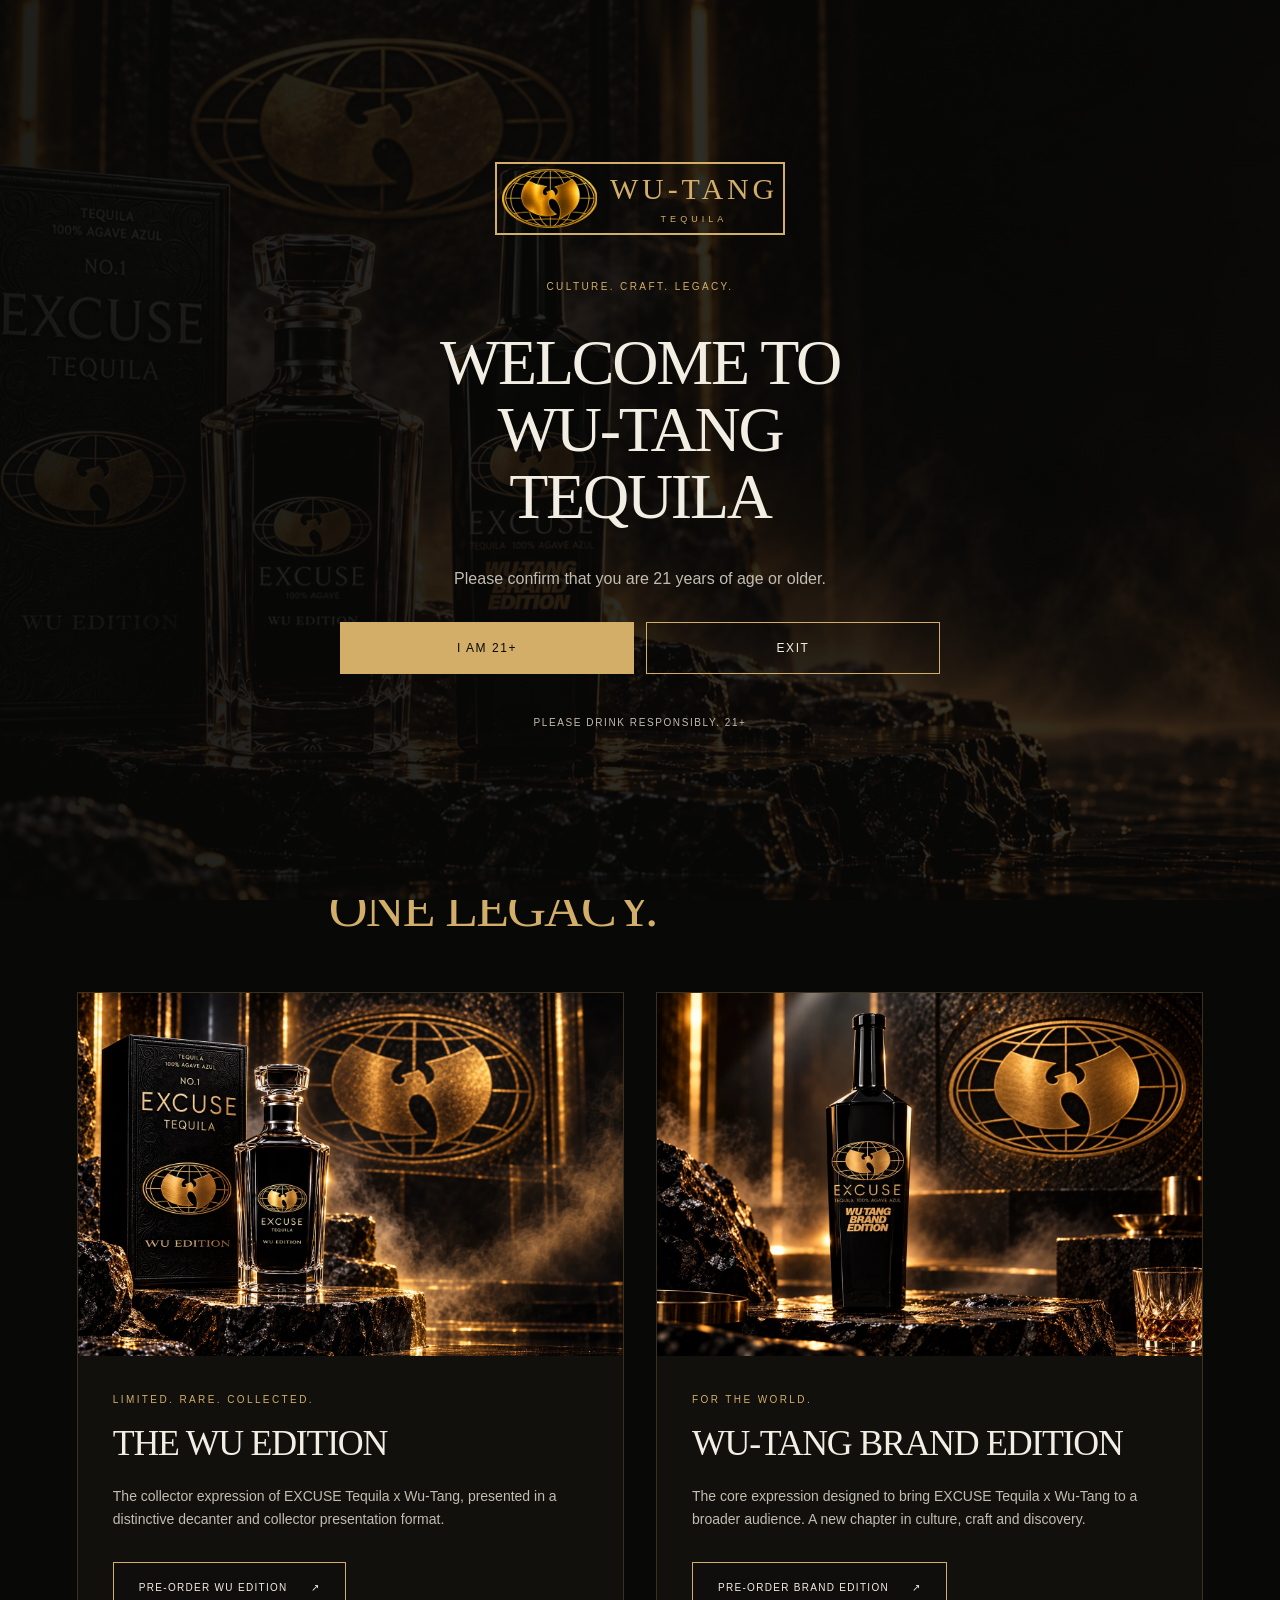
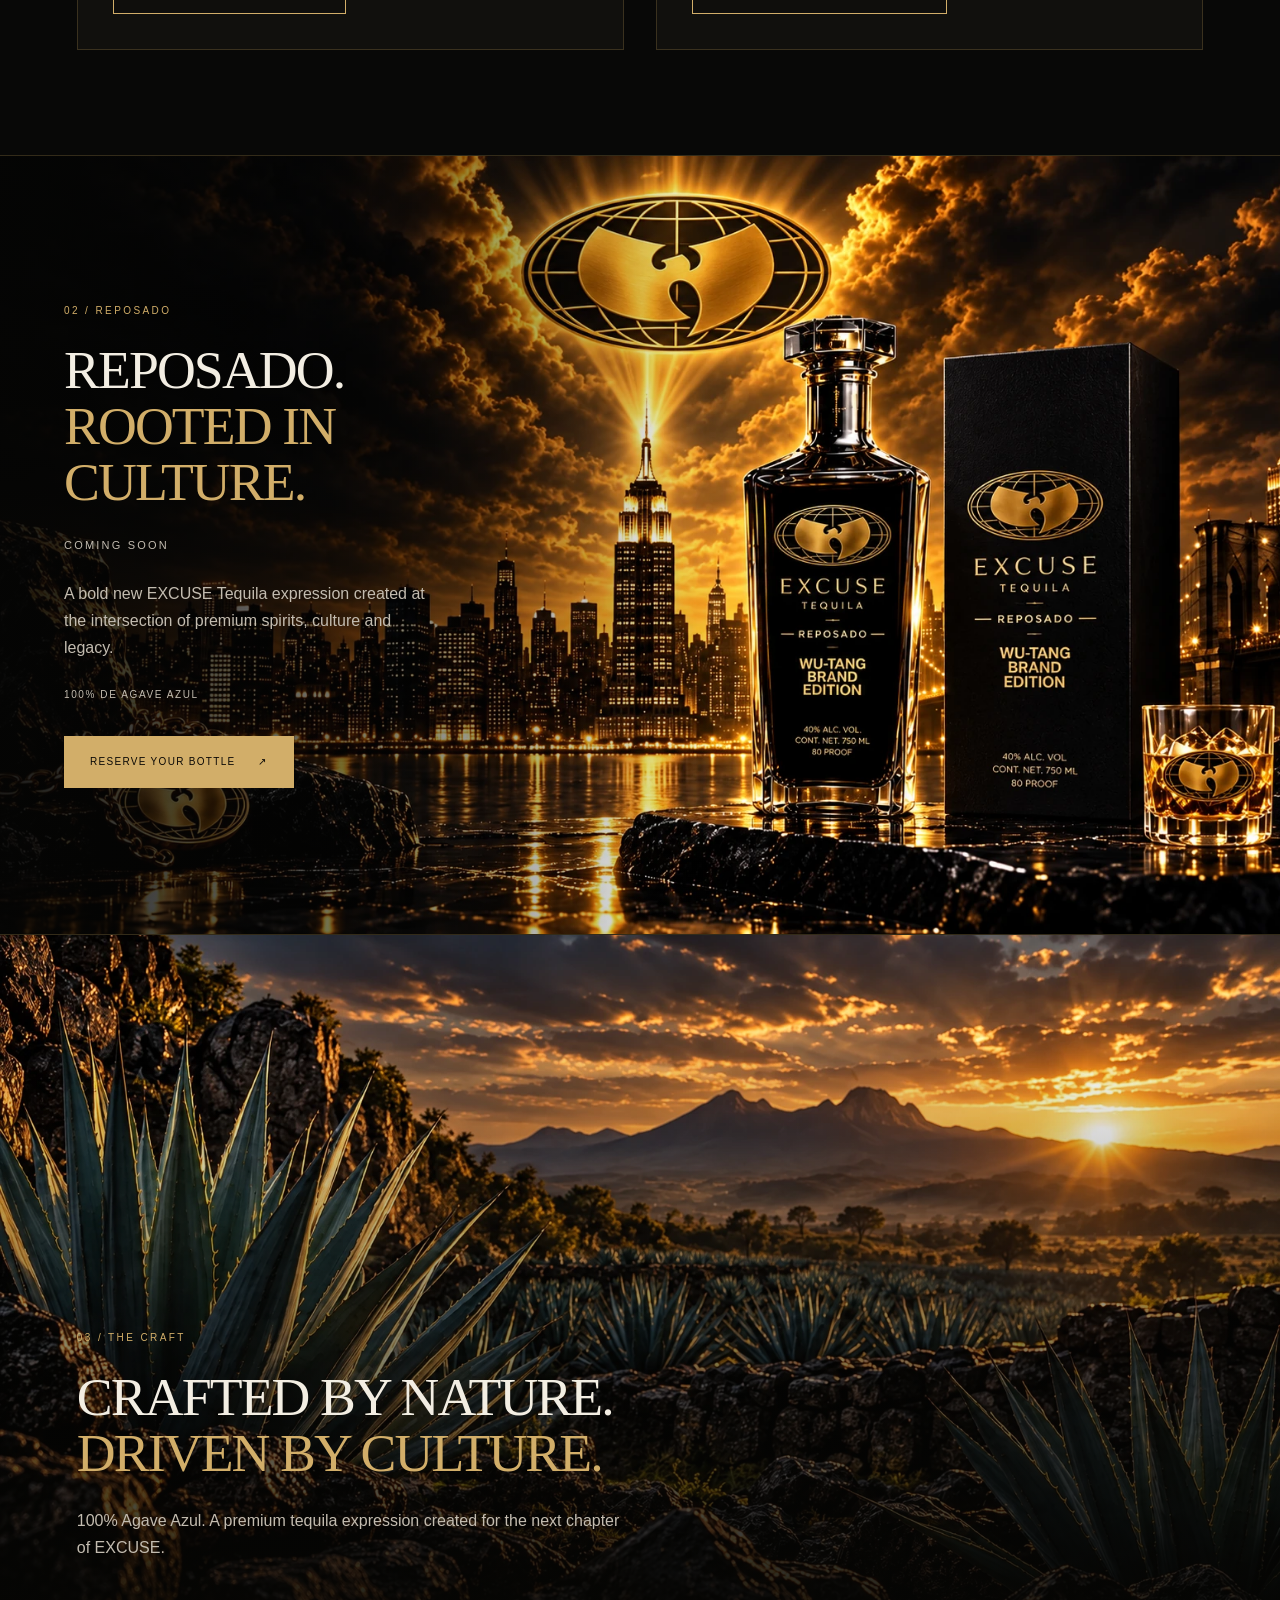
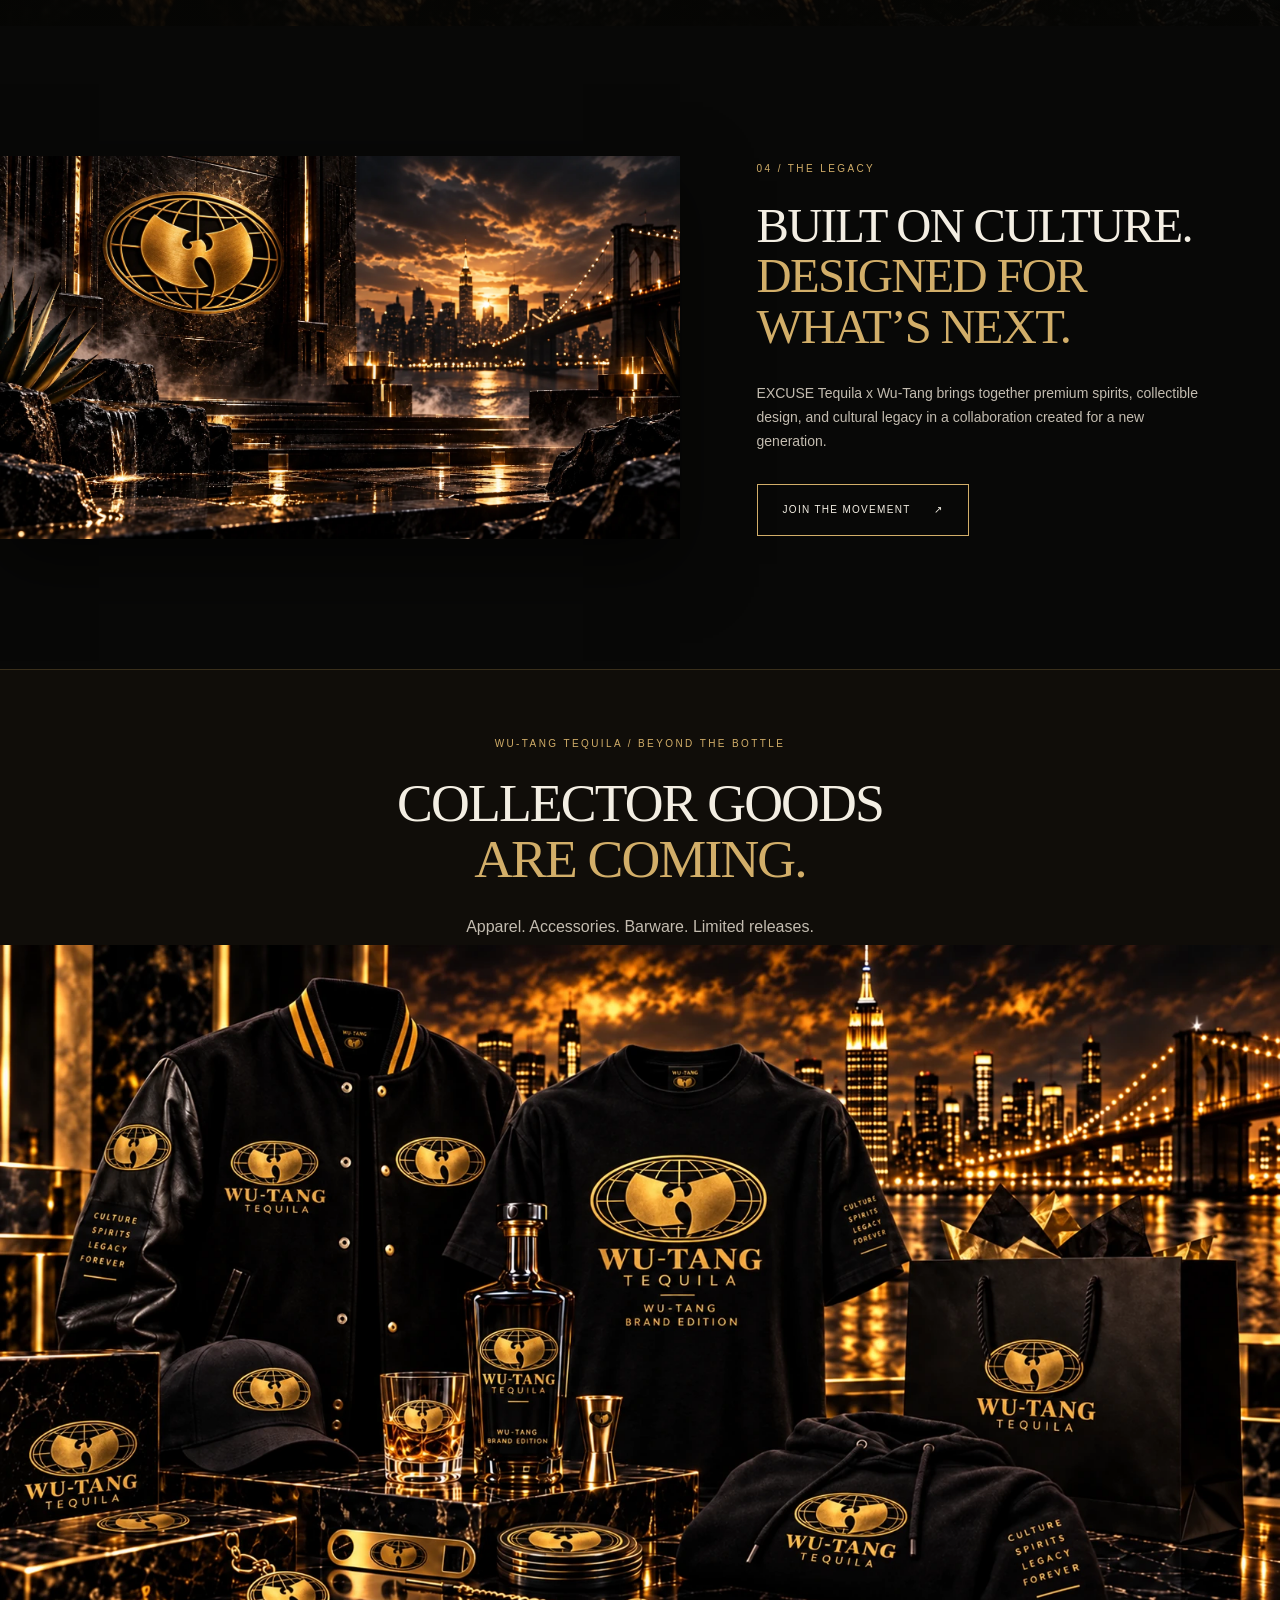
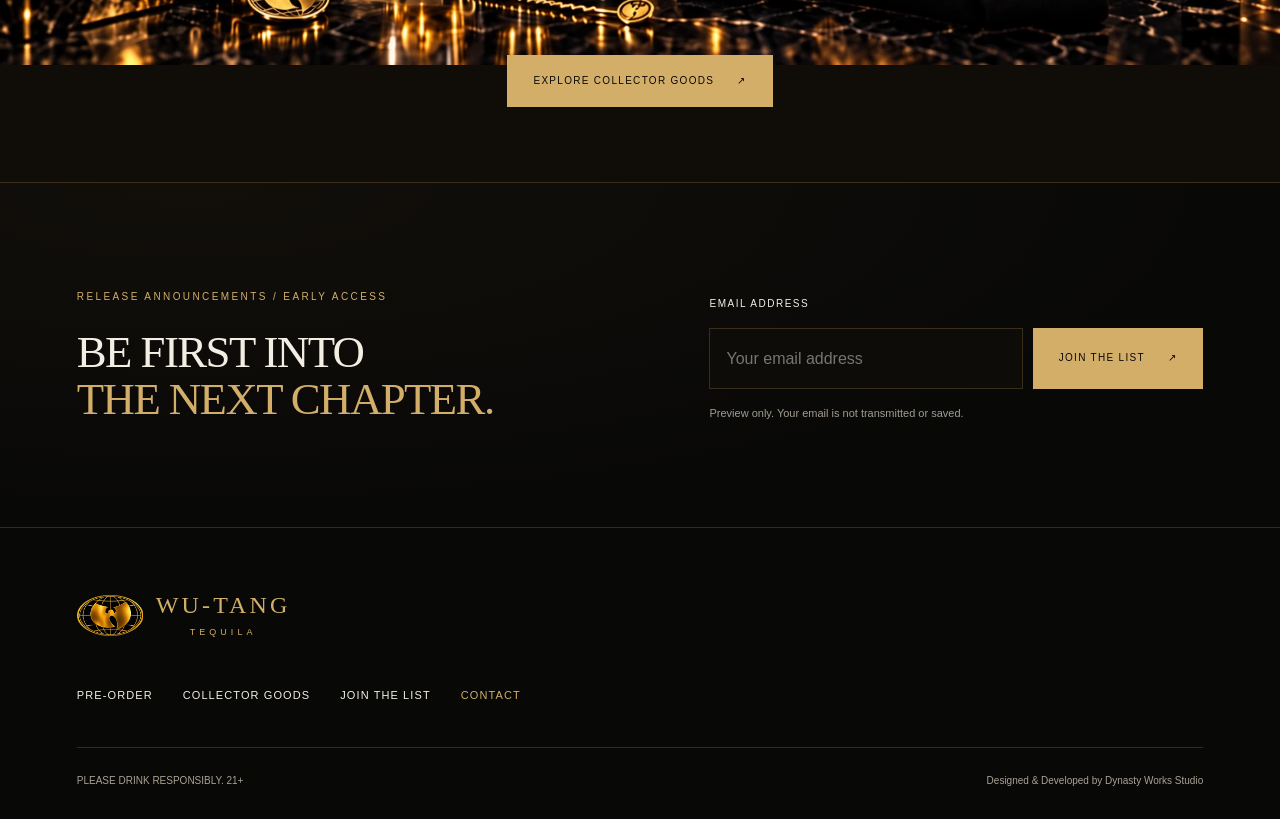
<file: index.html>
<!doctype html><html lang="en"><head><meta charset="utf-8"><meta name="viewport" content="width=device-width,initial-scale=1"><meta name="description" content="Two expressions. One legacy. A cinematic world of culture, craft and collector design."><meta name="robots" content="noindex,nofollow"><meta property="og:title" content="WU-TANG TEQUILA | Culture. Craft. Legacy."><meta property="og:description" content="Two expressions. One legacy. A cinematic world of culture, craft and collector design."><meta property="og:image" content="assets/cinematic/hero-desktop.webp"><title>WU-TANG TEQUILA | Culture. Craft. Legacy.</title><link rel="icon" href="assets/cinematic/logo-desktop.webp"><link rel="preload" as="image" href="assets/cinematic/hero-desktop.webp"><link rel="stylesheet" href="styles.css"><script defer src="app.js"></script></head><body><a class="skip" href="#main">Skip to content</a><header class="header"><a class="brand" href="./" aria-label="Wu-Tang Tequila home"><img src="assets/cinematic/logo-desktop.webp" width="160" height="101" alt="Approved Wu-Tang emblem"><span>WU-TANG<small>TEQUILA</small></span></a><button class="menu-toggle" aria-controls="navigation" aria-expanded="false" aria-label="Open navigation"><span></span><span></span></button><nav id="navigation" aria-label="Main navigation"><a href="#collection">THE COLLECTION</a><a href="#craft">THE CRAFT</a><a href="#legacy">THE LEGACY</a><a href="collector-goods/">COLLECTOR GOODS</a><a href="#preorder">PRE-ORDER</a></nav></header><main id="main"><section id="home" class="hero immersive"><picture class="scene"><source media="(max-width:900px)" srcset="assets/cinematic/hero-mobile-mobile.webp 900w, assets/cinematic/hero-mobile-desktop.webp 1024w" sizes="100vw"><img src="assets/cinematic/hero-desktop.webp" srcset="assets/cinematic/hero-tablet.webp 1200w, assets/cinematic/hero-desktop.webp 1672w" sizes="100vw" width="1672" height="941" alt="Collector decanter, presentation box and Brand Edition bottle on reflective obsidian" fetchpriority=high decoding="async"></picture><div class="hero-copy"><p class="eyebrow">EXCUSE TEQUILA × WU-TANG</p><h1>MORE THAN<br>TEQUILA.<em>IT’S A MOVEMENT.</em></h1><p class="strap">TWO EDITIONS. ONE LEGACY.</p><p class="body-copy">A collector expression and a bold brand edition, united by culture, craft, and legacy.</p><div class="actions"><a class="button" href="#preorder">PRE-ORDER <span>↗</span></a><a class="button outline" href="#collection">EXPLORE THE EDITIONS</a></div></div><div class="scene-caption"><span>100% AGAVE AZUL · CULTURE IN EVERY POUR</span><a href="#collection">DISCOVER THE COLLECTION ↓</a></div></section>
<section id="collection" class="collection section"><div class="section-heading"><p class="eyebrow">01 / THE COLLECTION</p><h2>TWO EXPRESSIONS.<br><em>ONE LEGACY.</em></h2><p>Distinct expressions.<br>A shared cultural legacy.</p></div><div class="editions"><article class="edition"><picture class="scene"><source media="(max-width:900px)" srcset="assets/cinematic/wu-edition-mobile.webp 900w, assets/cinematic/wu-edition-desktop.webp 1536w" sizes="100vw"><img src="assets/cinematic/wu-edition-desktop.webp" srcset="assets/cinematic/wu-edition-tablet.webp 1200w, assets/cinematic/wu-edition-desktop.webp 1536w" sizes="100vw" width="1536" height="1024" alt="THE WU EDITION" loading=lazy decoding="async"></picture><div class="edition-copy"><p class="eyebrow">LIMITED. RARE. COLLECTED.</p><h3>THE WU EDITION</h3><p>The collector expression of EXCUSE Tequila x Wu-Tang, presented in a distinctive decanter and collector presentation format.</p><button class="button outline" data-interest="WU Edition">PRE-ORDER WU EDITION<span aria-hidden="true">↗</span></button></div></article><article class="edition"><picture class="scene"><source media="(max-width:900px)" srcset="assets/cinematic/brand-edition-mobile.webp 900w, assets/cinematic/brand-edition-desktop.webp 1536w" sizes="100vw"><img src="assets/cinematic/brand-edition-desktop.webp" srcset="assets/cinematic/brand-edition-tablet.webp 1200w, assets/cinematic/brand-edition-desktop.webp 1536w" sizes="100vw" width="1536" height="1024" alt="WU-TANG BRAND EDITION" loading=lazy decoding="async"></picture><div class="edition-copy"><p class="eyebrow">FOR THE WORLD.</p><h3>WU-TANG BRAND EDITION</h3><p>The core expression designed to bring EXCUSE Tequila x Wu-Tang to a broader audience. A new chapter in culture, craft and discovery.</p><button class="button outline" data-interest="WU-TANG Brand Edition">PRE-ORDER BRAND EDITION<span aria-hidden="true">↗</span></button></div></article></div></section><section id="preorder" class="reposado immersive"><picture class="scene"><source media="(max-width:900px)" srcset="assets/cinematic/reposado-mobile-mobile.webp 900w, assets/cinematic/reposado-mobile-desktop.webp 1024w" sizes="100vw"><img src="assets/cinematic/reposado-desktop.webp" srcset="assets/cinematic/reposado-tablet.webp 1200w, assets/cinematic/reposado-desktop.webp 1672w" sizes="100vw" width="1672" height="941" alt="Reposado bottle and collector box overlooking the Empire State Building" loading=lazy decoding="async"></picture><div class="reposado-copy"><p class="eyebrow">02 / REPOSADO</p><h2>REPOSADO.<br><em>ROOTED IN<br>CULTURE.</em></h2><p class="strap">COMING SOON</p><p>A bold new EXCUSE Tequila expression created at the intersection of premium spirits, culture and legacy.</p><p class="micro">100% DE AGAVE AZUL</p><button class="button " data-interest="Reposado">RESERVE YOUR BOTTLE<span aria-hidden="true">↗</span></button></div></section><section id="craft" class="craft immersive"><picture class="scene"><source media="(max-width:900px)" srcset="assets/cinematic/agave-mobile.webp 900w, assets/cinematic/agave-desktop.webp 1672w" sizes="100vw"><img src="assets/cinematic/agave-desktop.webp" srcset="assets/cinematic/agave-tablet.webp 1200w, assets/cinematic/agave-desktop.webp 1672w" sizes="100vw" width="1672" height="941" alt="Blue agave fields and volcanic stone at golden sunset" loading=lazy decoding="async"></picture><div class="craft-copy"><p class="eyebrow">03 / THE CRAFT</p><h2>CRAFTED BY NATURE.<br><em>DRIVEN BY CULTURE.</em></h2><p>100% Agave Azul. A premium tequila expression created for the next chapter of EXCUSE.</p></div></section><section id="legacy" class="legacy section"><picture class="scene"><source media="(max-width:900px)" srcset="assets/cinematic/legacy-mobile.webp 900w, assets/cinematic/legacy-desktop.webp 1672w" sizes="100vw"><img src="assets/cinematic/legacy-desktop.webp" srcset="assets/cinematic/legacy-tablet.webp 1200w, assets/cinematic/legacy-desktop.webp 1672w" sizes="100vw" width="1672" height="941" alt="Gold-lit architecture, oval emblem and New York waterfront" loading=lazy decoding="async"></picture><div class="legacy-copy"><p class="eyebrow">04 / THE LEGACY</p><h2>BUILT ON CULTURE.<br><em>DESIGNED FOR<br>WHAT’S NEXT.</em></h2><p>EXCUSE Tequila x Wu-Tang brings together premium spirits, collectible design, and cultural legacy in a collaboration created for a new generation.</p><a class="button outline" href="#signup">JOIN THE MOVEMENT <span>↗</span></a></div></section><section class="teaser"><div class="teaser-heading"><p class="eyebrow">WU-TANG TEQUILA / BEYOND THE BOTTLE</p><h2>COLLECTOR GOODS<br><em>ARE COMING.</em></h2><p>Apparel. Accessories. Barware. Limited releases.</p></div><picture class="scene"><source media="(max-width:900px)" srcset="assets/cinematic/goods-campaign-mobile.webp 900w, assets/cinematic/goods-campaign-desktop.webp 1672w" sizes="100vw"><img src="assets/cinematic/goods-campaign-desktop.webp" srcset="assets/cinematic/goods-campaign-tablet.webp 1200w, assets/cinematic/goods-campaign-desktop.webp 1672w" sizes="100vw" width="1672" height="941" alt="Collector apparel, accessories and barware capsule campaign" loading=lazy decoding="async"></picture><a class="button teaser-cta" href="collector-goods/">EXPLORE COLLECTOR GOODS <span>↗</span></a></section><section id="signup" class="section signup"><div><p class="eyebrow">RELEASE ANNOUNCEMENTS / EARLY ACCESS</p><h2>BE FIRST INTO<br><em>THE NEXT CHAPTER.</em></h2></div><form id="signup-form"><label for="signup-email">EMAIL ADDRESS</label><div class="signup-row"><input id="signup-email" type="email" autocomplete="email" placeholder="Your email address" required><button class="button">JOIN THE LIST <span>↗</span></button></div><p class="preview-note">Preview only. Your email is not transmitted or saved.</p><p id="signup-status" role="status"></p></form></section></main><footer><a class="brand" href="./" aria-label="Wu-Tang Tequila home"><img src="assets/cinematic/logo-desktop.webp" width="160" height="101" alt="Approved Wu-Tang emblem"><span>WU-TANG<small>TEQUILA</small></span></a><nav aria-label="Footer"><a href="#preorder">PRE-ORDER</a><a href="collector-goods/">COLLECTOR GOODS</a><a href="#signup">JOIN THE LIST</a><button class="text-button" data-interest="General enquiry">CONTACT</button></nav><div class="footer-bottom"><span>PLEASE DRINK RESPONSIBLY. 21+</span><span>Designed &amp; Developed by Dynasty Works Studio</span></div></footer><dialog id="age-gate" aria-labelledby="age-title"><div class="age-content"><a class="brand" href="./" aria-label="Wu-Tang Tequila home"><img src="assets/cinematic/logo-desktop.webp" width="160" height="101" alt="Approved Wu-Tang emblem"><span>WU-TANG<small>TEQUILA</small></span></a><p class="eyebrow">CULTURE. CRAFT. LEGACY.</p><h2 id="age-title">WELCOME TO<br>WU-TANG<br>TEQUILA</h2><p>Please confirm that you are 21 years of age or older.</p><div class="actions"><button class="button" id="age-accept">I AM 21+</button><button class="button outline" id="age-exit">EXIT</button></div><p class="responsible">PLEASE DRINK RESPONSIBLY. 21+</p></div></dialog><dialog id="interest" aria-labelledby="interest-title"><button class="close" aria-label="Close interest form">×</button><div id="interest-fields"><p class="eyebrow">RELEASE UPDATES / EARLY ACCESS</p><h2 id="interest-title">GET FIRST ACCESS.</h2><p>Register for release information and availability updates from WU-TANG TEQUILA.</p><form id="interest-form"><div class="field-pair"><label>First Name<input name="firstName" autocomplete="given-name" required></label><label>Last Name<input name="lastName" autocomplete="family-name" required></label></div><label>Email<input name="email" type="email" autocomplete="email" required></label><label>Mobile Number <span>(optional)</span><input name="mobile" type="tel" autocomplete="tel"></label><fieldset><legend>Interested In</legend><div class="choices"><label><input type="checkbox" name="interests" value="Heavyweight Tee">Heavyweight Tee</label><label><input type="checkbox" name="interests" value="Collector Hoodie">Collector Hoodie</label><label><input type="checkbox" name="interests" value="Varsity Jacket">Varsity Jacket</label><label><input type="checkbox" name="interests" value="Premium Crewneck">Premium Crewneck</label><label><input type="checkbox" name="interests" value="Structured Cap">Structured Cap</label><label><input type="checkbox" name="interests" value="Collector Beanie">Collector Beanie</label><label><input type="checkbox" name="interests" value="Collector Duffel">Collector Duffel</label><label><input type="checkbox" name="interests" value="Barware Collection">Barware Collection</label><label><input type="checkbox" name="interests" value="Collector Box">Collector Box</label><label><input type="checkbox" name="interests" value="All Releases">All Releases</label></div></fieldset><p id="selected-interest" class="eyebrow"></p><p class="preview-note">Preview only. Your information is not transmitted or saved.</p><button class="button" type="submit">JOIN THE LIST</button></form></div><div id="interest-success" hidden role="status"><p class="eyebrow">PREVIEW CONFIRMATION</p><h2>YOU’RE ON THE LIST.</h2><p>This demonstrates the signup confirmation. Your information has not been transmitted or saved.</p><button class="button" data-close>CLOSE</button></div></dialog></body></html>
</file>
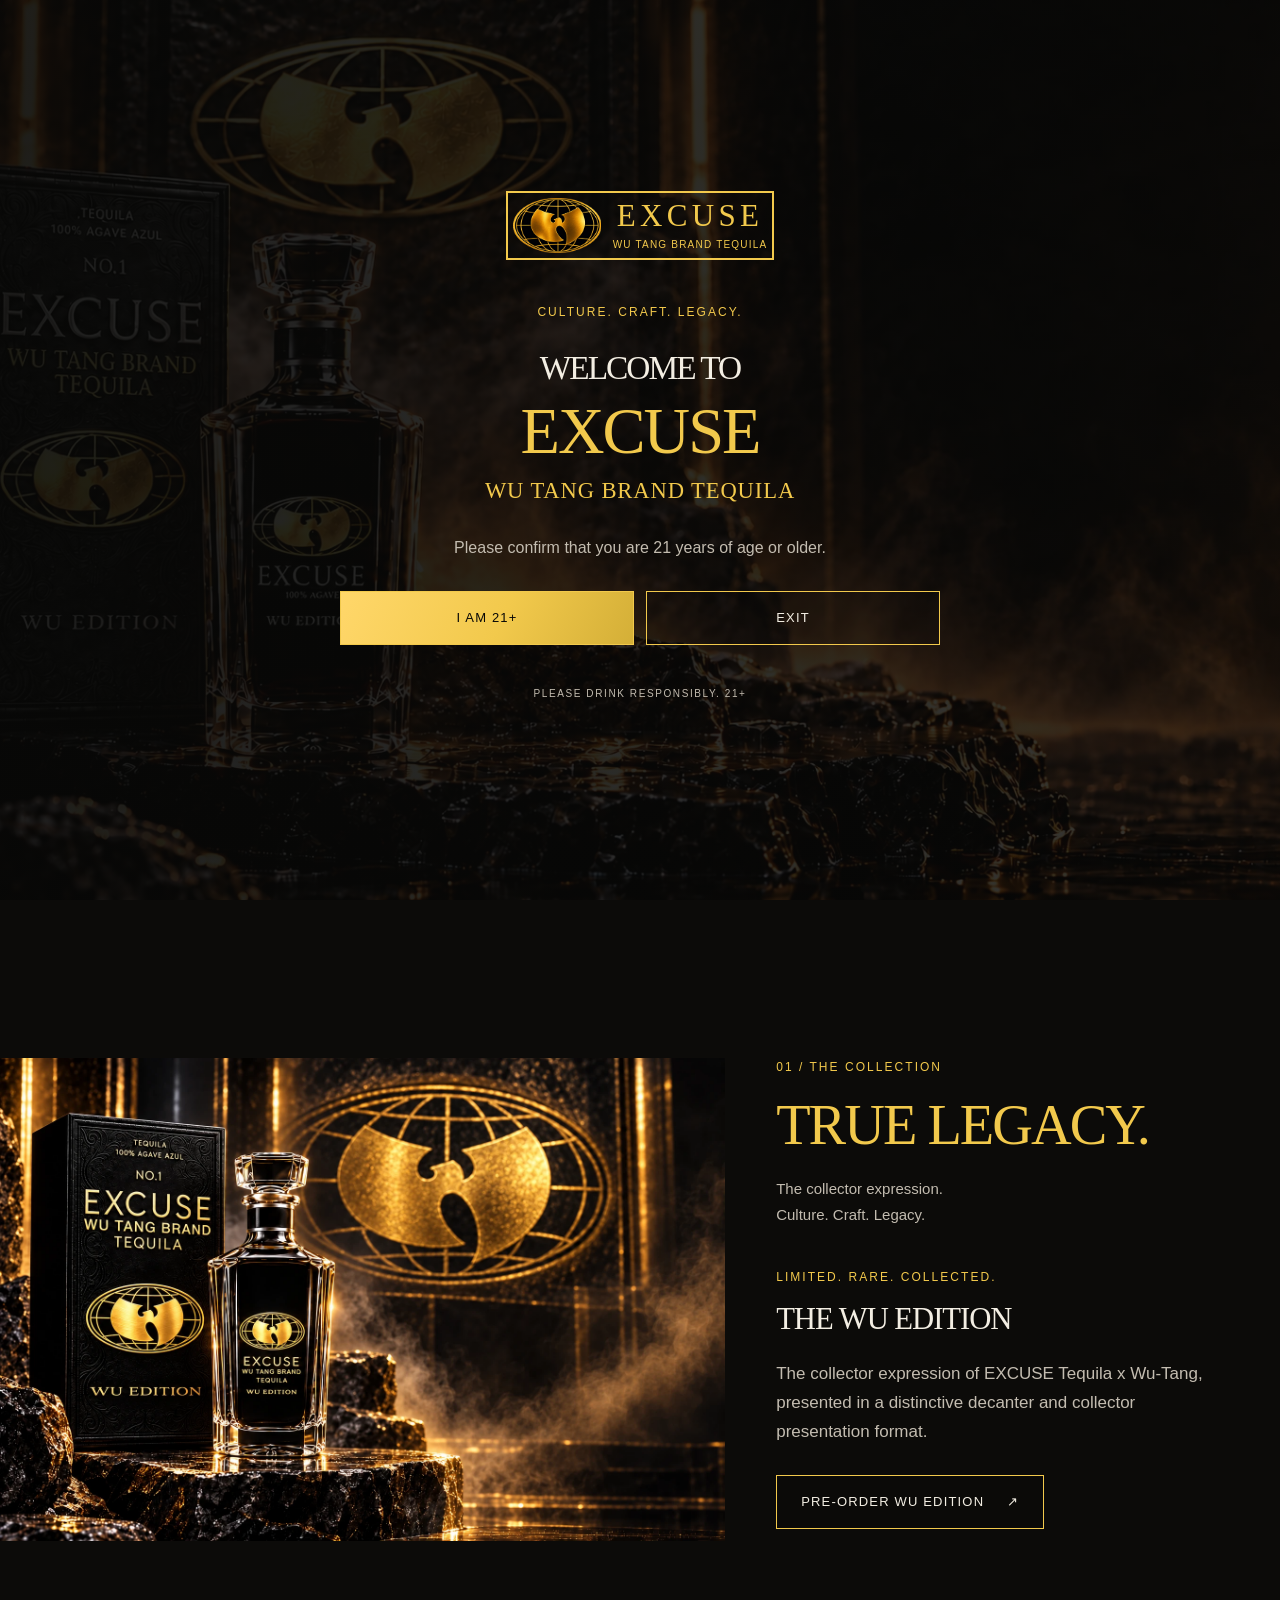
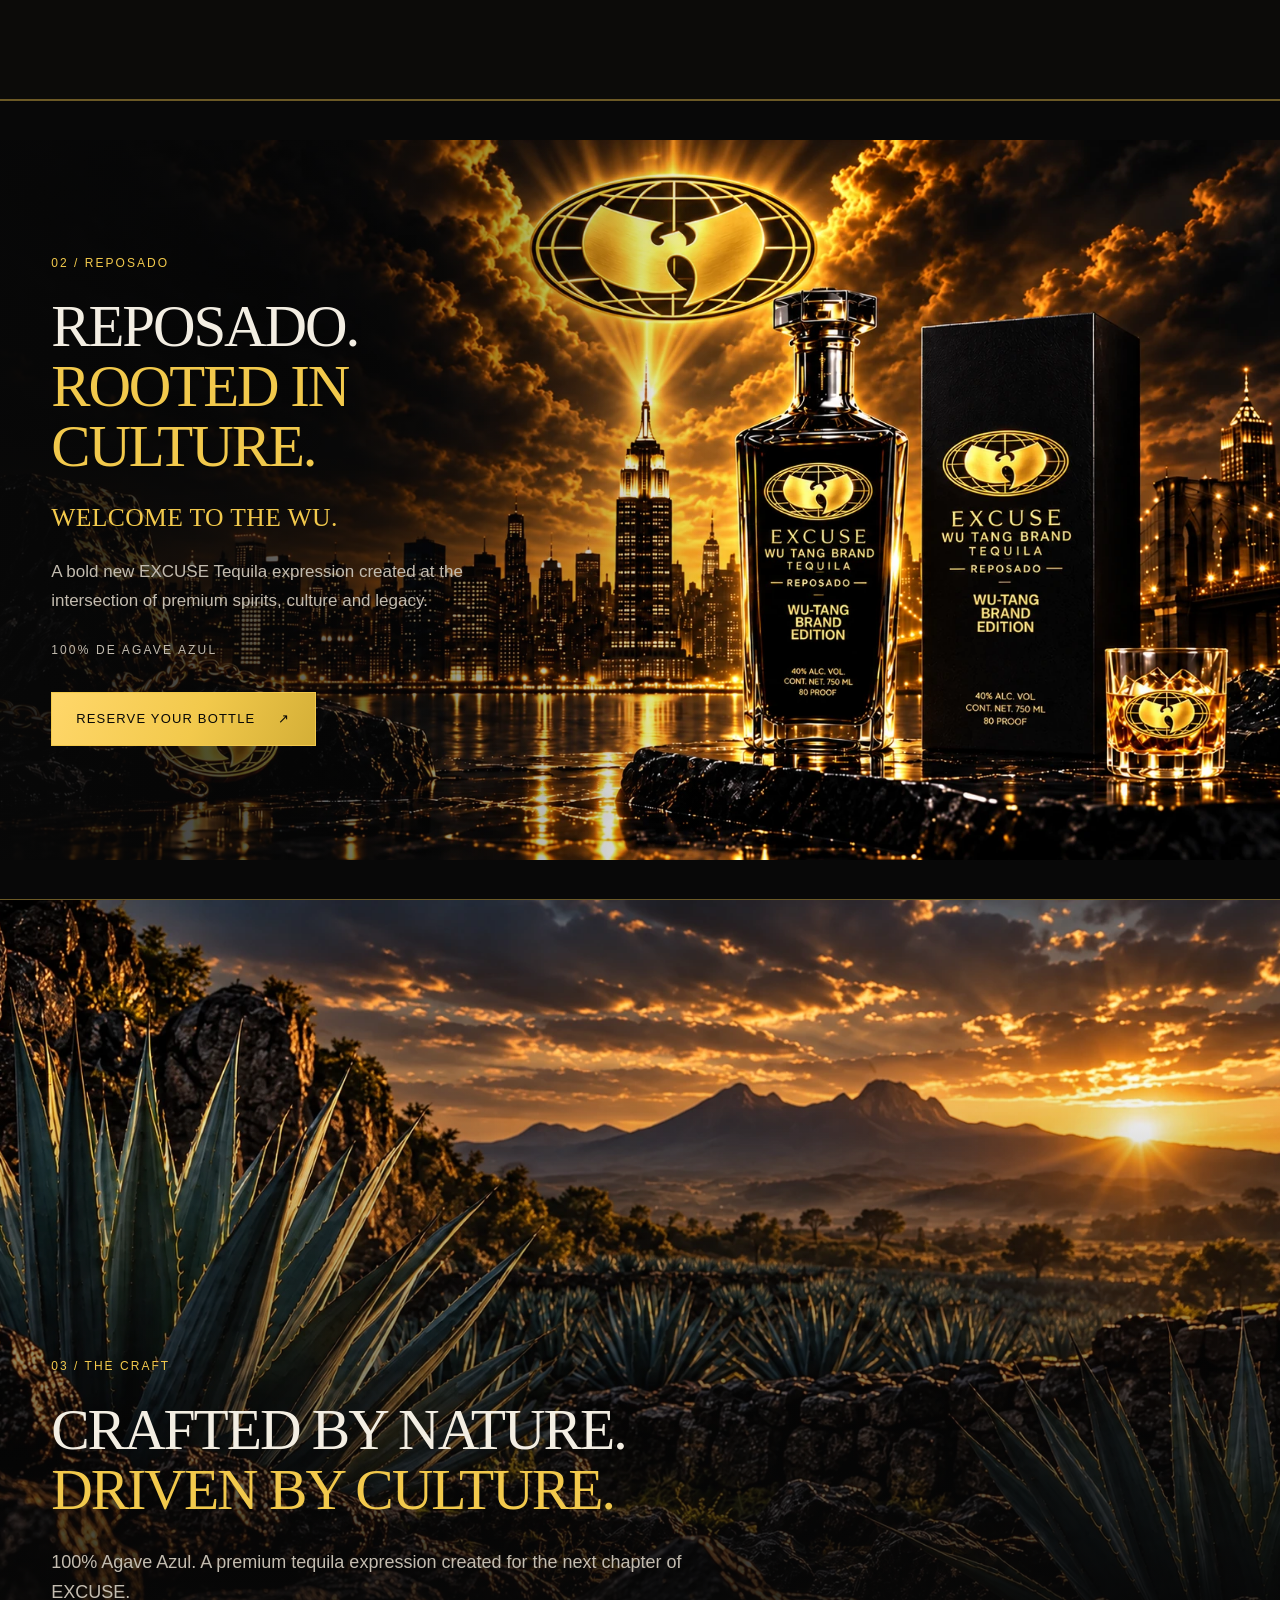
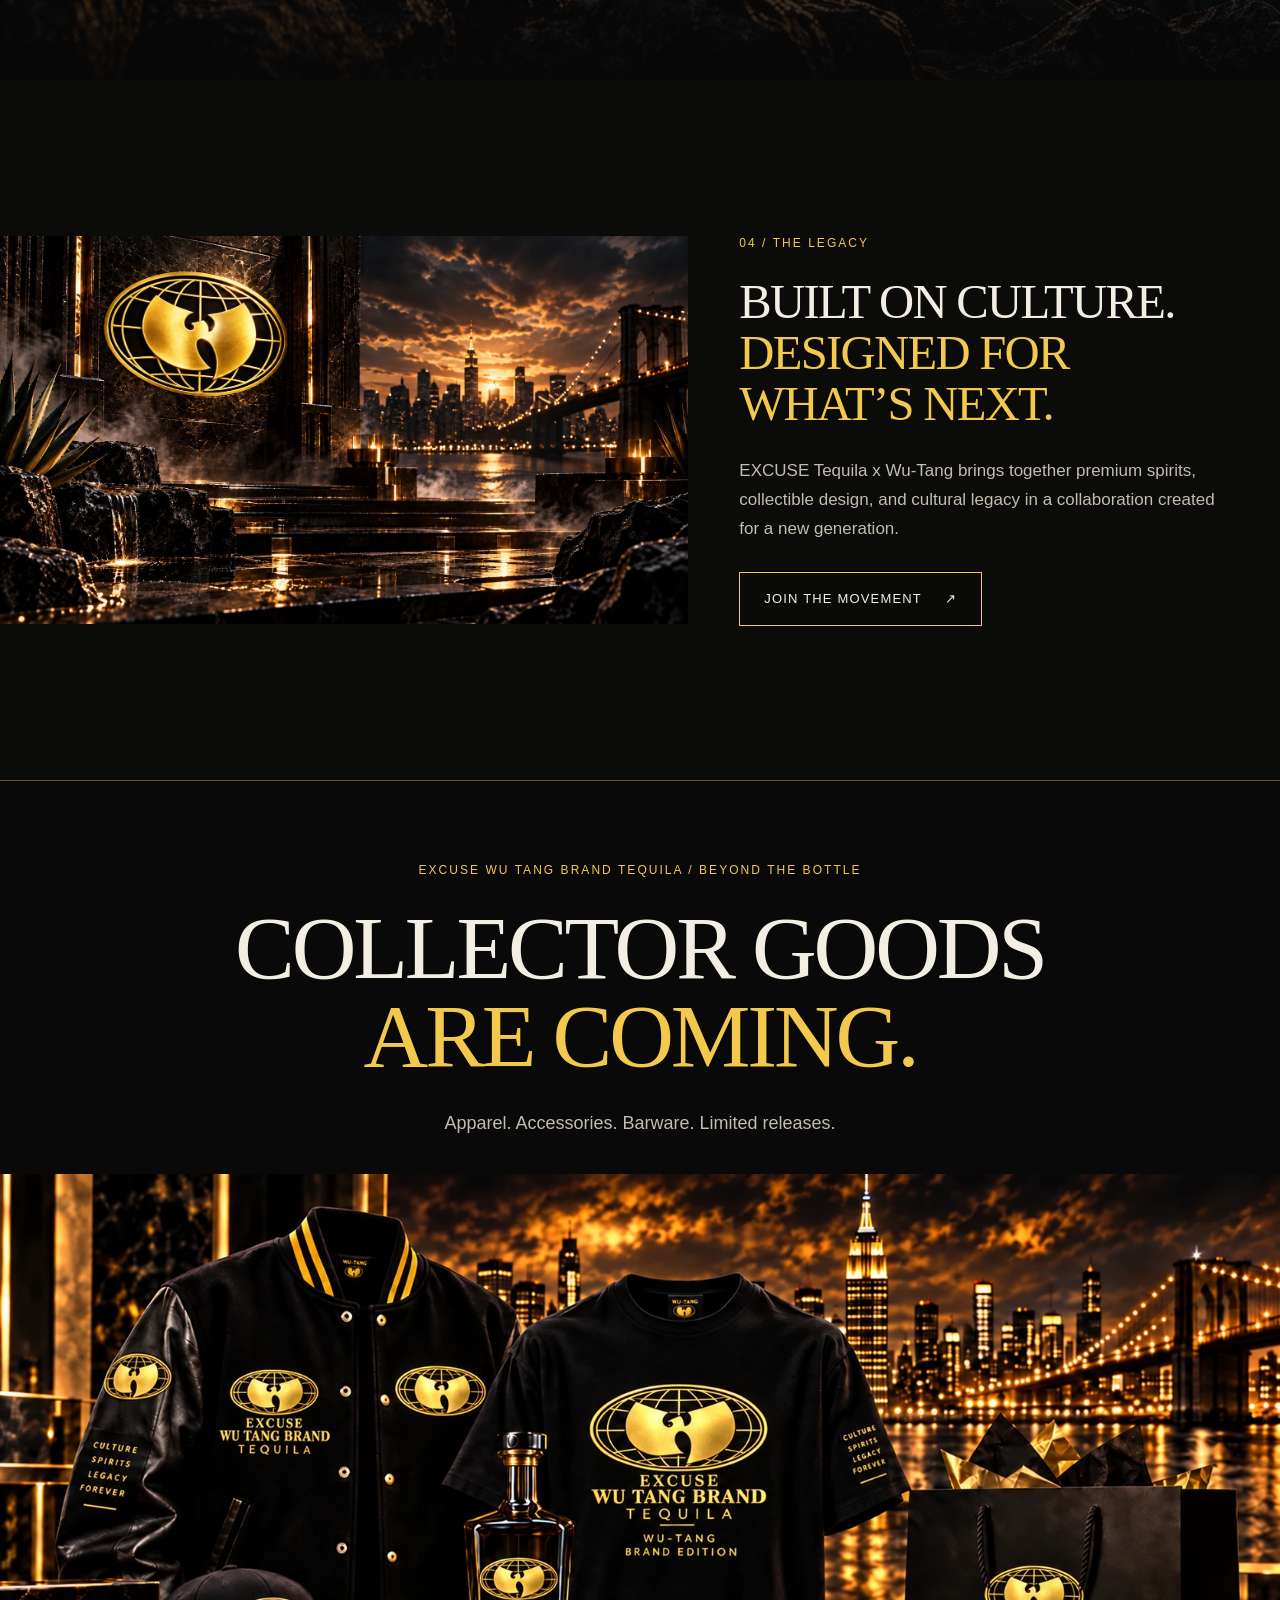
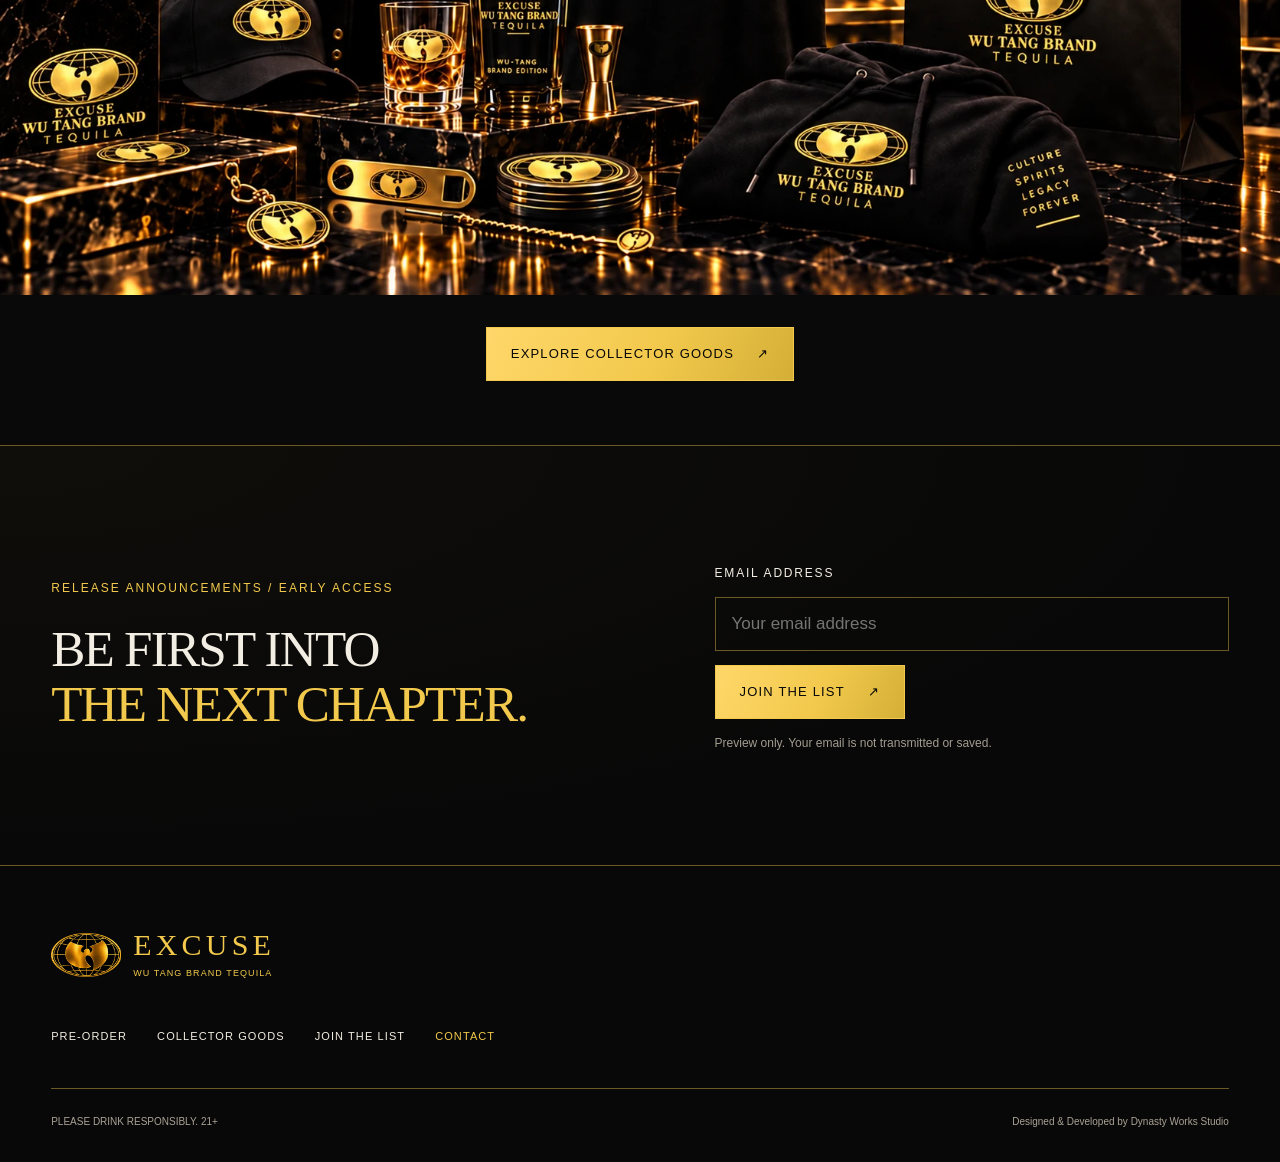
<file: client-revision/index.html>
<!doctype html><html lang="en"><head><meta charset="utf-8"><meta name="viewport" content="width=device-width,initial-scale=1"><meta name="description" content="Two expressions. One legacy. A cinematic world of culture, craft and collector design."><meta name="robots" content="noindex,nofollow"><meta property="og:title" content="EXCUSE WU TANG BRAND TEQUILA | Culture. Craft. Legacy."><meta property="og:description" content="Two expressions. One legacy. A cinematic world of culture, craft and collector design."><meta property="og:image" content="https://ernestyearby-svg.github.io/wutang-tequila-review/client-revision/assets/bright-gold/hero-desktop.webp"><meta property="og:site_name" content="EXCUSE WU TANG BRAND TEQUILA"><meta name="theme-color" content="#080807"><meta name="twitter:card" content="summary_large_image"><meta name="twitter:title" content="EXCUSE WU TANG BRAND TEQUILA | Culture. Craft. Legacy."><meta name="twitter:description" content="Two expressions. One legacy. A cinematic world of culture, craft and collector design."><title>EXCUSE WU TANG BRAND TEQUILA | Culture. Craft. Legacy.</title><link rel="icon" href="assets/bright-gold/logo-desktop.webp"><link rel="preload" as="image" href="assets/bright-gold/hero-desktop.webp"><link rel="stylesheet" href="styles.css"><script defer src="app.js"></script><link rel="stylesheet" href="homepage-layout.css"></head><body class="homepage"><a class="skip" href="#main">Skip to content</a><header class="header"><a class="brand" href="./" aria-label="EXCUSE WU TANG BRAND TEQUILA home"><img src="assets/bright-gold/logo-desktop.webp" width="160" height="101" alt="Approved Wu-Tang emblem"><span>EXCUSE<small>WU TANG BRAND TEQUILA</small></span></a><button class="menu-toggle" aria-controls="navigation" aria-expanded="false" aria-label="Open navigation"><span></span><span></span></button><nav id="navigation" aria-label="Main navigation"><a href="#collection">THE COLLECTION</a><a href="#craft">THE CRAFT</a><a href="#legacy">THE LEGACY</a><a href="collector-goods/">COLLECTOR GOODS</a><a href="#preorder">PRE-ORDER</a></nav></header><main id="main"><section id="home" class="hero immersive"><picture class="scene"><source media="(max-width:900px)" srcset="assets/bright-gold/hero-mobile-mobile.webp 900w, assets/bright-gold/hero-mobile-desktop.webp 1024w" sizes="100vw"><img src="assets/bright-gold/hero-desktop.webp" srcset="assets/bright-gold/hero-tablet.webp 1200w, assets/bright-gold/hero-desktop.webp 1672w" sizes="100vw" width="1672" height="941" alt="WU Edition collector decanter and presentation box on reflective obsidian" fetchpriority=high decoding="async"></picture><div class="hero-copy"><p class="eyebrow">EXCUSE WU TANG BRAND TEQUILA</p><h1>MORE THAN<br>TEQUILA.<em>IT’S A MOVEMENT.</em></h1><p class="strap">TRUE LEGACY.</p><p class="body-copy">A collector expression and a bold brand edition, united by culture, craft, and legacy.</p><div class="actions"><a class="button" href="#preorder">PRE-ORDER <span>↗</span></a><a class="button outline" href="#collection">EXPLORE THE EDITIONS</a></div></div><div class="scene-caption"><span>100% AGAVE AZUL · CULTURE IN EVERY POUR</span><a href="#collection">DISCOVER THE COLLECTION ↓</a></div></section>
<section id="collection" class="collection section"><div class="section-heading"><p class="eyebrow">01 / THE COLLECTION</p><h2><em>TRUE LEGACY.</em></h2><p>The collector expression.<br>Culture. Craft. Legacy.</p></div><div class="editions"><article class="edition"><picture class="scene"><source media="(max-width:900px)" srcset="assets/bright-gold/wu-edition-mobile.webp 900w, assets/bright-gold/wu-edition-desktop.webp 1536w" sizes="100vw"><img src="assets/bright-gold/wu-edition-desktop.webp" srcset="assets/bright-gold/wu-edition-tablet.webp 1200w, assets/bright-gold/wu-edition-desktop.webp 1536w" sizes="100vw" width="1536" height="1024" alt="THE WU EDITION" loading=lazy decoding="async"></picture><div class="edition-copy"><p class="eyebrow">LIMITED. RARE. COLLECTED.</p><h3>THE WU EDITION</h3><p>The collector expression of EXCUSE Tequila x Wu-Tang, presented in a distinctive decanter and collector presentation format.</p><button class="button outline" data-interest="WU Edition">PRE-ORDER WU EDITION<span aria-hidden="true">↗</span></button></div></article></div></section><section id="preorder" class="reposado immersive"><picture class="scene"><source media="(max-width:900px)" srcset="assets/bright-gold/reposado-mobile-mobile.webp 900w, assets/bright-gold/reposado-mobile-desktop.webp 1024w" sizes="100vw"><img src="assets/bright-gold/reposado-desktop.webp" srcset="assets/bright-gold/reposado-tablet.webp 1200w, assets/bright-gold/reposado-desktop.webp 1672w" sizes="100vw" width="1672" height="941" alt="Reposado bottle and collector box overlooking the Empire State Building" loading=lazy decoding="async"></picture><div class="reposado-copy"><p class="eyebrow">02 / REPOSADO</p><h2>REPOSADO.<br><em>ROOTED IN<br>CULTURE.</em></h2><p class="strap">WELCOME TO THE WU.</p><p>A bold new EXCUSE Tequila expression created at the intersection of premium spirits, culture and legacy.</p><p class="micro">100% DE AGAVE AZUL</p><button class="button " data-interest="Reposado">RESERVE YOUR BOTTLE<span aria-hidden="true">↗</span></button></div></section><section id="craft" class="craft immersive"><picture class="scene"><source media="(max-width:900px)" srcset="assets/bright-gold/agave-mobile.webp 900w, assets/bright-gold/agave-desktop.webp 1672w" sizes="100vw"><img src="assets/bright-gold/agave-desktop.webp" srcset="assets/bright-gold/agave-tablet.webp 1200w, assets/bright-gold/agave-desktop.webp 1672w" sizes="100vw" width="1672" height="941" alt="Blue agave fields and volcanic stone at golden sunset" loading=lazy decoding="async"></picture><div class="craft-copy"><p class="eyebrow">03 / THE CRAFT</p><h2>CRAFTED BY NATURE.<br><em>DRIVEN BY CULTURE.</em></h2><p>100% Agave Azul. A premium tequila expression created for the next chapter of EXCUSE.</p></div></section><section id="legacy" class="legacy section"><picture class="scene"><source media="(max-width:900px)" srcset="assets/bright-gold/legacy-mobile.webp 900w, assets/bright-gold/legacy-desktop.webp 1672w" sizes="100vw"><img src="assets/bright-gold/legacy-desktop.webp" srcset="assets/bright-gold/legacy-tablet.webp 1200w, assets/bright-gold/legacy-desktop.webp 1672w" sizes="100vw" width="1672" height="941" alt="Gold-lit architecture, oval emblem and New York waterfront" loading=lazy decoding="async"></picture><div class="legacy-copy"><p class="eyebrow">04 / THE LEGACY</p><h2>BUILT ON CULTURE.<br><em>DESIGNED FOR<br>WHAT’S NEXT.</em></h2><p>EXCUSE Tequila x Wu-Tang brings together premium spirits, collectible design, and cultural legacy in a collaboration created for a new generation.</p><a class="button outline" href="#signup">JOIN THE MOVEMENT <span>↗</span></a></div></section><section class="teaser"><div class="teaser-heading"><p class="eyebrow">EXCUSE WU TANG BRAND TEQUILA / BEYOND THE BOTTLE</p><h2>COLLECTOR GOODS<br><em>ARE COMING.</em></h2><p>Apparel. Accessories. Barware. Limited releases.</p></div><picture class="scene"><source media="(max-width:900px)" srcset="assets/bright-gold/goods-campaign-mobile.webp 900w, assets/bright-gold/goods-campaign-desktop.webp 1672w" sizes="100vw"><img src="assets/bright-gold/goods-campaign-desktop.webp" srcset="assets/bright-gold/goods-campaign-tablet.webp 1200w, assets/bright-gold/goods-campaign-desktop.webp 1672w" sizes="100vw" width="1672" height="941" alt="Collector apparel, accessories and barware capsule campaign" loading=lazy decoding="async"></picture><a class="button teaser-cta" href="collector-goods/">EXPLORE COLLECTOR GOODS <span>↗</span></a></section><section id="signup" class="section signup"><div><p class="eyebrow">RELEASE ANNOUNCEMENTS / EARLY ACCESS</p><h2>BE FIRST INTO<br><em>THE NEXT CHAPTER.</em></h2></div><form id="signup-form"><label for="signup-email">EMAIL ADDRESS</label><div class="signup-row"><input id="signup-email" type="email" autocomplete="email" placeholder="Your email address" required><button class="button">JOIN THE LIST <span>↗</span></button></div><p class="preview-note">Preview only. Your email is not transmitted or saved.</p><p id="signup-status" role="status"></p></form></section></main><footer><a class="brand" href="./" aria-label="EXCUSE WU TANG BRAND TEQUILA home"><img src="assets/bright-gold/logo-desktop.webp" width="160" height="101" alt="Approved Wu-Tang emblem"><span>EXCUSE<small>WU TANG BRAND TEQUILA</small></span></a><nav aria-label="Footer"><a href="#preorder">PRE-ORDER</a><a href="collector-goods/">COLLECTOR GOODS</a><a href="#signup">JOIN THE LIST</a><button class="text-button" data-interest="General enquiry">CONTACT</button></nav><div class="footer-bottom"><span>PLEASE DRINK RESPONSIBLY. 21+</span><span>Designed &amp; Developed by Dynasty Works Studio</span></div></footer><dialog id="age-gate" aria-labelledby="age-title"><div class="age-content"><a class="brand" href="./" aria-label="EXCUSE WU TANG BRAND TEQUILA home"><img src="assets/bright-gold/logo-desktop.webp" width="160" height="101" alt="Approved Wu-Tang emblem"><span>EXCUSE<small>WU TANG BRAND TEQUILA</small></span></a><p class="eyebrow">CULTURE. CRAFT. LEGACY.</p><h2 id="age-title"><span class="welcome-line">WELCOME TO</span><span class="age-brand">EXCUSE<small>WU TANG BRAND TEQUILA</small></span></h2><p>Please confirm that you are 21 years of age or older.</p><div class="actions"><button class="button" id="age-accept">I AM 21+</button><button class="button outline" id="age-exit">EXIT</button></div><p class="responsible">PLEASE DRINK RESPONSIBLY. 21+</p></div></dialog><dialog id="interest" aria-labelledby="interest-title"><button class="close" aria-label="Close interest form">×</button><div id="interest-fields"><p class="eyebrow">RELEASE UPDATES / EARLY ACCESS</p><h2 id="interest-title">GET FIRST ACCESS.</h2><p>Register for release information and availability updates from EXCUSE WU TANG BRAND TEQUILA.</p><form id="interest-form"><div class="field-pair"><label>First Name<input name="firstName" autocomplete="given-name" required></label><label>Last Name<input name="lastName" autocomplete="family-name" required></label></div><label>Email<input name="email" type="email" autocomplete="email" required></label><label>Mobile Number <span>(optional)</span><input name="mobile" type="tel" autocomplete="tel"></label><fieldset><legend>Interested In</legend><div class="choices"><label><input type="checkbox" name="interests" value="Heavyweight Tee">Heavyweight Tee</label><label><input type="checkbox" name="interests" value="Collector Hoodie">Collector Hoodie</label><label><input type="checkbox" name="interests" value="Varsity Jacket">Varsity Jacket</label><label><input type="checkbox" name="interests" value="Premium Crewneck">Premium Crewneck</label><label><input type="checkbox" name="interests" value="Structured Cap">Structured Cap</label><label><input type="checkbox" name="interests" value="Collector Beanie">Collector Beanie</label><label><input type="checkbox" name="interests" value="Collector Duffel">Collector Duffel</label><label><input type="checkbox" name="interests" value="Barware Collection">Barware Collection</label><label><input type="checkbox" name="interests" value="Collector Box">Collector Box</label><label><input type="checkbox" name="interests" value="All Releases">All Releases</label></div></fieldset><p id="selected-interest" class="eyebrow"></p><p class="preview-note">Preview only. Your information is not transmitted or saved.</p><button class="button" type="submit">JOIN THE LIST</button></form></div><div id="interest-success" hidden role="status"><p class="eyebrow">PREVIEW CONFIRMATION</p><h2>YOU’RE ON THE LIST.</h2><p>This demonstrates the signup confirmation. Your information has not been transmitted or saved.</p><button class="button" data-close>CLOSE</button></div></dialog></body></html>
</file>
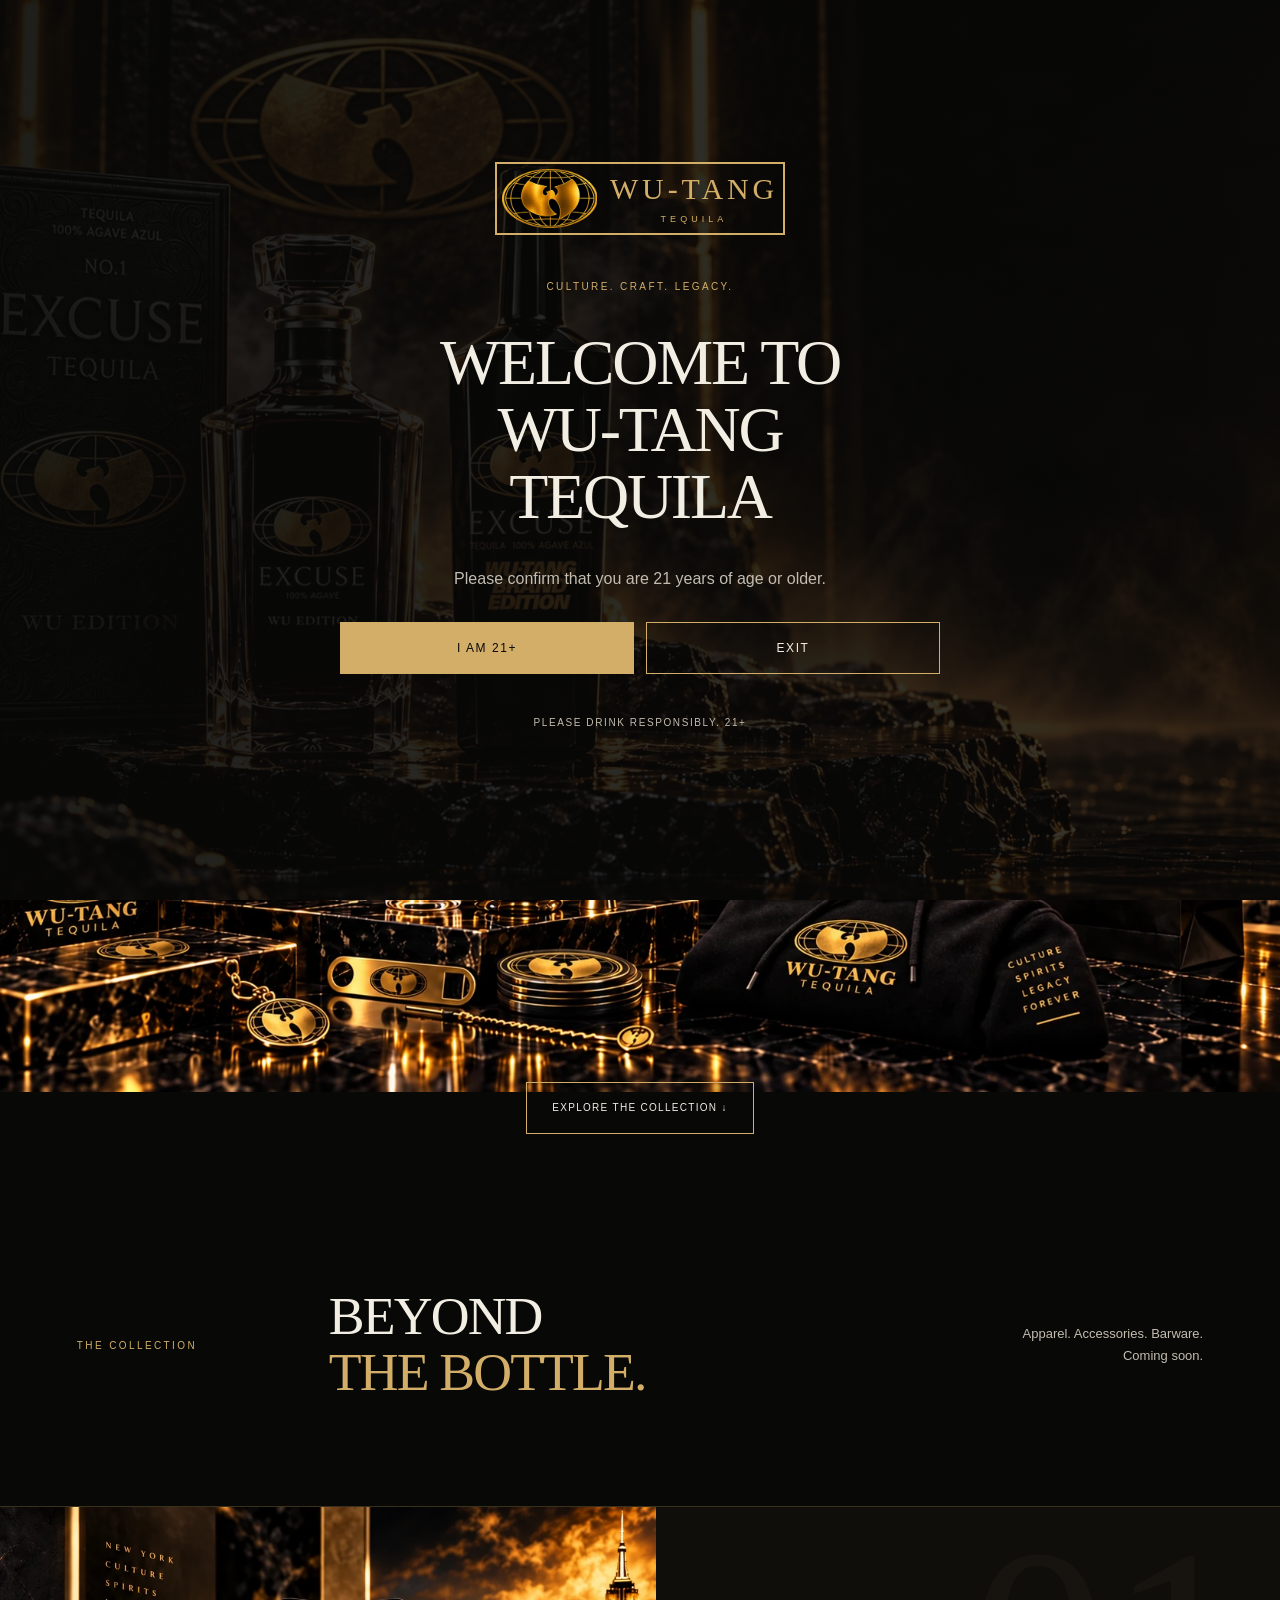
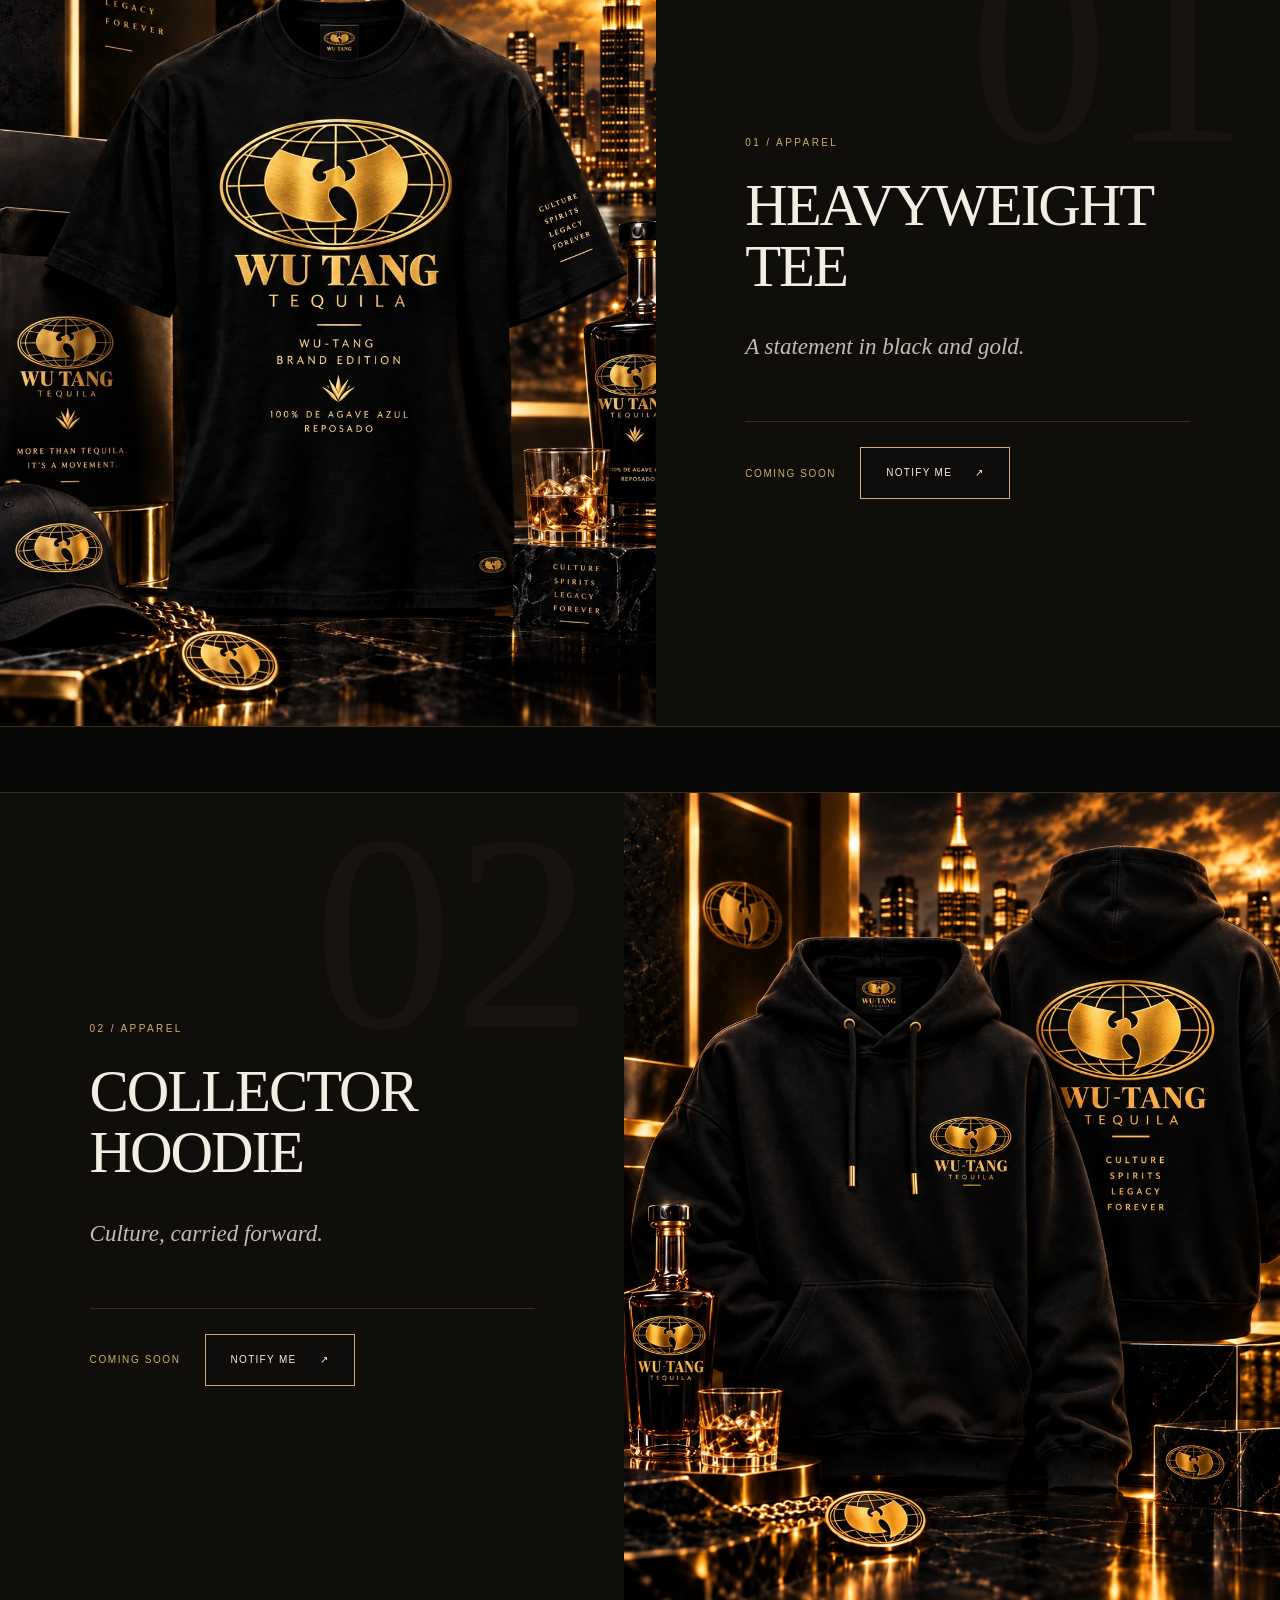
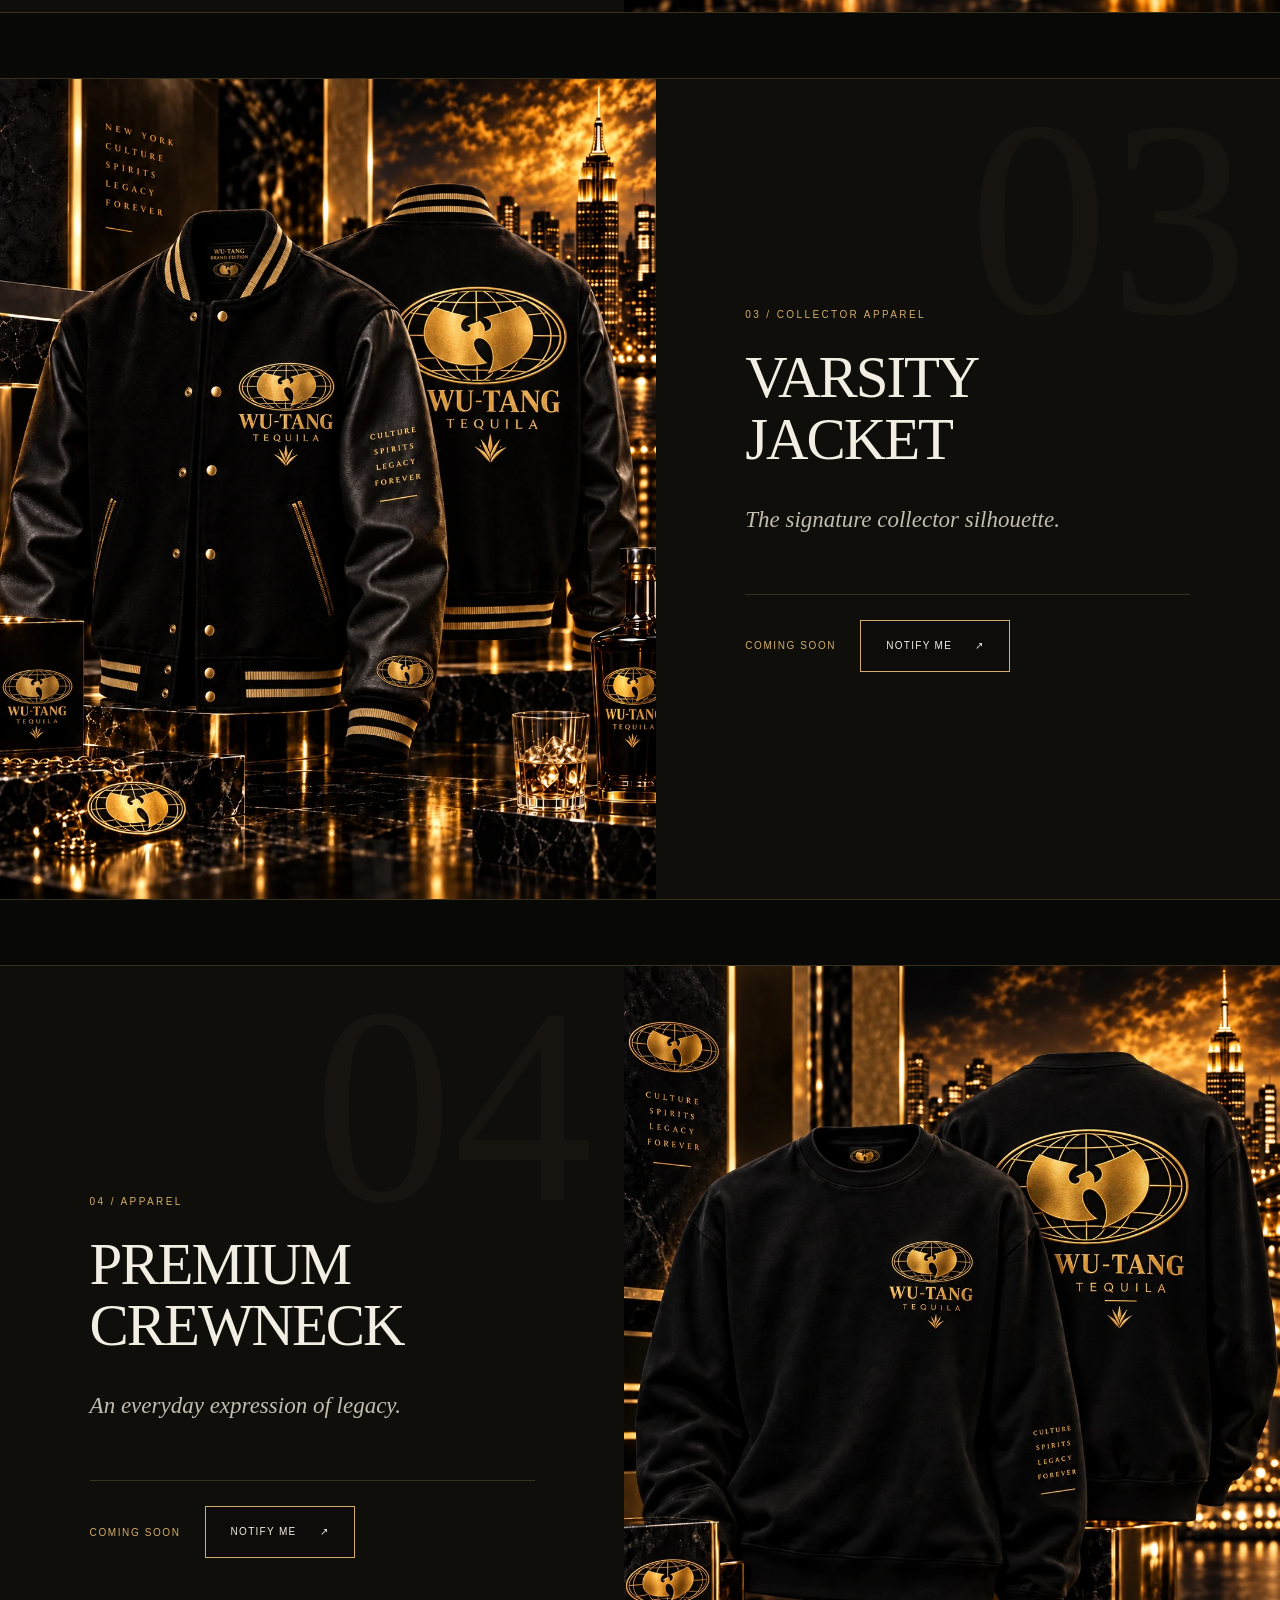
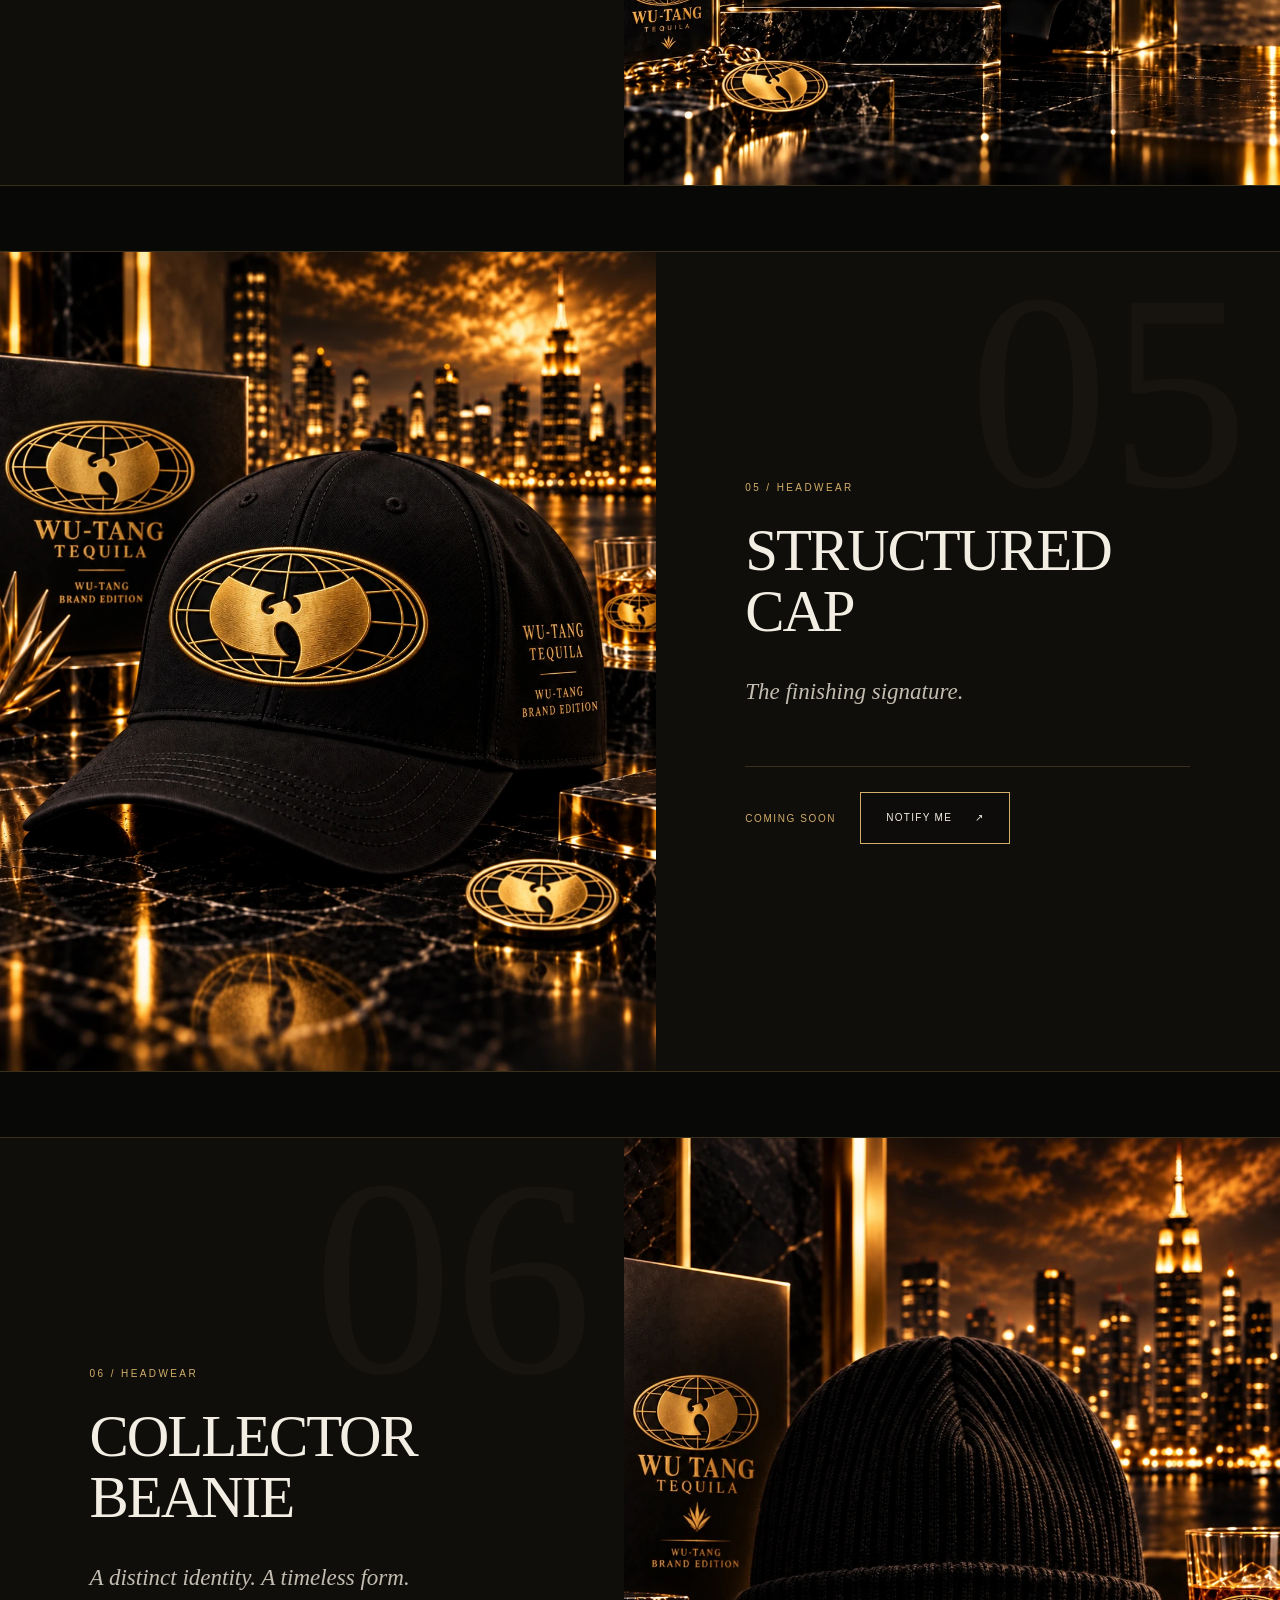
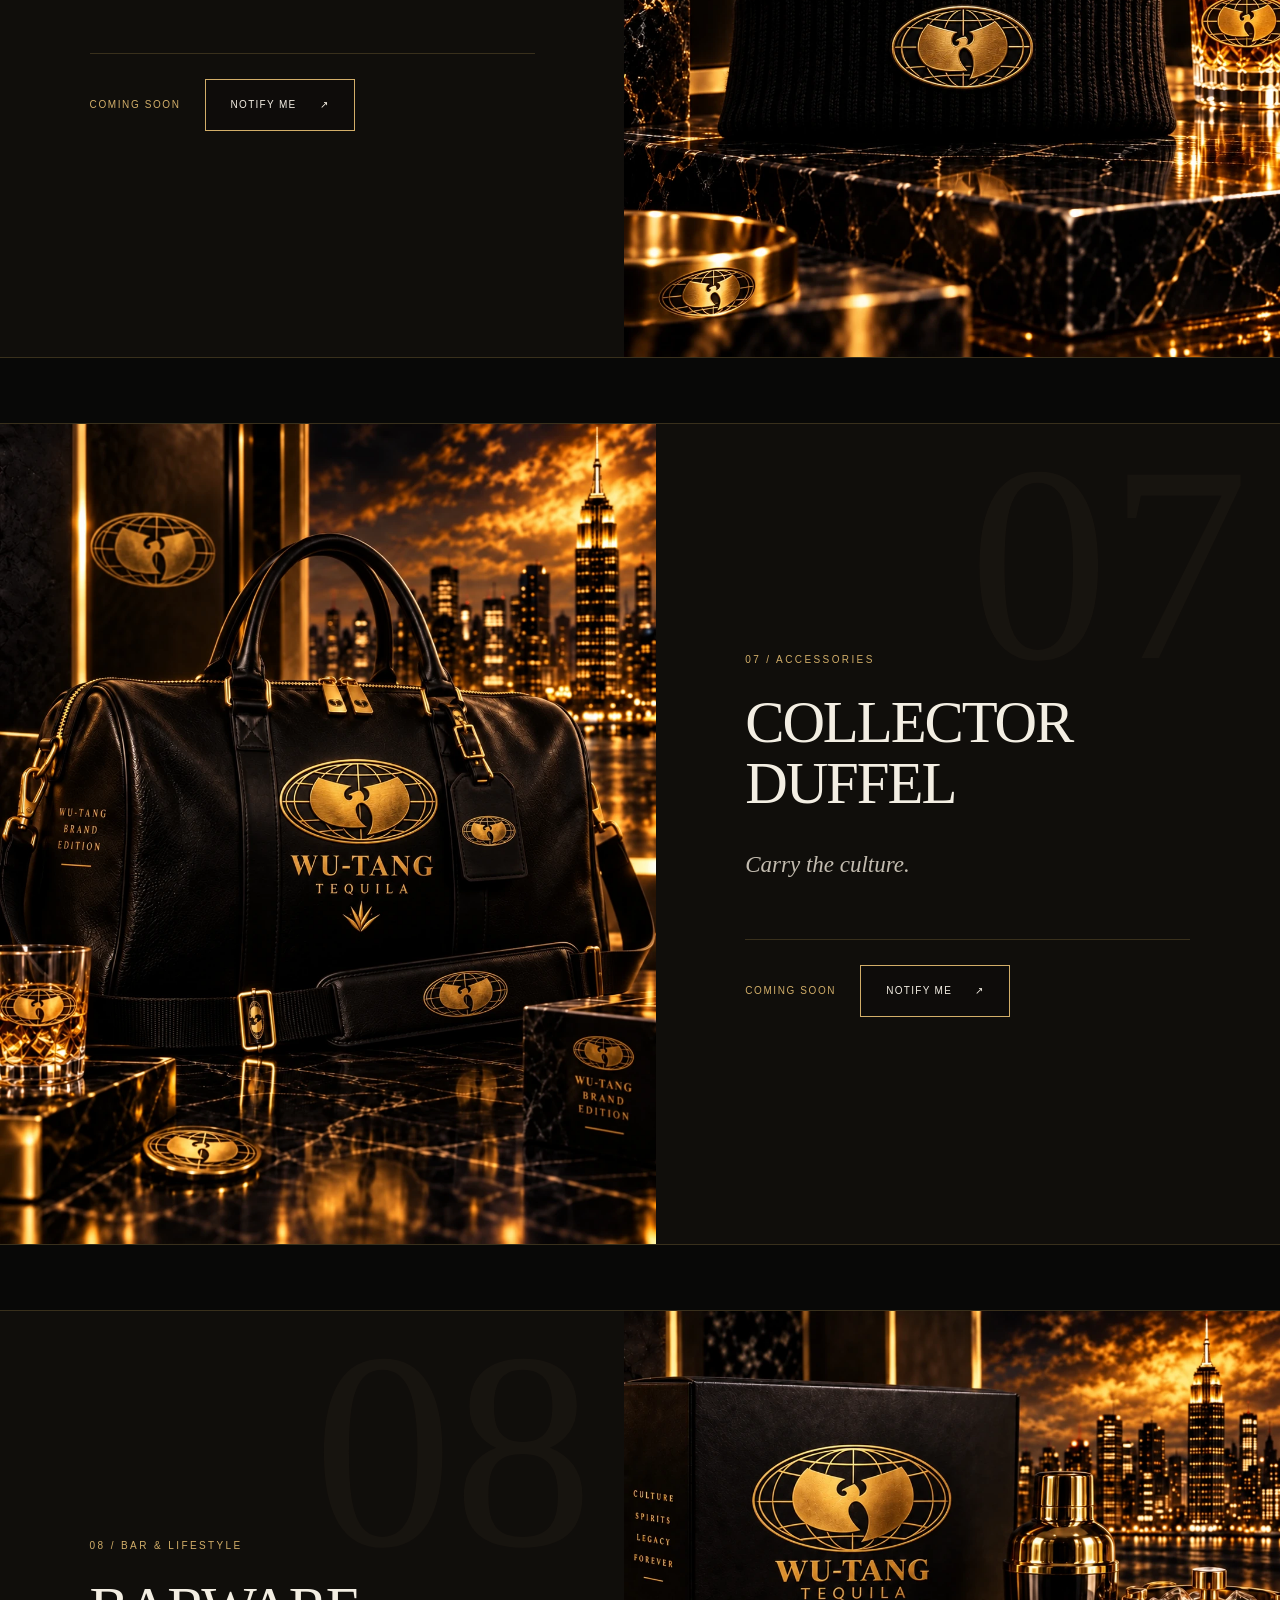
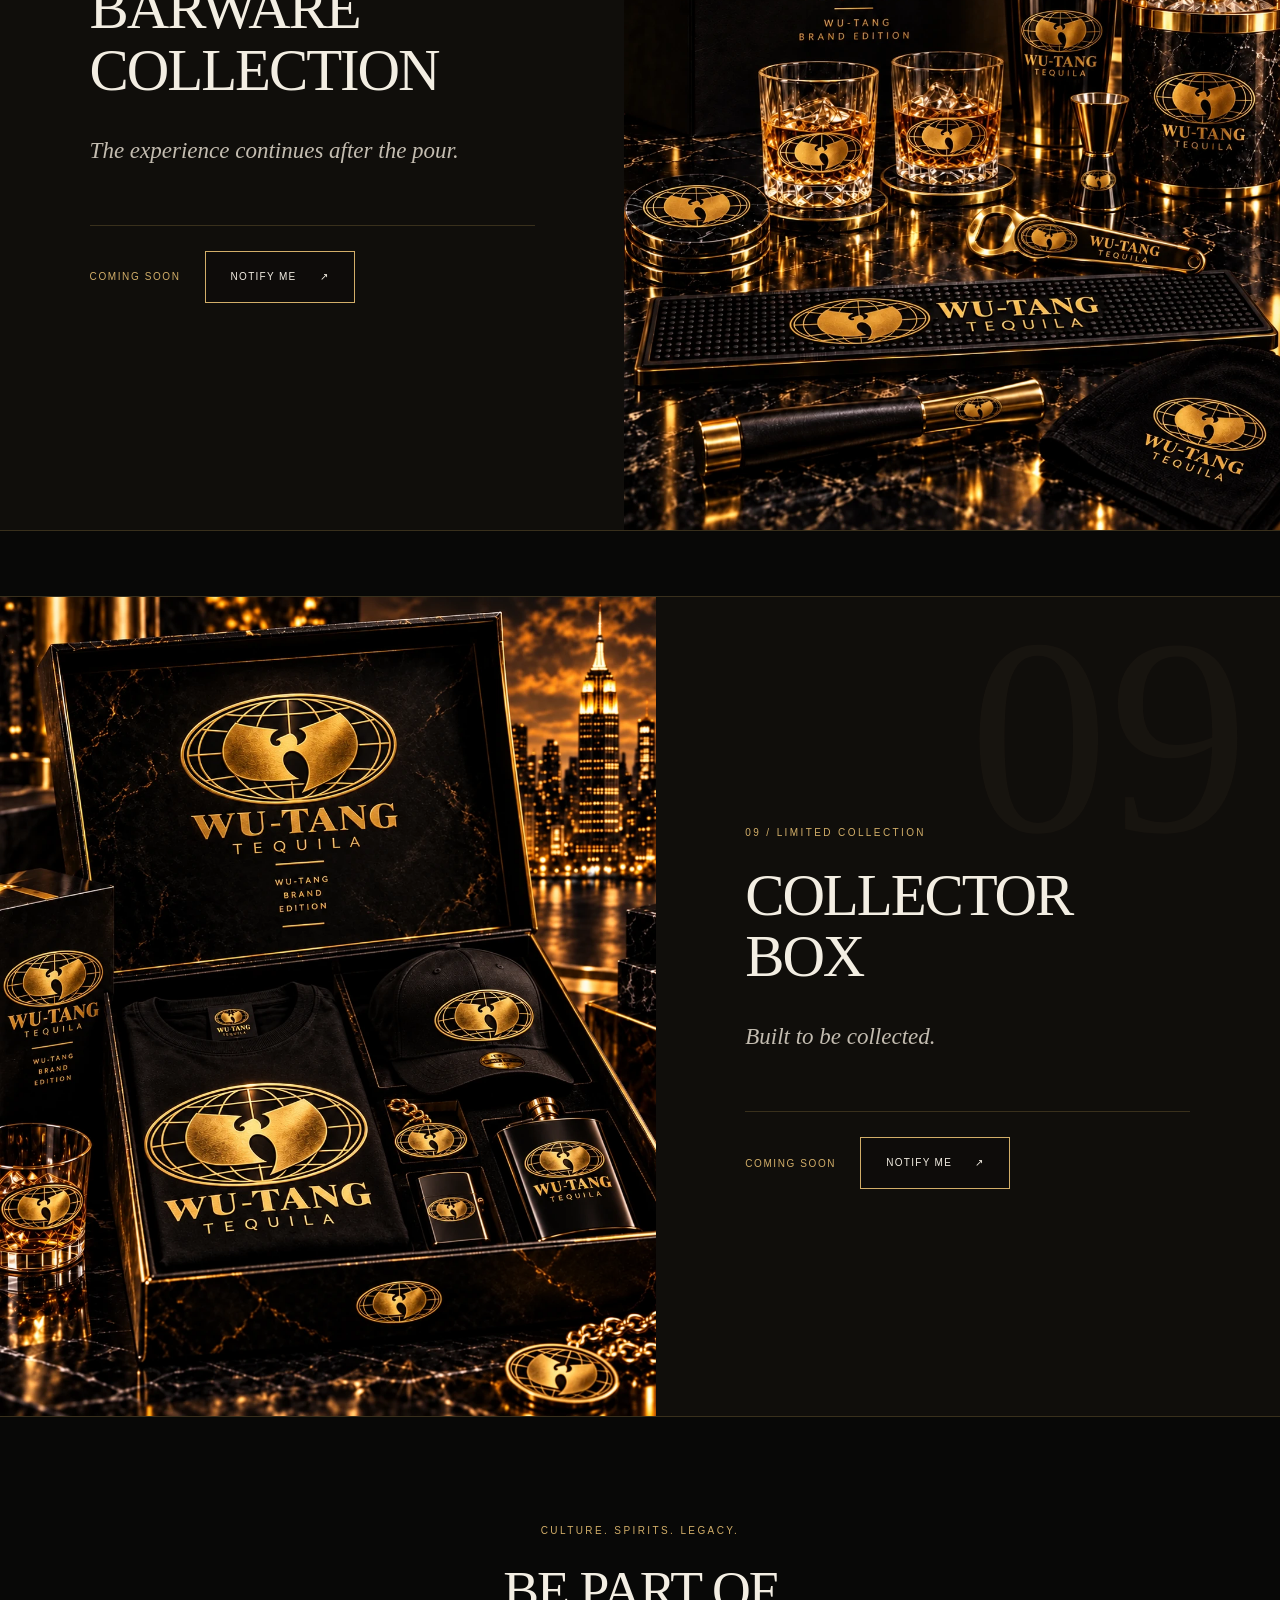
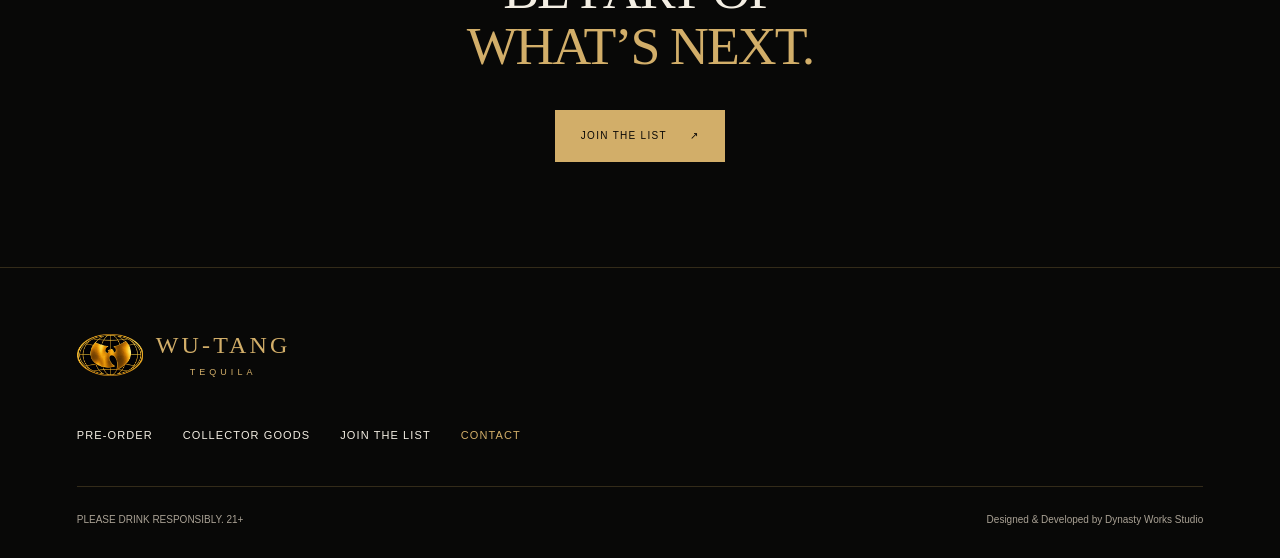
<file: collector-goods/index.html>
<!doctype html><html lang="en"><head><meta charset="utf-8"><meta name="viewport" content="width=device-width,initial-scale=1"><meta name="description" content="A luxury capsule of apparel, accessories and barware. Culture. Spirits. Legacy."><meta name="robots" content="noindex,nofollow"><meta property="og:title" content="WU-TANG TEQUILA | Collector Goods"><meta property="og:description" content="A luxury capsule of apparel, accessories and barware. Culture. Spirits. Legacy."><meta property="og:image" content="../assets/cinematic/goods-campaign-desktop.webp"><title>WU-TANG TEQUILA | Collector Goods</title><link rel="icon" href="../assets/cinematic/logo-desktop.webp"><link rel="preload" as="image" href="../assets/cinematic/goods-campaign-desktop.webp"><link rel="stylesheet" href="../styles.css"><script defer src="../app.js"></script></head><body><a class="skip" href="#main">Skip to content</a><header class="header"><a class="brand" href="../" aria-label="Wu-Tang Tequila home"><img src="../assets/cinematic/logo-desktop.webp" width="160" height="101" alt="Approved Wu-Tang emblem"><span>WU-TANG<small>TEQUILA</small></span></a><button class="menu-toggle" aria-controls="navigation" aria-expanded="false" aria-label="Open navigation"><span></span><span></span></button><nav id="navigation" aria-label="Main navigation"><a href="../#collection">THE COLLECTION</a><a href="../#craft">THE CRAFT</a><a href="../#legacy">THE LEGACY</a><a href="../collector-goods/">COLLECTOR GOODS</a><a href="../#preorder">PRE-ORDER</a></nav></header><main id="main"><section class="goods-hero"><div class="goods-title"><p class="eyebrow">WU-TANG TEQUILA / THE CAPSULE</p><h1>COLLECTOR<br><em>GOODS.</em></h1><p class="strap">CULTURE. SPIRITS. LEGACY.</p></div><picture class="scene"><source media="(max-width:900px)" srcset="../assets/cinematic/goods-campaign-mobile.webp 900w, ../assets/cinematic/goods-campaign-desktop.webp 1672w" sizes="100vw"><img src="../assets/cinematic/goods-campaign-desktop.webp" srcset="../assets/cinematic/goods-campaign-tablet.webp 1200w, ../assets/cinematic/goods-campaign-desktop.webp 1672w" sizes="100vw" width="1672" height="941" alt="The WU-TANG TEQUILA collector capsule campaign" fetchpriority=high decoding="async"></picture><a class="button outline goods-discover" href="#collection">EXPLORE THE COLLECTION ↓</a></section><section id="collection" class="goods-collection"><div class="section-heading section"><p class="eyebrow">THE COLLECTION</p><h2>BEYOND<br><em>THE BOTTLE.</em></h2><p>Apparel. Accessories. Barware.<br>Coming soon.</p></div><article class="product-story " id="tee"><div class="product-art"><picture class="scene"><source media="(max-width:900px)" srcset="../assets/cinematic/tee-mobile.webp 900w, ../assets/cinematic/tee-desktop.webp 1122w" sizes="100vw"><img src="../assets/cinematic/tee-desktop.webp" srcset="../assets/cinematic/tee-tablet.webp 1122w, ../assets/cinematic/tee-desktop.webp 1122w" sizes="100vw" width="1122" height="1402" alt="Heavyweight Tee with approved oval Wu branding in the New York campaign world" loading=lazy decoding="async"></picture></div><div class="product-copy"><span class="chapter-number" aria-hidden="true">01</span><p class="eyebrow">01 / APPAREL</p><h2>HEAVYWEIGHT TEE</h2><p class="product-line">A statement in black and gold.</p><div class="product-bottom"><span>COMING SOON</span><button class="button outline" data-interest="Heavyweight Tee">NOTIFY ME<span aria-hidden="true">↗</span></button></div></div></article><article class="product-story reverse" id="hoodie"><div class="product-art"><picture class="scene"><source media="(max-width:900px)" srcset="../assets/cinematic/hoodie-mobile.webp 900w, ../assets/cinematic/hoodie-desktop.webp 1122w" sizes="100vw"><img src="../assets/cinematic/hoodie-desktop.webp" srcset="../assets/cinematic/hoodie-tablet.webp 1122w, ../assets/cinematic/hoodie-desktop.webp 1122w" sizes="100vw" width="1122" height="1402" alt="Collector Hoodie with approved oval Wu branding in the New York campaign world" loading=lazy decoding="async"></picture></div><div class="product-copy"><span class="chapter-number" aria-hidden="true">02</span><p class="eyebrow">02 / APPAREL</p><h2>COLLECTOR HOODIE</h2><p class="product-line">Culture, carried forward.</p><div class="product-bottom"><span>COMING SOON</span><button class="button outline" data-interest="Collector Hoodie">NOTIFY ME<span aria-hidden="true">↗</span></button></div></div></article><article class="product-story " id="jacket"><div class="product-art"><picture class="scene"><source media="(max-width:900px)" srcset="../assets/cinematic/jacket-mobile.webp 900w, ../assets/cinematic/jacket-desktop.webp 1122w" sizes="100vw"><img src="../assets/cinematic/jacket-desktop.webp" srcset="../assets/cinematic/jacket-tablet.webp 1122w, ../assets/cinematic/jacket-desktop.webp 1122w" sizes="100vw" width="1122" height="1402" alt="Varsity Jacket with approved oval Wu branding in the New York campaign world" loading=lazy decoding="async"></picture></div><div class="product-copy"><span class="chapter-number" aria-hidden="true">03</span><p class="eyebrow">03 / COLLECTOR APPAREL</p><h2>VARSITY JACKET</h2><p class="product-line">The signature collector silhouette.</p><div class="product-bottom"><span>COMING SOON</span><button class="button outline" data-interest="Varsity Jacket">NOTIFY ME<span aria-hidden="true">↗</span></button></div></div></article><article class="product-story reverse" id="crewneck"><div class="product-art"><picture class="scene"><source media="(max-width:900px)" srcset="../assets/cinematic/crewneck-mobile.webp 900w, ../assets/cinematic/crewneck-desktop.webp 1122w" sizes="100vw"><img src="../assets/cinematic/crewneck-desktop.webp" srcset="../assets/cinematic/crewneck-tablet.webp 1122w, ../assets/cinematic/crewneck-desktop.webp 1122w" sizes="100vw" width="1122" height="1402" alt="Premium Crewneck with approved oval Wu branding in the New York campaign world" loading=lazy decoding="async"></picture></div><div class="product-copy"><span class="chapter-number" aria-hidden="true">04</span><p class="eyebrow">04 / APPAREL</p><h2>PREMIUM CREWNECK</h2><p class="product-line">An everyday expression of legacy.</p><div class="product-bottom"><span>COMING SOON</span><button class="button outline" data-interest="Premium Crewneck">NOTIFY ME<span aria-hidden="true">↗</span></button></div></div></article><article class="product-story " id="cap"><div class="product-art"><picture class="scene"><source media="(max-width:900px)" srcset="../assets/cinematic/cap-mobile.webp 900w, ../assets/cinematic/cap-desktop.webp 1122w" sizes="100vw"><img src="../assets/cinematic/cap-desktop.webp" srcset="../assets/cinematic/cap-tablet.webp 1122w, ../assets/cinematic/cap-desktop.webp 1122w" sizes="100vw" width="1122" height="1402" alt="Structured Cap with approved oval Wu branding in the New York campaign world" loading=lazy decoding="async"></picture></div><div class="product-copy"><span class="chapter-number" aria-hidden="true">05</span><p class="eyebrow">05 / HEADWEAR</p><h2>STRUCTURED CAP</h2><p class="product-line">The finishing signature.</p><div class="product-bottom"><span>COMING SOON</span><button class="button outline" data-interest="Structured Cap">NOTIFY ME<span aria-hidden="true">↗</span></button></div></div></article><article class="product-story reverse" id="beanie"><div class="product-art"><picture class="scene"><source media="(max-width:900px)" srcset="../assets/cinematic/beanie-mobile.webp 900w, ../assets/cinematic/beanie-desktop.webp 1122w" sizes="100vw"><img src="../assets/cinematic/beanie-desktop.webp" srcset="../assets/cinematic/beanie-tablet.webp 1122w, ../assets/cinematic/beanie-desktop.webp 1122w" sizes="100vw" width="1122" height="1402" alt="Collector Beanie with approved oval Wu branding in the New York campaign world" loading=lazy decoding="async"></picture></div><div class="product-copy"><span class="chapter-number" aria-hidden="true">06</span><p class="eyebrow">06 / HEADWEAR</p><h2>COLLECTOR BEANIE</h2><p class="product-line">A distinct identity. A timeless form.</p><div class="product-bottom"><span>COMING SOON</span><button class="button outline" data-interest="Collector Beanie">NOTIFY ME<span aria-hidden="true">↗</span></button></div></div></article><article class="product-story " id="duffel"><div class="product-art"><picture class="scene"><source media="(max-width:900px)" srcset="../assets/cinematic/duffel-mobile.webp 900w, ../assets/cinematic/duffel-desktop.webp 1122w" sizes="100vw"><img src="../assets/cinematic/duffel-desktop.webp" srcset="../assets/cinematic/duffel-tablet.webp 1122w, ../assets/cinematic/duffel-desktop.webp 1122w" sizes="100vw" width="1122" height="1402" alt="Collector Duffel with approved oval Wu branding in the New York campaign world" loading=lazy decoding="async"></picture></div><div class="product-copy"><span class="chapter-number" aria-hidden="true">07</span><p class="eyebrow">07 / ACCESSORIES</p><h2>COLLECTOR DUFFEL</h2><p class="product-line">Carry the culture.</p><div class="product-bottom"><span>COMING SOON</span><button class="button outline" data-interest="Collector Duffel">NOTIFY ME<span aria-hidden="true">↗</span></button></div></div></article><article class="product-story reverse" id="barware"><div class="product-art"><picture class="scene"><source media="(max-width:900px)" srcset="../assets/cinematic/barware-mobile.webp 900w, ../assets/cinematic/barware-desktop.webp 1122w" sizes="100vw"><img src="../assets/cinematic/barware-desktop.webp" srcset="../assets/cinematic/barware-tablet.webp 1122w, ../assets/cinematic/barware-desktop.webp 1122w" sizes="100vw" width="1122" height="1402" alt="Barware Collection with approved oval Wu branding in the New York campaign world" loading=lazy decoding="async"></picture></div><div class="product-copy"><span class="chapter-number" aria-hidden="true">08</span><p class="eyebrow">08 / BAR & LIFESTYLE</p><h2>BARWARE COLLECTION</h2><p class="product-line">The experience continues after the pour.</p><div class="product-bottom"><span>COMING SOON</span><button class="button outline" data-interest="Barware Collection">NOTIFY ME<span aria-hidden="true">↗</span></button></div></div></article><article class="product-story " id="collector-box"><div class="product-art"><picture class="scene"><source media="(max-width:900px)" srcset="../assets/cinematic/collector-box-mobile.webp 900w, ../assets/cinematic/collector-box-desktop.webp 1122w" sizes="100vw"><img src="../assets/cinematic/collector-box-desktop.webp" srcset="../assets/cinematic/collector-box-tablet.webp 1122w, ../assets/cinematic/collector-box-desktop.webp 1122w" sizes="100vw" width="1122" height="1402" alt="Collector Box with approved oval Wu branding in the New York campaign world" loading=lazy decoding="async"></picture></div><div class="product-copy"><span class="chapter-number" aria-hidden="true">09</span><p class="eyebrow">09 / LIMITED COLLECTION</p><h2>COLLECTOR BOX</h2><p class="product-line">Built to be collected.</p><div class="product-bottom"><span>COMING SOON</span><button class="button outline" data-interest="Collector Box">NOTIFY ME<span aria-hidden="true">↗</span></button></div></div></article></section><section class="goods-end section"><p class="eyebrow">CULTURE. SPIRITS. LEGACY.</p><h2>BE PART OF<br><em>WHAT’S NEXT.</em></h2><button class="button " data-interest="All Releases">JOIN THE LIST<span aria-hidden="true">↗</span></button></section></main><footer><a class="brand" href="../" aria-label="Wu-Tang Tequila home"><img src="../assets/cinematic/logo-desktop.webp" width="160" height="101" alt="Approved Wu-Tang emblem"><span>WU-TANG<small>TEQUILA</small></span></a><nav aria-label="Footer"><a href="../#preorder">PRE-ORDER</a><a href="../collector-goods/">COLLECTOR GOODS</a><a href="../#signup">JOIN THE LIST</a><button class="text-button" data-interest="General enquiry">CONTACT</button></nav><div class="footer-bottom"><span>PLEASE DRINK RESPONSIBLY. 21+</span><span>Designed &amp; Developed by Dynasty Works Studio</span></div></footer><dialog id="age-gate" aria-labelledby="age-title"><div class="age-content"><a class="brand" href="../" aria-label="Wu-Tang Tequila home"><img src="../assets/cinematic/logo-desktop.webp" width="160" height="101" alt="Approved Wu-Tang emblem"><span>WU-TANG<small>TEQUILA</small></span></a><p class="eyebrow">CULTURE. CRAFT. LEGACY.</p><h2 id="age-title">WELCOME TO<br>WU-TANG<br>TEQUILA</h2><p>Please confirm that you are 21 years of age or older.</p><div class="actions"><button class="button" id="age-accept">I AM 21+</button><button class="button outline" id="age-exit">EXIT</button></div><p class="responsible">PLEASE DRINK RESPONSIBLY. 21+</p></div></dialog><dialog id="interest" aria-labelledby="interest-title"><button class="close" aria-label="Close interest form">×</button><div id="interest-fields"><p class="eyebrow">RELEASE UPDATES / EARLY ACCESS</p><h2 id="interest-title">GET FIRST ACCESS.</h2><p>Register for release information and availability updates from WU-TANG TEQUILA.</p><form id="interest-form"><div class="field-pair"><label>First Name<input name="firstName" autocomplete="given-name" required></label><label>Last Name<input name="lastName" autocomplete="family-name" required></label></div><label>Email<input name="email" type="email" autocomplete="email" required></label><label>Mobile Number <span>(optional)</span><input name="mobile" type="tel" autocomplete="tel"></label><fieldset><legend>Interested In</legend><div class="choices"><label><input type="checkbox" name="interests" value="Heavyweight Tee">Heavyweight Tee</label><label><input type="checkbox" name="interests" value="Collector Hoodie">Collector Hoodie</label><label><input type="checkbox" name="interests" value="Varsity Jacket">Varsity Jacket</label><label><input type="checkbox" name="interests" value="Premium Crewneck">Premium Crewneck</label><label><input type="checkbox" name="interests" value="Structured Cap">Structured Cap</label><label><input type="checkbox" name="interests" value="Collector Beanie">Collector Beanie</label><label><input type="checkbox" name="interests" value="Collector Duffel">Collector Duffel</label><label><input type="checkbox" name="interests" value="Barware Collection">Barware Collection</label><label><input type="checkbox" name="interests" value="Collector Box">Collector Box</label><label><input type="checkbox" name="interests" value="All Releases">All Releases</label></div></fieldset><p id="selected-interest" class="eyebrow"></p><p class="preview-note">Preview only. Your information is not transmitted or saved.</p><button class="button" type="submit">JOIN THE LIST</button></form></div><div id="interest-success" hidden role="status"><p class="eyebrow">PREVIEW CONFIRMATION</p><h2>YOU’RE ON THE LIST.</h2><p>This demonstrates the signup confirmation. Your information has not been transmitted or saved.</p><button class="button" data-close>CLOSE</button></div></dialog></body></html>
</file>
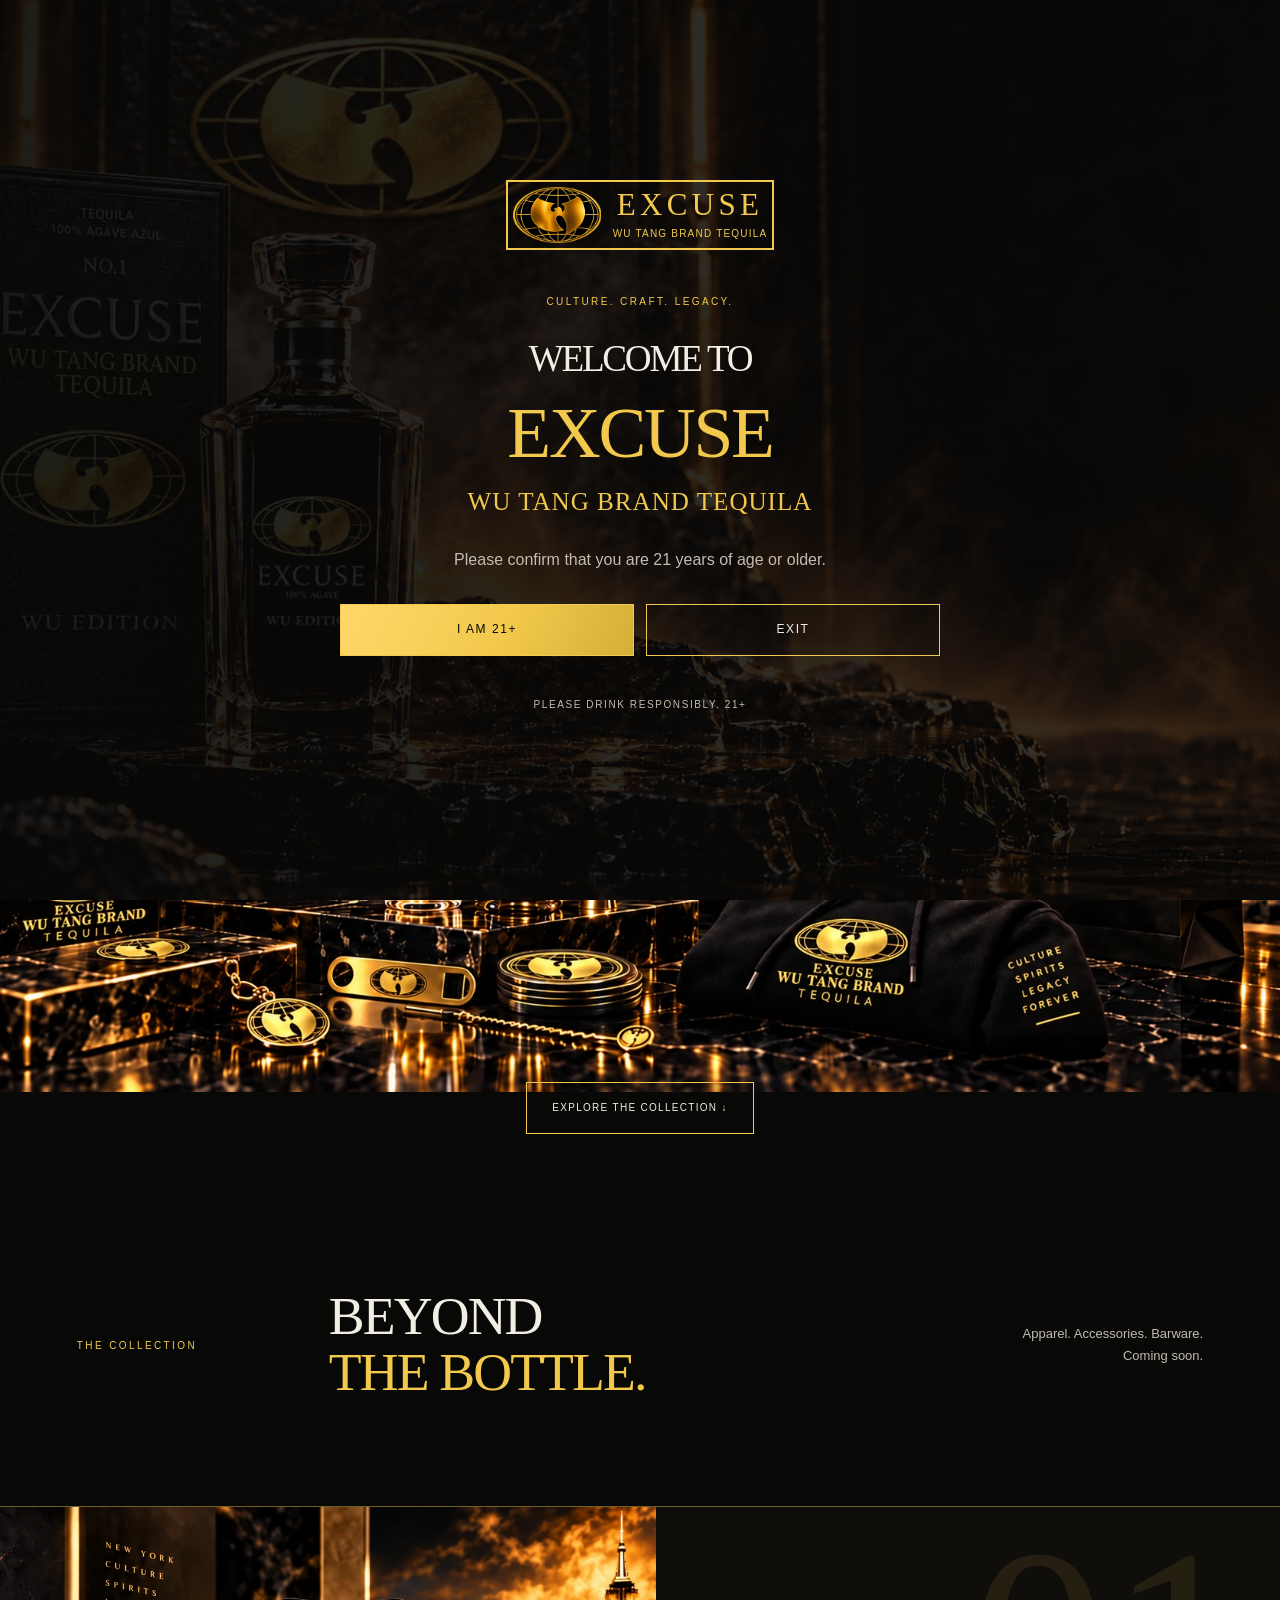
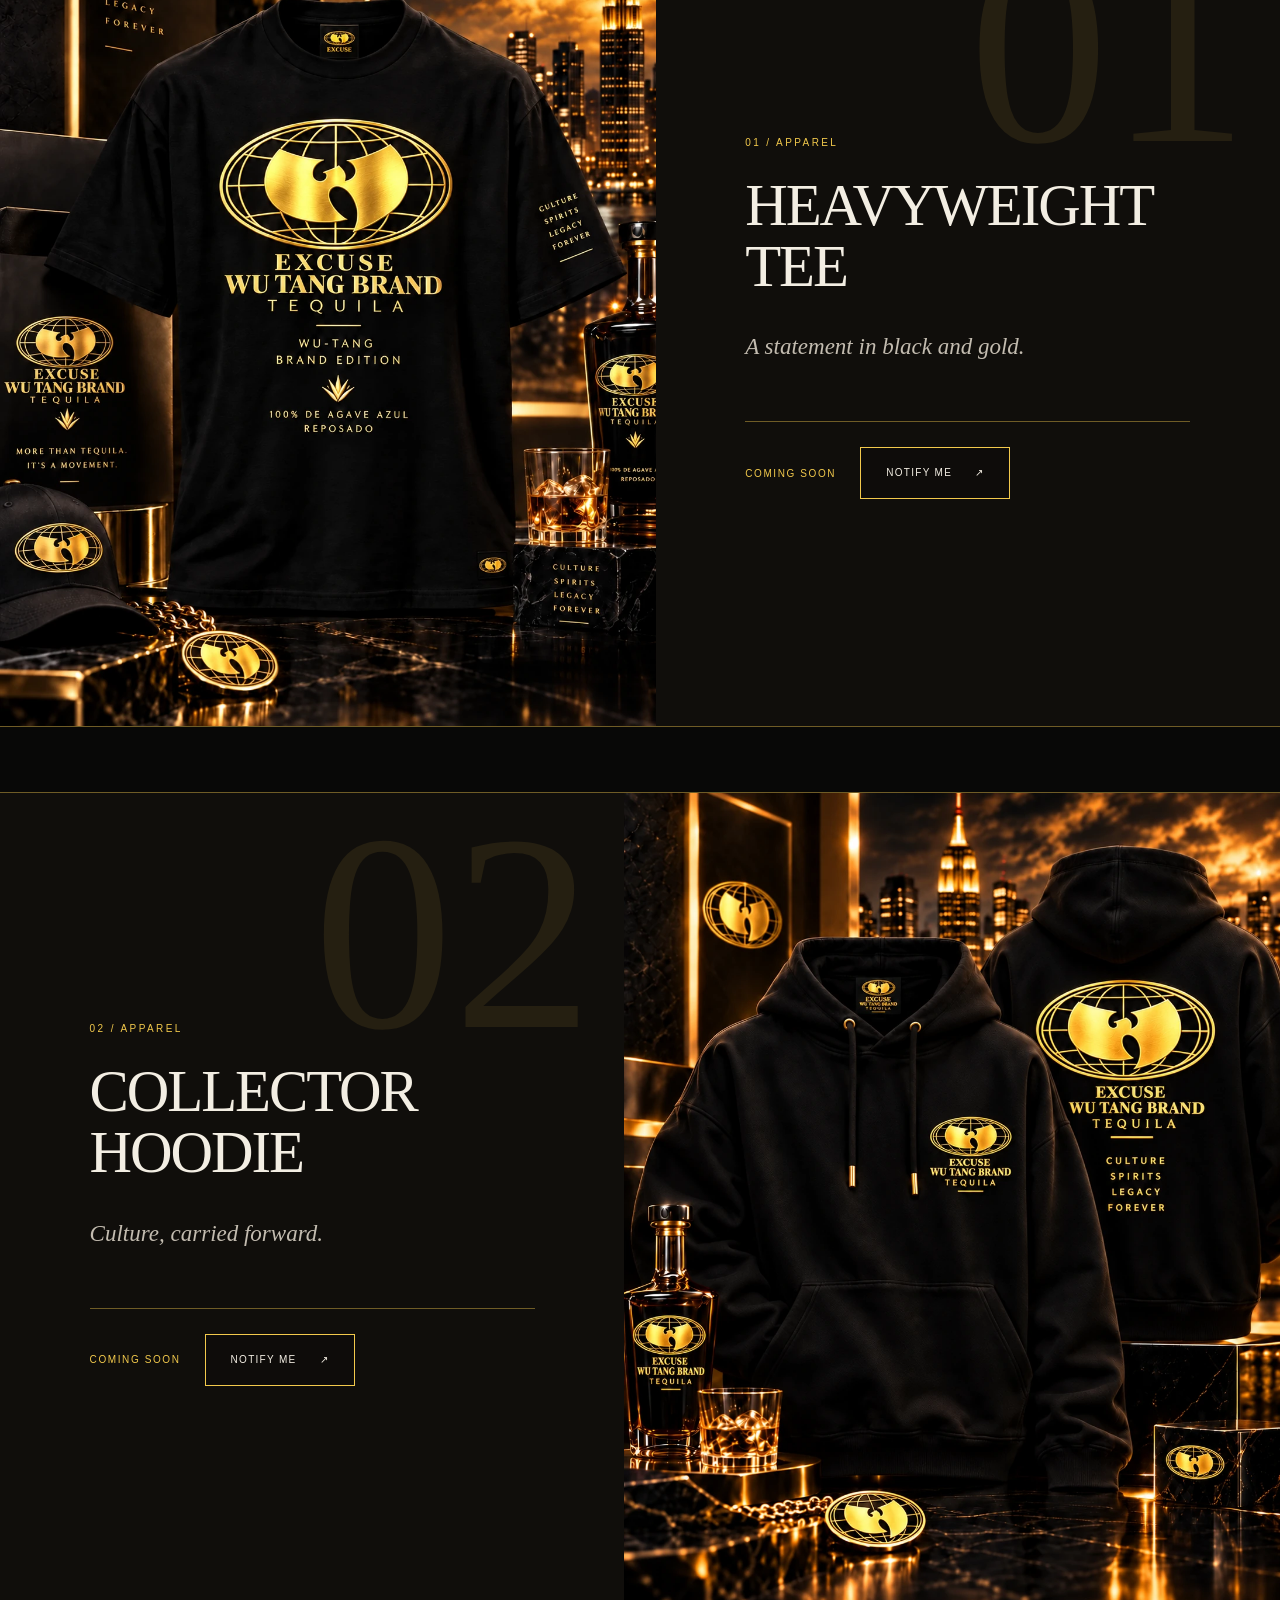
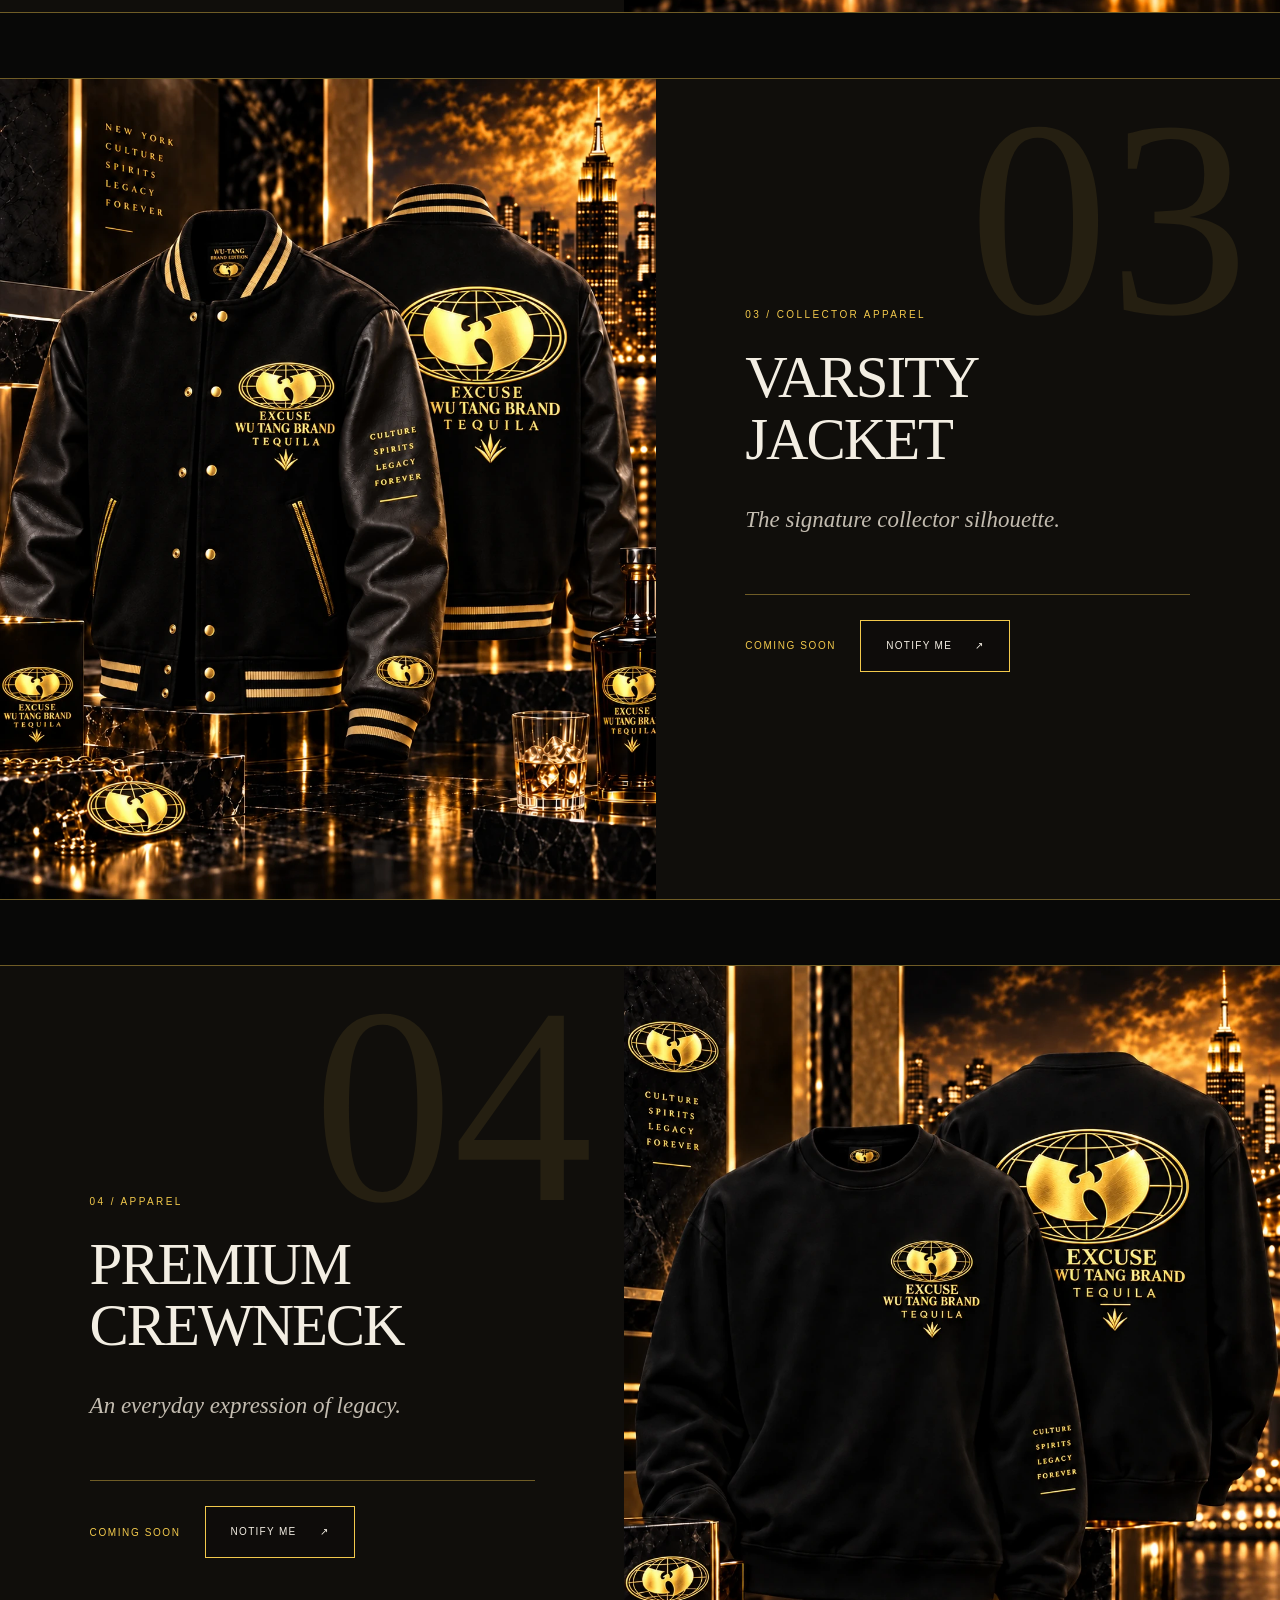
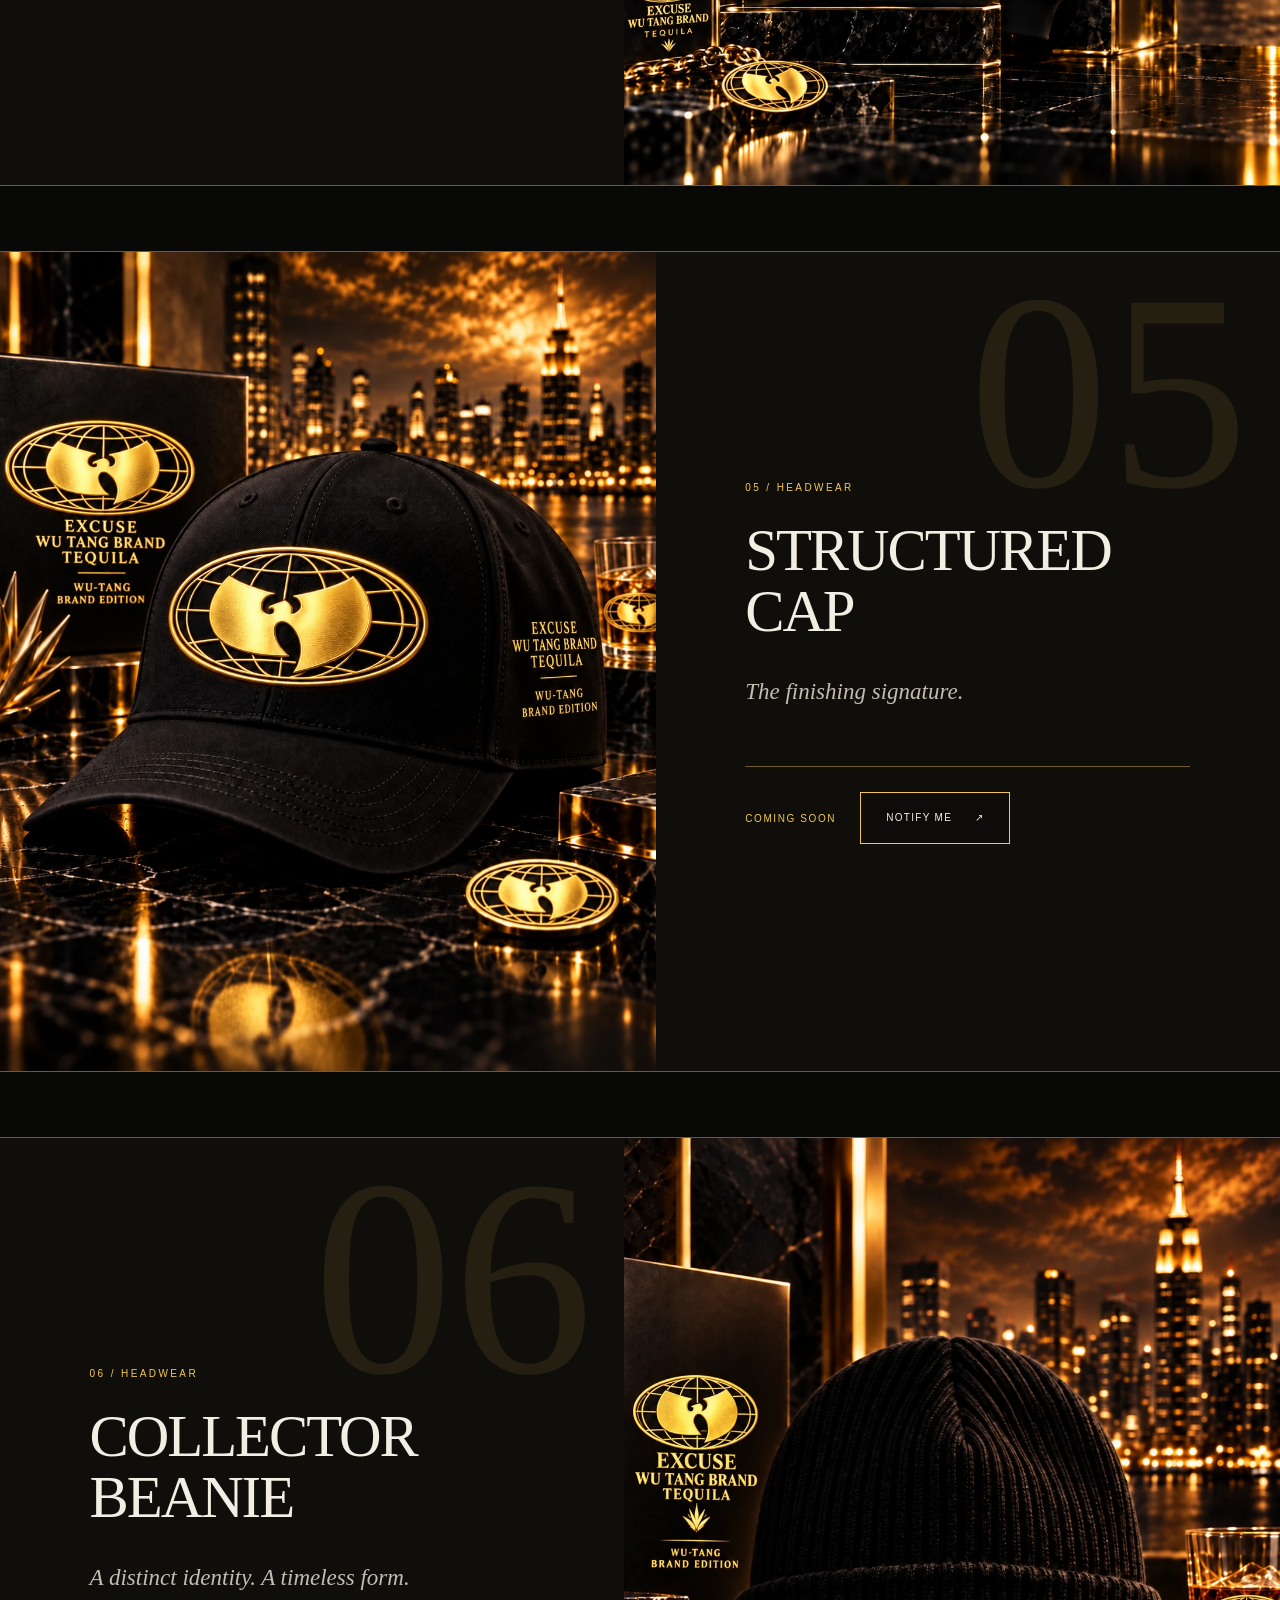
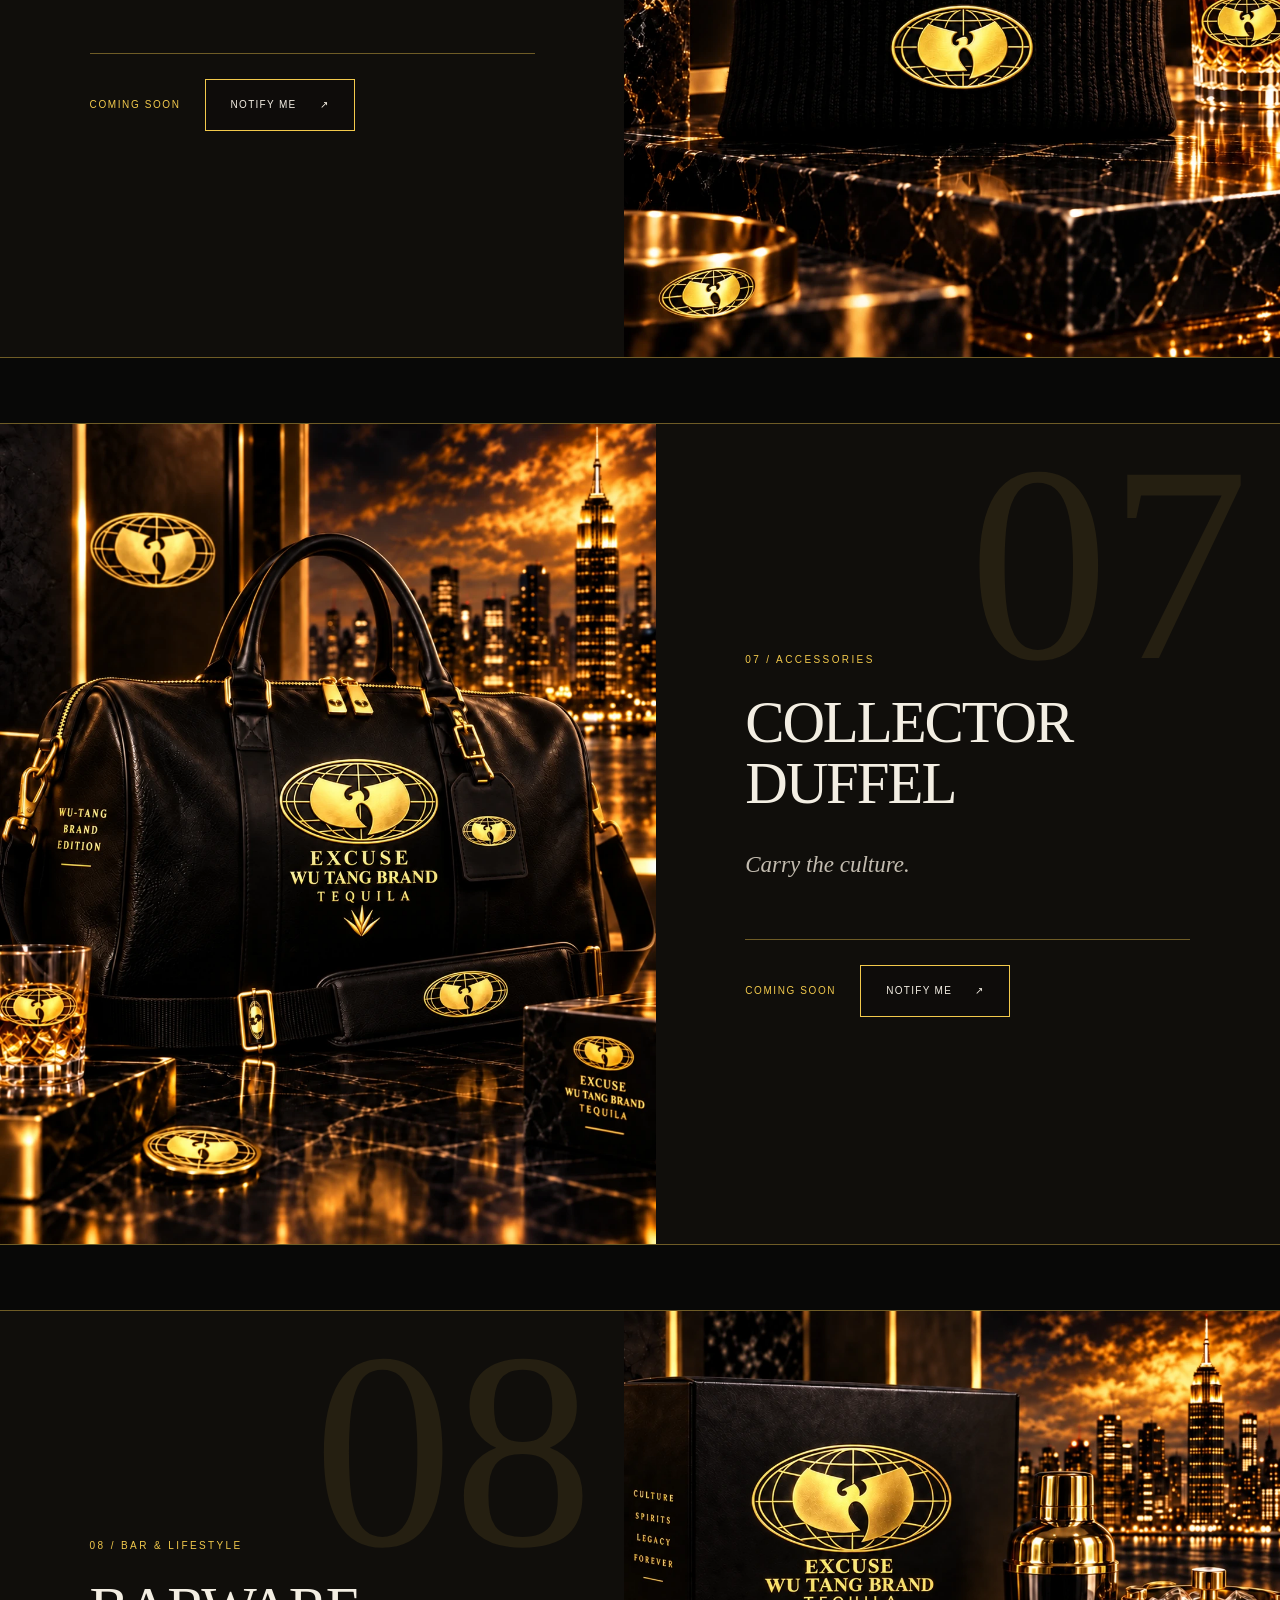
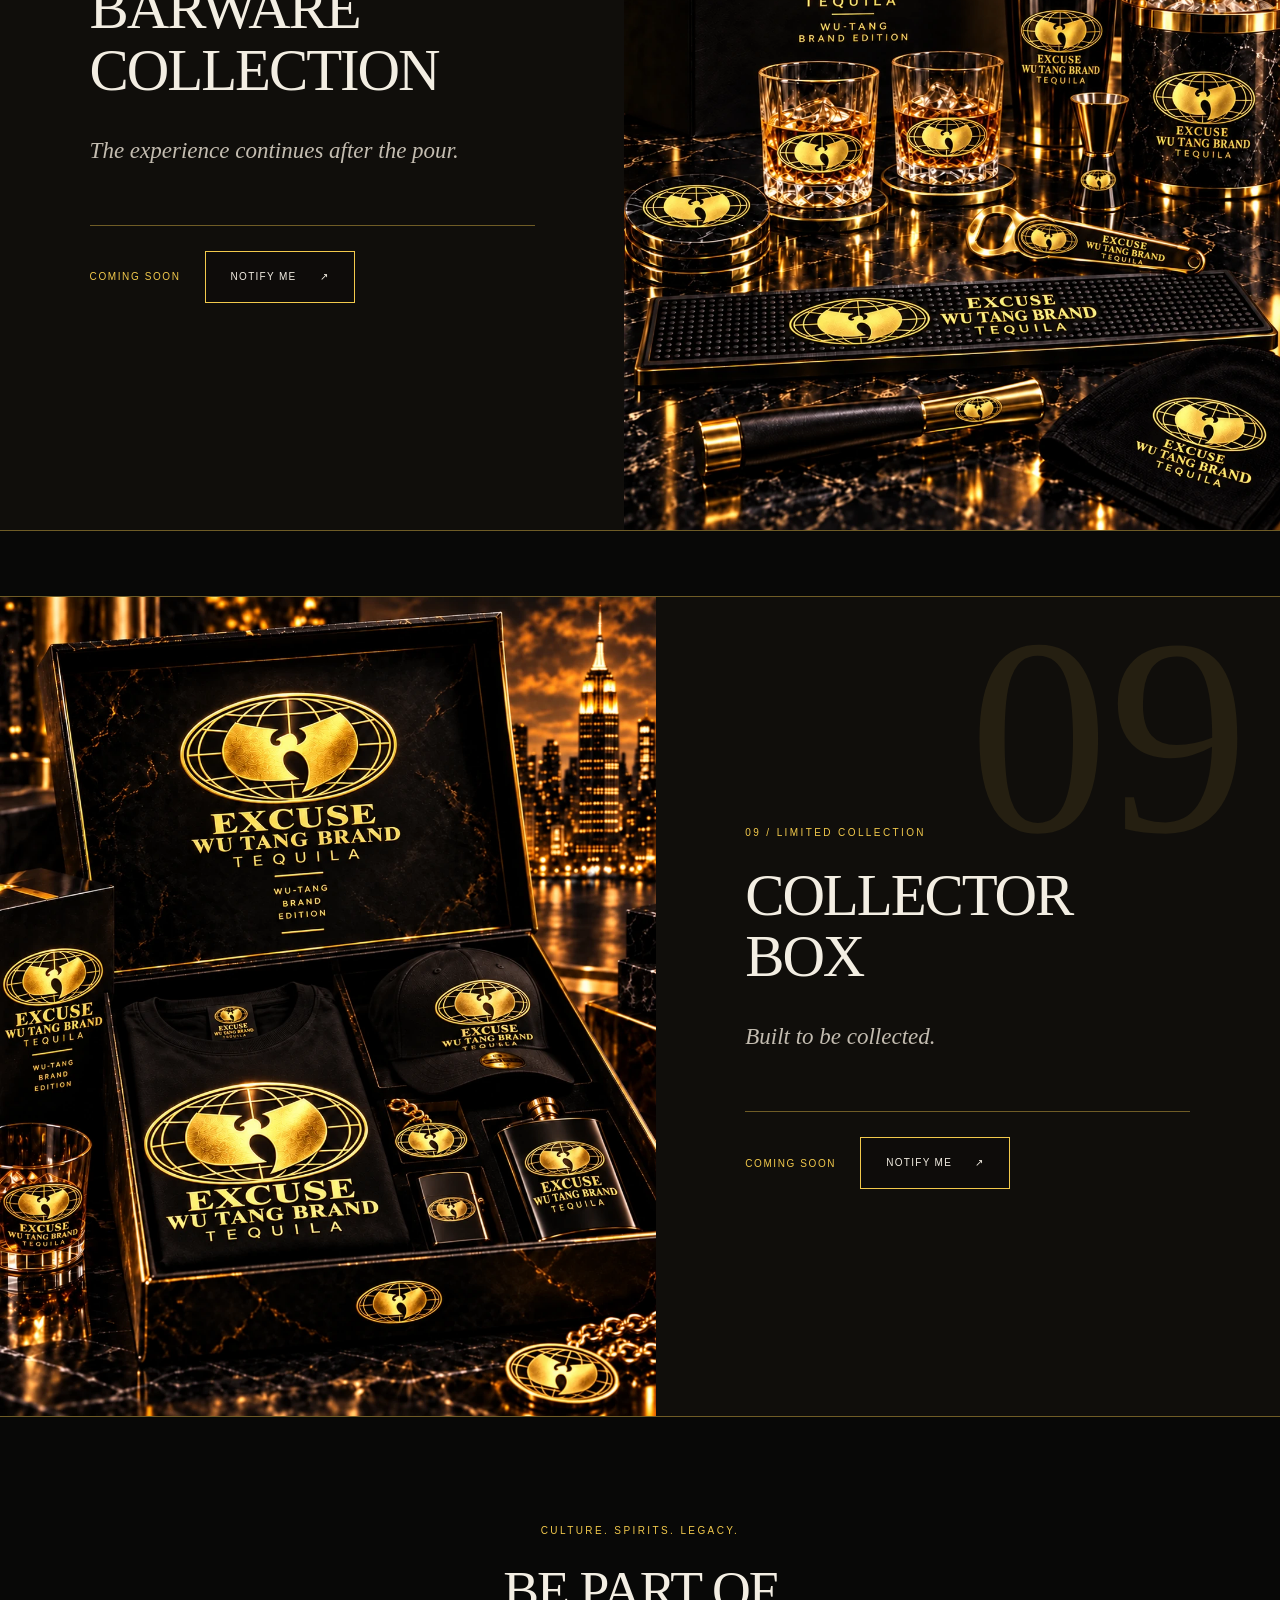
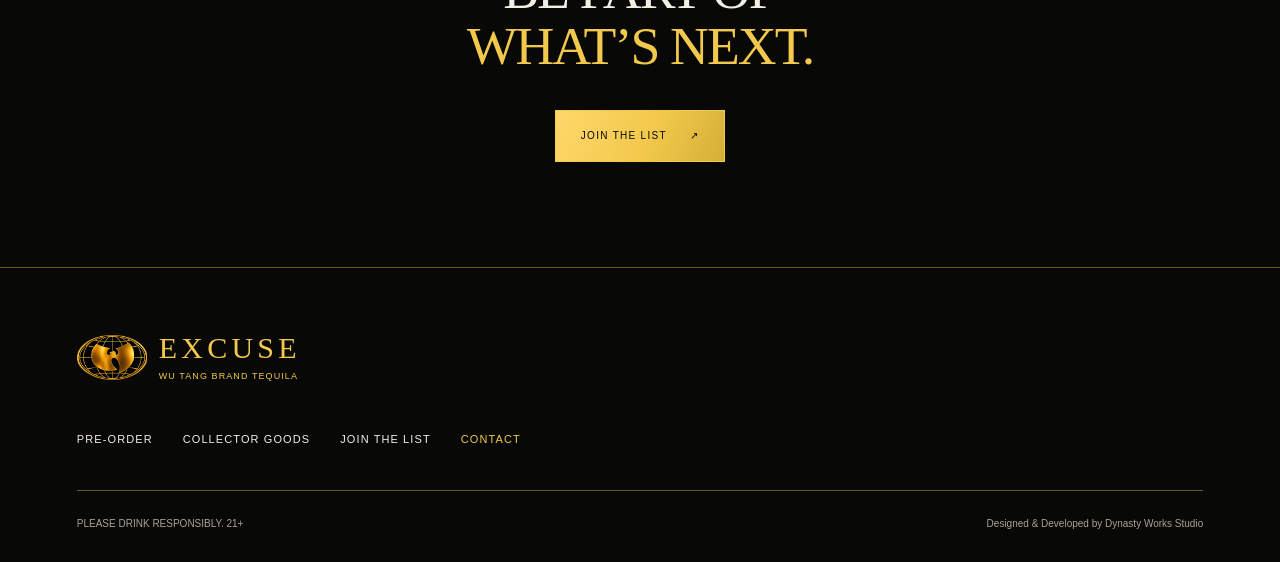
<file: client-revision/collector-goods/index.html>
<!doctype html><html lang="en"><head><meta charset="utf-8"><meta name="viewport" content="width=device-width,initial-scale=1"><meta name="description" content="A luxury capsule of apparel, accessories and barware. Culture. Spirits. Legacy."><meta name="robots" content="noindex,nofollow"><meta property="og:title" content="EXCUSE WU TANG BRAND TEQUILA | Collector Goods"><meta property="og:description" content="A luxury capsule of apparel, accessories and barware. Culture. Spirits. Legacy."><meta property="og:image" content="https://ernestyearby-svg.github.io/wutang-tequila-review/client-revision/assets/bright-gold/goods-campaign-desktop.webp"><meta property="og:site_name" content="EXCUSE WU TANG BRAND TEQUILA"><meta name="theme-color" content="#080807"><meta name="twitter:card" content="summary_large_image"><meta name="twitter:title" content="EXCUSE WU TANG BRAND TEQUILA | Collector Goods"><meta name="twitter:description" content="A luxury capsule of apparel, accessories and barware. Culture. Spirits. Legacy."><title>EXCUSE WU TANG BRAND TEQUILA | Collector Goods</title><link rel="icon" href="../assets/bright-gold/logo-desktop.webp"><link rel="preload" as="image" href="../assets/bright-gold/goods-campaign-desktop.webp"><link rel="stylesheet" href="../styles.css"><script defer src="../app.js"></script></head><body><a class="skip" href="#main">Skip to content</a><header class="header"><a class="brand" href="../" aria-label="EXCUSE WU TANG BRAND TEQUILA home"><img src="../assets/bright-gold/logo-desktop.webp" width="160" height="101" alt="Approved Wu-Tang emblem"><span>EXCUSE<small>WU TANG BRAND TEQUILA</small></span></a><button class="menu-toggle" aria-controls="navigation" aria-expanded="false" aria-label="Open navigation"><span></span><span></span></button><nav id="navigation" aria-label="Main navigation"><a href="../#collection">THE COLLECTION</a><a href="../#craft">THE CRAFT</a><a href="../#legacy">THE LEGACY</a><a href="../collector-goods/">COLLECTOR GOODS</a><a href="../#preorder">PRE-ORDER</a></nav></header><main id="main"><section class="goods-hero"><div class="goods-title"><p class="eyebrow">EXCUSE WU TANG BRAND TEQUILA / THE CAPSULE</p><h1>COLLECTOR<br><em>GOODS.</em></h1><p class="strap">CULTURE. SPIRITS. LEGACY.</p></div><picture class="scene"><source media="(max-width:900px)" srcset="../assets/bright-gold/goods-campaign-mobile.webp 900w, ../assets/bright-gold/goods-campaign-desktop.webp 1672w" sizes="100vw"><img src="../assets/bright-gold/goods-campaign-desktop.webp" srcset="../assets/bright-gold/goods-campaign-tablet.webp 1200w, ../assets/bright-gold/goods-campaign-desktop.webp 1672w" sizes="100vw" width="1672" height="941" alt="The EXCUSE WU TANG BRAND TEQUILA collector capsule campaign" fetchpriority=high decoding="async"></picture><a class="button outline goods-discover" href="#collection">EXPLORE THE COLLECTION ↓</a></section><section id="collection" class="goods-collection"><div class="section-heading section"><p class="eyebrow">THE COLLECTION</p><h2>BEYOND<br><em>THE BOTTLE.</em></h2><p>Apparel. Accessories. Barware.<br>Coming soon.</p></div><article class="product-story " id="tee"><div class="product-art"><picture class="scene"><source media="(max-width:900px)" srcset="../assets/bright-gold/tee-mobile.webp 900w, ../assets/bright-gold/tee-desktop.webp 1122w" sizes="100vw"><img src="../assets/bright-gold/tee-desktop.webp" srcset="../assets/bright-gold/tee-tablet.webp 1122w, ../assets/bright-gold/tee-desktop.webp 1122w" sizes="100vw" width="1122" height="1402" alt="Heavyweight Tee with approved oval Wu branding in the New York campaign world" loading=lazy decoding="async"></picture></div><div class="product-copy"><span class="chapter-number" aria-hidden="true">01</span><p class="eyebrow">01 / APPAREL</p><h2>HEAVYWEIGHT TEE</h2><p class="product-line">A statement in black and gold.</p><div class="product-bottom"><span>COMING SOON</span><button class="button outline" data-interest="Heavyweight Tee">NOTIFY ME<span aria-hidden="true">↗</span></button></div></div></article><article class="product-story reverse" id="hoodie"><div class="product-art"><picture class="scene"><source media="(max-width:900px)" srcset="../assets/bright-gold/hoodie-mobile.webp 900w, ../assets/bright-gold/hoodie-desktop.webp 1122w" sizes="100vw"><img src="../assets/bright-gold/hoodie-desktop.webp" srcset="../assets/bright-gold/hoodie-tablet.webp 1122w, ../assets/bright-gold/hoodie-desktop.webp 1122w" sizes="100vw" width="1122" height="1402" alt="Collector Hoodie with approved oval Wu branding in the New York campaign world" loading=lazy decoding="async"></picture></div><div class="product-copy"><span class="chapter-number" aria-hidden="true">02</span><p class="eyebrow">02 / APPAREL</p><h2>COLLECTOR HOODIE</h2><p class="product-line">Culture, carried forward.</p><div class="product-bottom"><span>COMING SOON</span><button class="button outline" data-interest="Collector Hoodie">NOTIFY ME<span aria-hidden="true">↗</span></button></div></div></article><article class="product-story " id="jacket"><div class="product-art"><picture class="scene"><source media="(max-width:900px)" srcset="../assets/bright-gold/jacket-mobile.webp 900w, ../assets/bright-gold/jacket-desktop.webp 1122w" sizes="100vw"><img src="../assets/bright-gold/jacket-desktop.webp" srcset="../assets/bright-gold/jacket-tablet.webp 1122w, ../assets/bright-gold/jacket-desktop.webp 1122w" sizes="100vw" width="1122" height="1402" alt="Varsity Jacket with approved oval Wu branding in the New York campaign world" loading=lazy decoding="async"></picture></div><div class="product-copy"><span class="chapter-number" aria-hidden="true">03</span><p class="eyebrow">03 / COLLECTOR APPAREL</p><h2>VARSITY JACKET</h2><p class="product-line">The signature collector silhouette.</p><div class="product-bottom"><span>COMING SOON</span><button class="button outline" data-interest="Varsity Jacket">NOTIFY ME<span aria-hidden="true">↗</span></button></div></div></article><article class="product-story reverse" id="crewneck"><div class="product-art"><picture class="scene"><source media="(max-width:900px)" srcset="../assets/bright-gold/crewneck-mobile.webp 900w, ../assets/bright-gold/crewneck-desktop.webp 1122w" sizes="100vw"><img src="../assets/bright-gold/crewneck-desktop.webp" srcset="../assets/bright-gold/crewneck-tablet.webp 1122w, ../assets/bright-gold/crewneck-desktop.webp 1122w" sizes="100vw" width="1122" height="1402" alt="Premium Crewneck with approved oval Wu branding in the New York campaign world" loading=lazy decoding="async"></picture></div><div class="product-copy"><span class="chapter-number" aria-hidden="true">04</span><p class="eyebrow">04 / APPAREL</p><h2>PREMIUM CREWNECK</h2><p class="product-line">An everyday expression of legacy.</p><div class="product-bottom"><span>COMING SOON</span><button class="button outline" data-interest="Premium Crewneck">NOTIFY ME<span aria-hidden="true">↗</span></button></div></div></article><article class="product-story " id="cap"><div class="product-art"><picture class="scene"><source media="(max-width:900px)" srcset="../assets/bright-gold/cap-mobile.webp 900w, ../assets/bright-gold/cap-desktop.webp 1122w" sizes="100vw"><img src="../assets/bright-gold/cap-desktop.webp" srcset="../assets/bright-gold/cap-tablet.webp 1122w, ../assets/bright-gold/cap-desktop.webp 1122w" sizes="100vw" width="1122" height="1402" alt="Structured Cap with approved oval Wu branding in the New York campaign world" loading=lazy decoding="async"></picture></div><div class="product-copy"><span class="chapter-number" aria-hidden="true">05</span><p class="eyebrow">05 / HEADWEAR</p><h2>STRUCTURED CAP</h2><p class="product-line">The finishing signature.</p><div class="product-bottom"><span>COMING SOON</span><button class="button outline" data-interest="Structured Cap">NOTIFY ME<span aria-hidden="true">↗</span></button></div></div></article><article class="product-story reverse" id="beanie"><div class="product-art"><picture class="scene"><source media="(max-width:900px)" srcset="../assets/bright-gold/beanie-mobile.webp 900w, ../assets/bright-gold/beanie-desktop.webp 1122w" sizes="100vw"><img src="../assets/bright-gold/beanie-desktop.webp" srcset="../assets/bright-gold/beanie-tablet.webp 1122w, ../assets/bright-gold/beanie-desktop.webp 1122w" sizes="100vw" width="1122" height="1402" alt="Collector Beanie with approved oval Wu branding in the New York campaign world" loading=lazy decoding="async"></picture></div><div class="product-copy"><span class="chapter-number" aria-hidden="true">06</span><p class="eyebrow">06 / HEADWEAR</p><h2>COLLECTOR BEANIE</h2><p class="product-line">A distinct identity. A timeless form.</p><div class="product-bottom"><span>COMING SOON</span><button class="button outline" data-interest="Collector Beanie">NOTIFY ME<span aria-hidden="true">↗</span></button></div></div></article><article class="product-story " id="duffel"><div class="product-art"><picture class="scene"><source media="(max-width:900px)" srcset="../assets/bright-gold/duffel-mobile.webp 900w, ../assets/bright-gold/duffel-desktop.webp 1122w" sizes="100vw"><img src="../assets/bright-gold/duffel-desktop.webp" srcset="../assets/bright-gold/duffel-tablet.webp 1122w, ../assets/bright-gold/duffel-desktop.webp 1122w" sizes="100vw" width="1122" height="1402" alt="Collector Duffel with approved oval Wu branding in the New York campaign world" loading=lazy decoding="async"></picture></div><div class="product-copy"><span class="chapter-number" aria-hidden="true">07</span><p class="eyebrow">07 / ACCESSORIES</p><h2>COLLECTOR DUFFEL</h2><p class="product-line">Carry the culture.</p><div class="product-bottom"><span>COMING SOON</span><button class="button outline" data-interest="Collector Duffel">NOTIFY ME<span aria-hidden="true">↗</span></button></div></div></article><article class="product-story reverse" id="barware"><div class="product-art"><picture class="scene"><source media="(max-width:900px)" srcset="../assets/bright-gold/barware-mobile.webp 900w, ../assets/bright-gold/barware-desktop.webp 1122w" sizes="100vw"><img src="../assets/bright-gold/barware-desktop.webp" srcset="../assets/bright-gold/barware-tablet.webp 1122w, ../assets/bright-gold/barware-desktop.webp 1122w" sizes="100vw" width="1122" height="1402" alt="Barware Collection with approved oval Wu branding in the New York campaign world" loading=lazy decoding="async"></picture></div><div class="product-copy"><span class="chapter-number" aria-hidden="true">08</span><p class="eyebrow">08 / BAR & LIFESTYLE</p><h2>BARWARE COLLECTION</h2><p class="product-line">The experience continues after the pour.</p><div class="product-bottom"><span>COMING SOON</span><button class="button outline" data-interest="Barware Collection">NOTIFY ME<span aria-hidden="true">↗</span></button></div></div></article><article class="product-story " id="collector-box"><div class="product-art"><picture class="scene"><source media="(max-width:900px)" srcset="../assets/bright-gold/collector-box-mobile.webp 900w, ../assets/bright-gold/collector-box-desktop.webp 1122w" sizes="100vw"><img src="../assets/bright-gold/collector-box-desktop.webp" srcset="../assets/bright-gold/collector-box-tablet.webp 1122w, ../assets/bright-gold/collector-box-desktop.webp 1122w" sizes="100vw" width="1122" height="1402" alt="Collector Box with approved oval Wu branding in the New York campaign world" loading=lazy decoding="async"></picture></div><div class="product-copy"><span class="chapter-number" aria-hidden="true">09</span><p class="eyebrow">09 / LIMITED COLLECTION</p><h2>COLLECTOR BOX</h2><p class="product-line">Built to be collected.</p><div class="product-bottom"><span>COMING SOON</span><button class="button outline" data-interest="Collector Box">NOTIFY ME<span aria-hidden="true">↗</span></button></div></div></article></section><section class="goods-end section"><p class="eyebrow">CULTURE. SPIRITS. LEGACY.</p><h2>BE PART OF<br><em>WHAT’S NEXT.</em></h2><button class="button " data-interest="All Releases">JOIN THE LIST<span aria-hidden="true">↗</span></button></section></main><footer><a class="brand" href="../" aria-label="EXCUSE WU TANG BRAND TEQUILA home"><img src="../assets/bright-gold/logo-desktop.webp" width="160" height="101" alt="Approved Wu-Tang emblem"><span>EXCUSE<small>WU TANG BRAND TEQUILA</small></span></a><nav aria-label="Footer"><a href="../#preorder">PRE-ORDER</a><a href="../collector-goods/">COLLECTOR GOODS</a><a href="../#signup">JOIN THE LIST</a><button class="text-button" data-interest="General enquiry">CONTACT</button></nav><div class="footer-bottom"><span>PLEASE DRINK RESPONSIBLY. 21+</span><span>Designed &amp; Developed by Dynasty Works Studio</span></div></footer><dialog id="age-gate" aria-labelledby="age-title"><div class="age-content"><a class="brand" href="../" aria-label="EXCUSE WU TANG BRAND TEQUILA home"><img src="../assets/bright-gold/logo-desktop.webp" width="160" height="101" alt="Approved Wu-Tang emblem"><span>EXCUSE<small>WU TANG BRAND TEQUILA</small></span></a><p class="eyebrow">CULTURE. CRAFT. LEGACY.</p><h2 id="age-title"><span class="welcome-line">WELCOME TO</span><span class="age-brand">EXCUSE<small>WU TANG BRAND TEQUILA</small></span></h2><p>Please confirm that you are 21 years of age or older.</p><div class="actions"><button class="button" id="age-accept">I AM 21+</button><button class="button outline" id="age-exit">EXIT</button></div><p class="responsible">PLEASE DRINK RESPONSIBLY. 21+</p></div></dialog><dialog id="interest" aria-labelledby="interest-title"><button class="close" aria-label="Close interest form">×</button><div id="interest-fields"><p class="eyebrow">RELEASE UPDATES / EARLY ACCESS</p><h2 id="interest-title">GET FIRST ACCESS.</h2><p>Register for release information and availability updates from EXCUSE WU TANG BRAND TEQUILA.</p><form id="interest-form"><div class="field-pair"><label>First Name<input name="firstName" autocomplete="given-name" required></label><label>Last Name<input name="lastName" autocomplete="family-name" required></label></div><label>Email<input name="email" type="email" autocomplete="email" required></label><label>Mobile Number <span>(optional)</span><input name="mobile" type="tel" autocomplete="tel"></label><fieldset><legend>Interested In</legend><div class="choices"><label><input type="checkbox" name="interests" value="Heavyweight Tee">Heavyweight Tee</label><label><input type="checkbox" name="interests" value="Collector Hoodie">Collector Hoodie</label><label><input type="checkbox" name="interests" value="Varsity Jacket">Varsity Jacket</label><label><input type="checkbox" name="interests" value="Premium Crewneck">Premium Crewneck</label><label><input type="checkbox" name="interests" value="Structured Cap">Structured Cap</label><label><input type="checkbox" name="interests" value="Collector Beanie">Collector Beanie</label><label><input type="checkbox" name="interests" value="Collector Duffel">Collector Duffel</label><label><input type="checkbox" name="interests" value="Barware Collection">Barware Collection</label><label><input type="checkbox" name="interests" value="Collector Box">Collector Box</label><label><input type="checkbox" name="interests" value="All Releases">All Releases</label></div></fieldset><p id="selected-interest" class="eyebrow"></p><p class="preview-note">Preview only. Your information is not transmitted or saved.</p><button class="button" type="submit">JOIN THE LIST</button></form></div><div id="interest-success" hidden role="status"><p class="eyebrow">PREVIEW CONFIRMATION</p><h2>YOU’RE ON THE LIST.</h2><p>This demonstrates the signup confirmation. Your information has not been transmitted or saved.</p><button class="button" data-close>CLOSE</button></div></dialog></body></html>
</file>
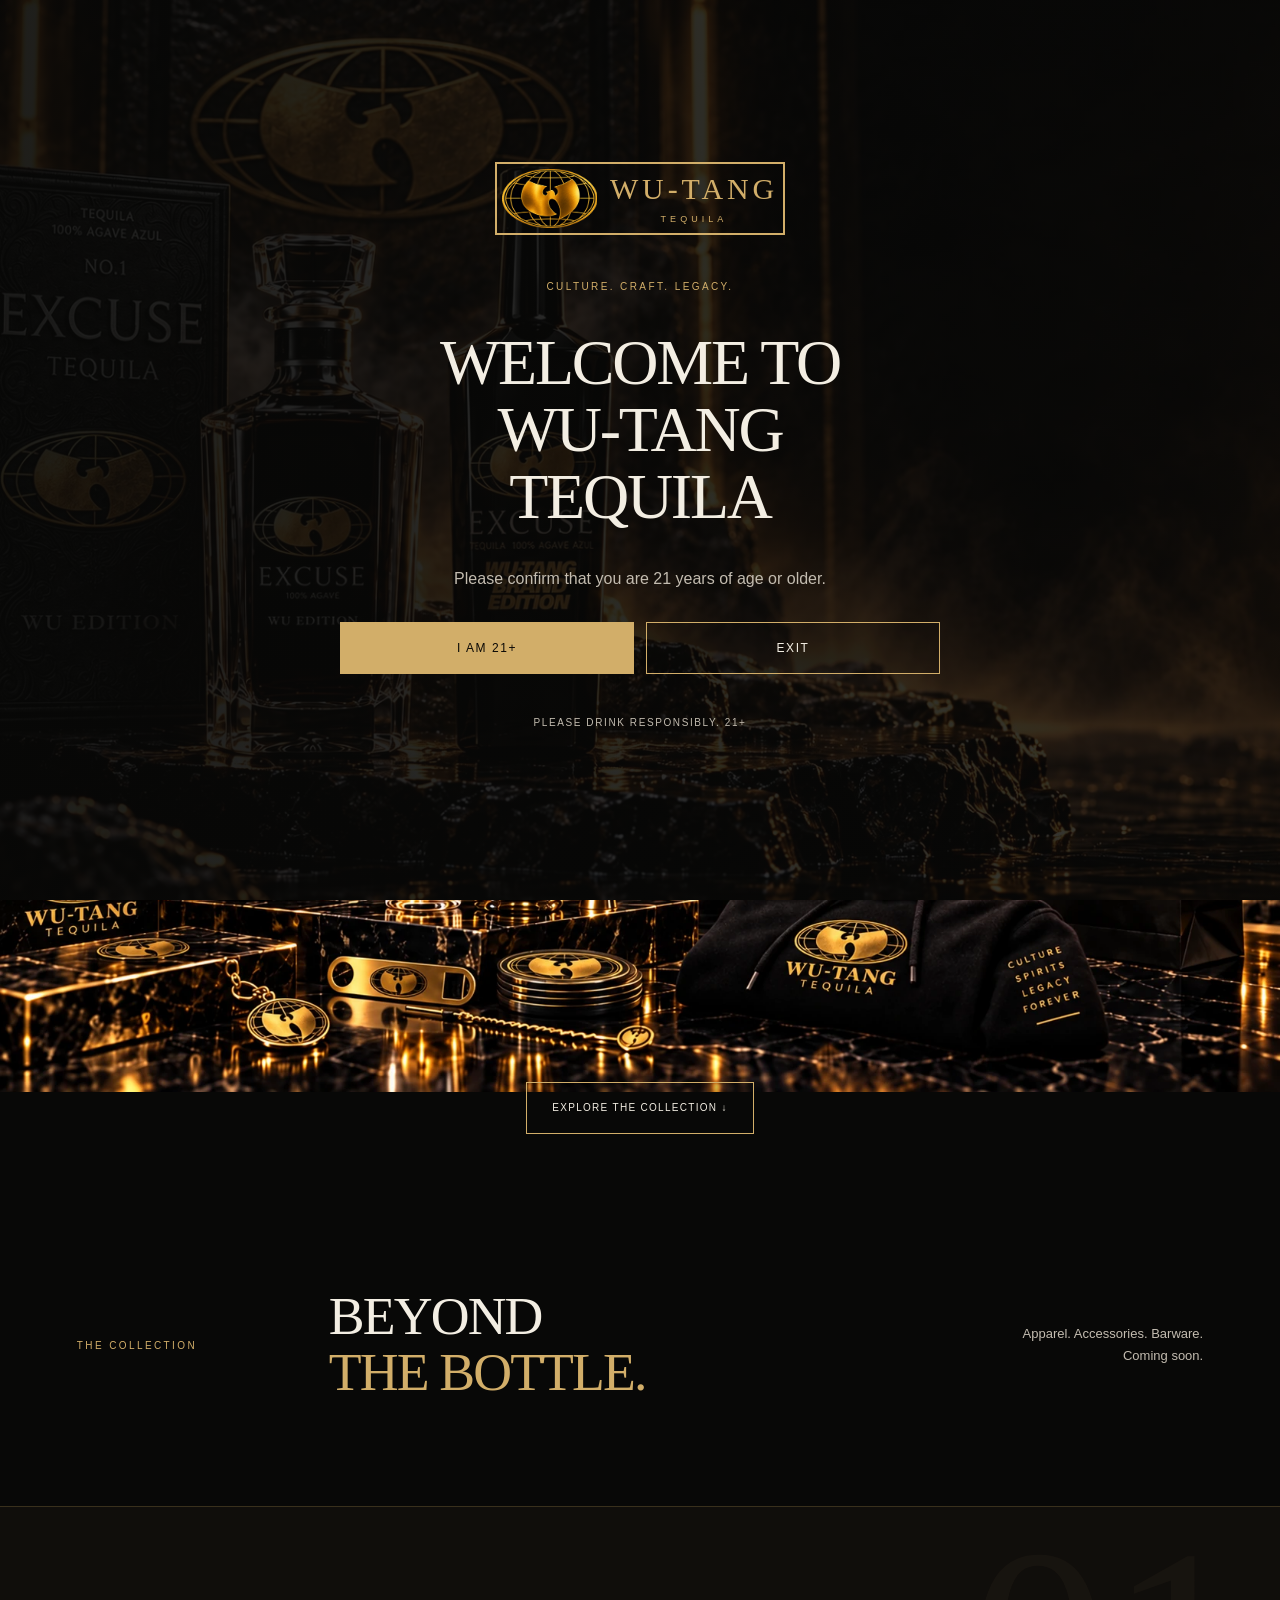
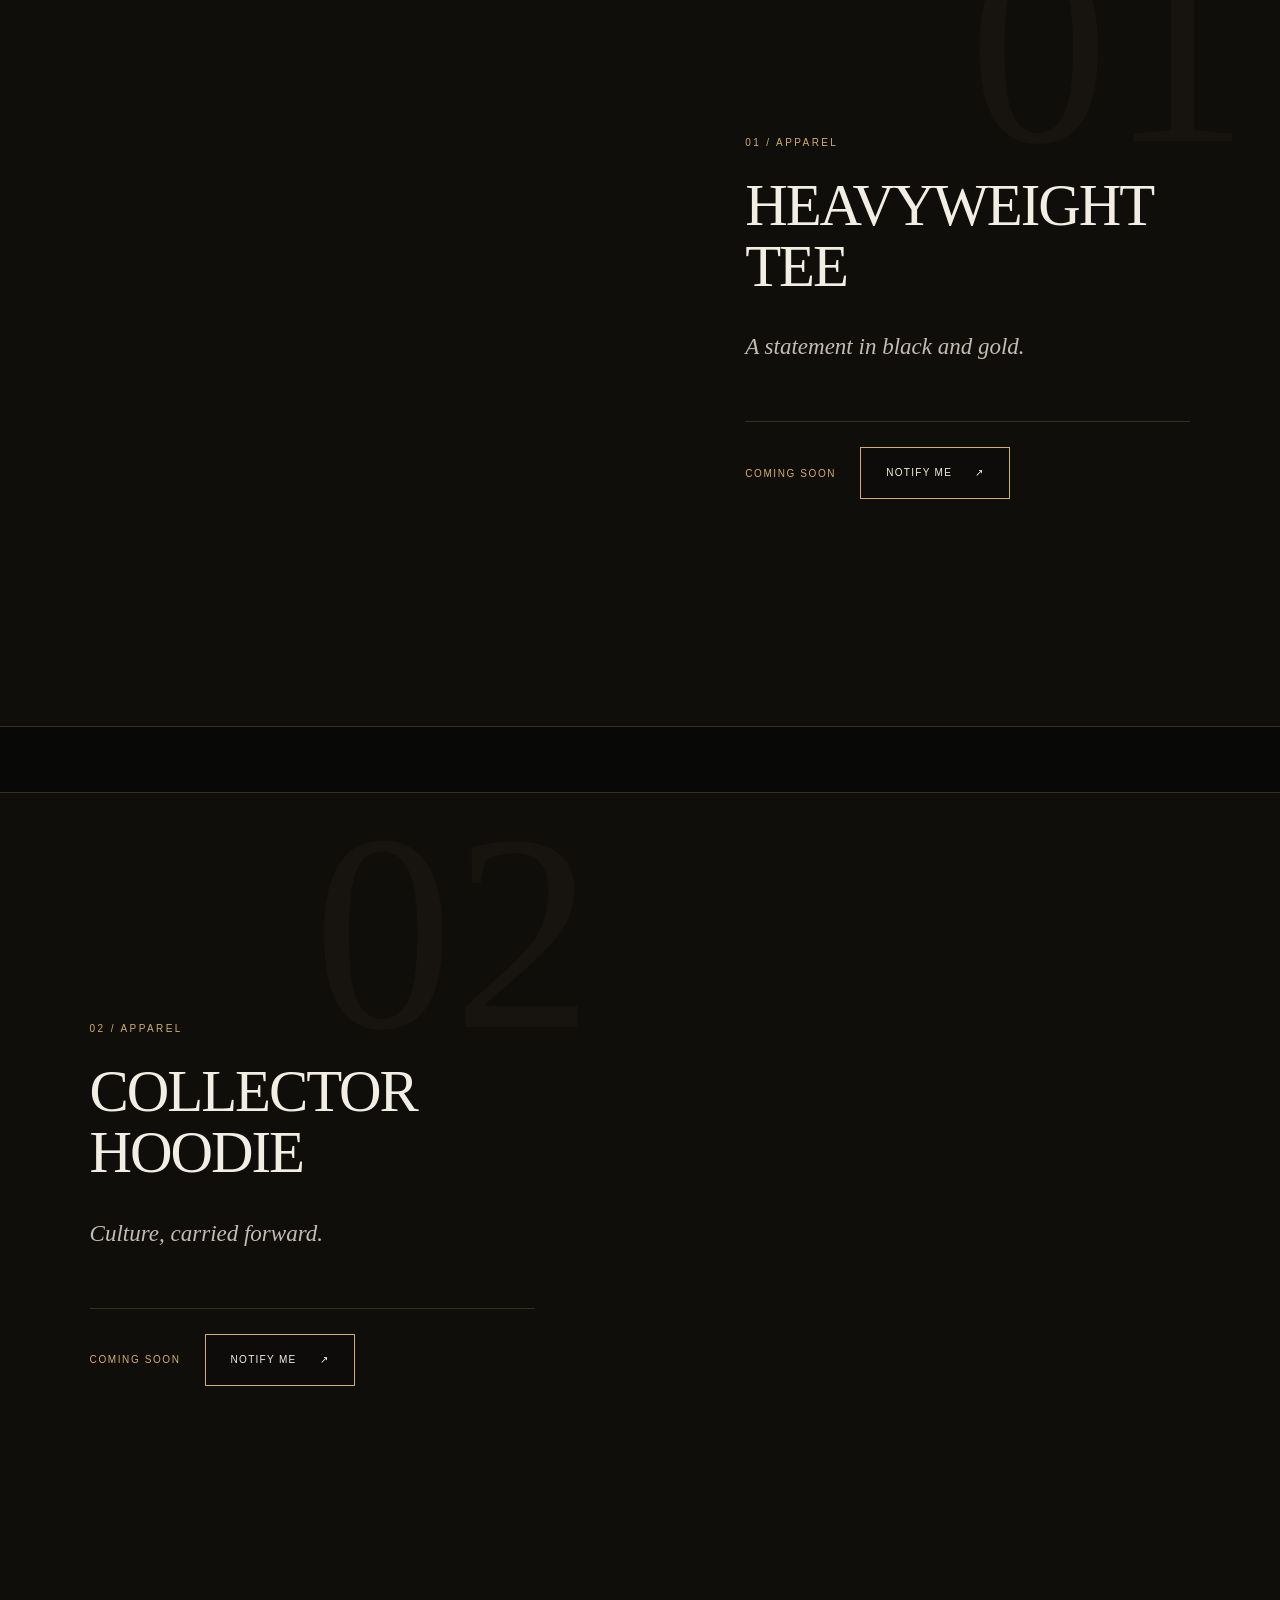
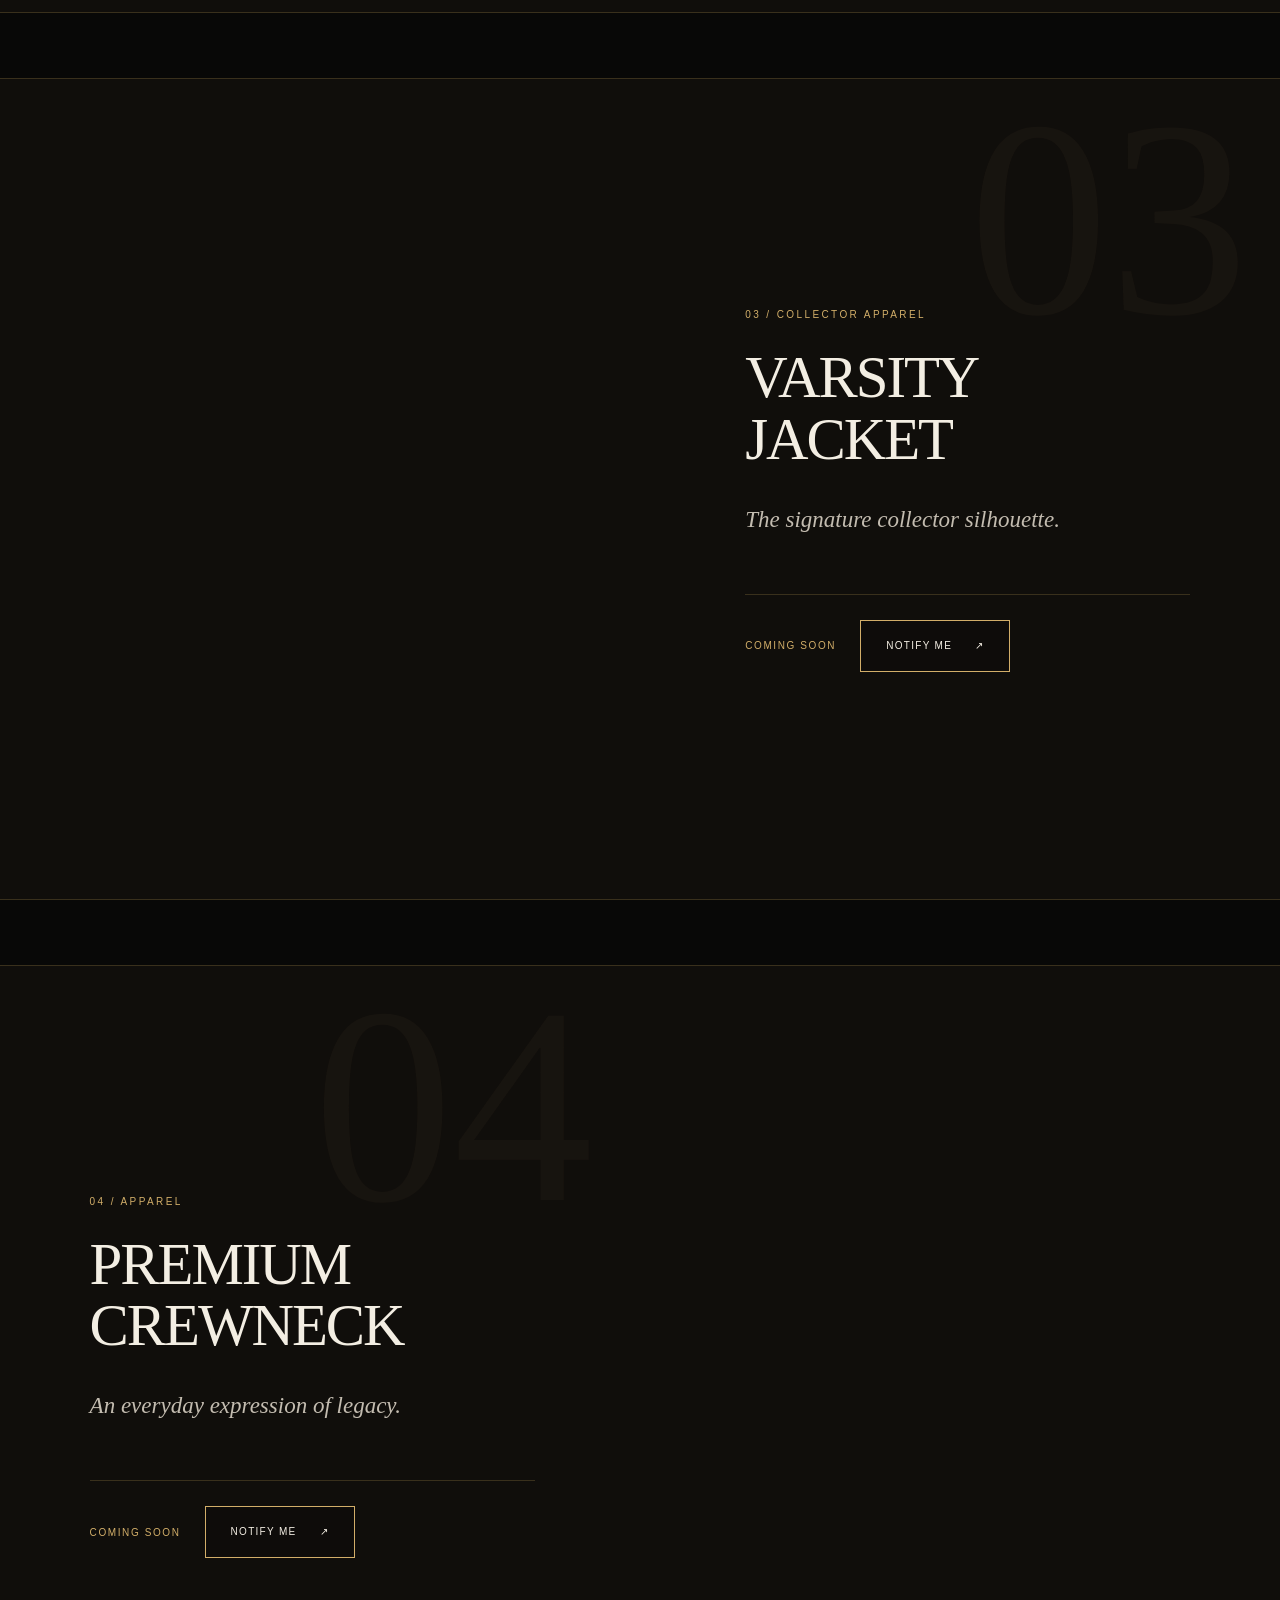
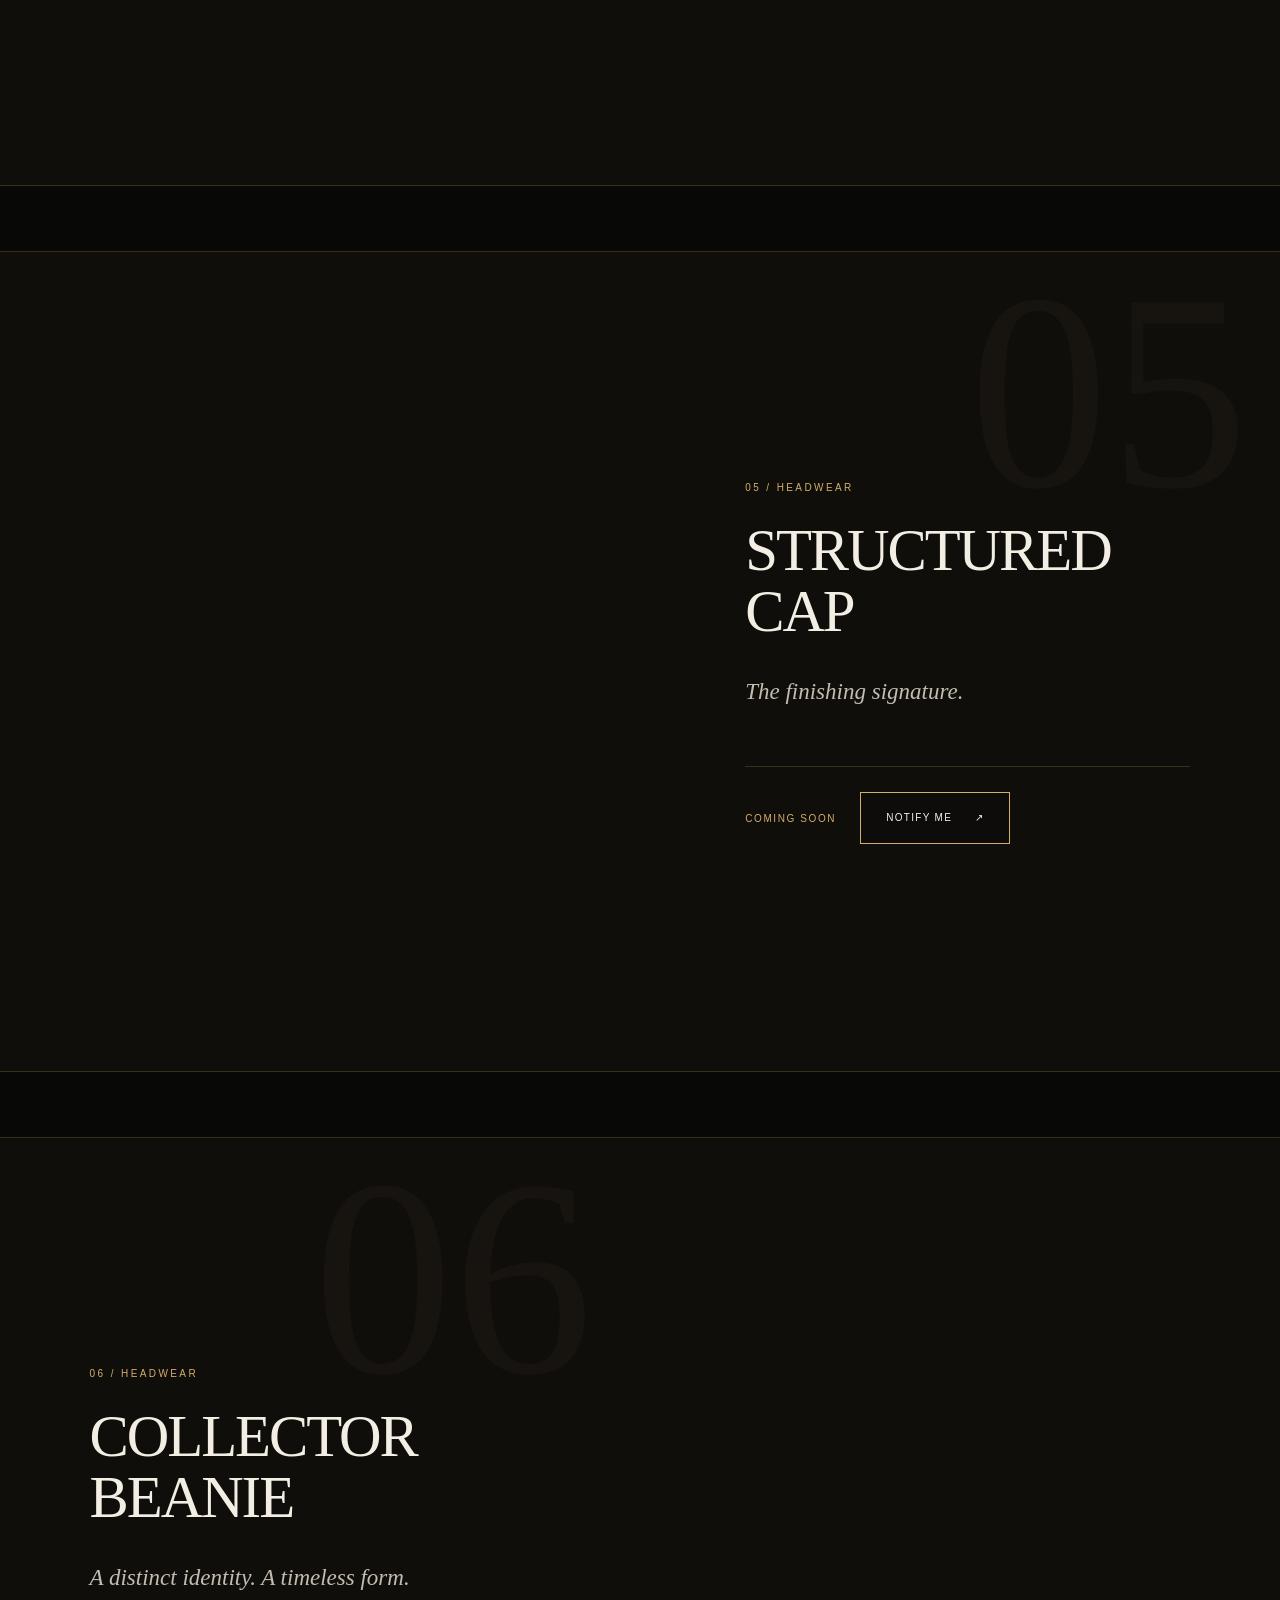
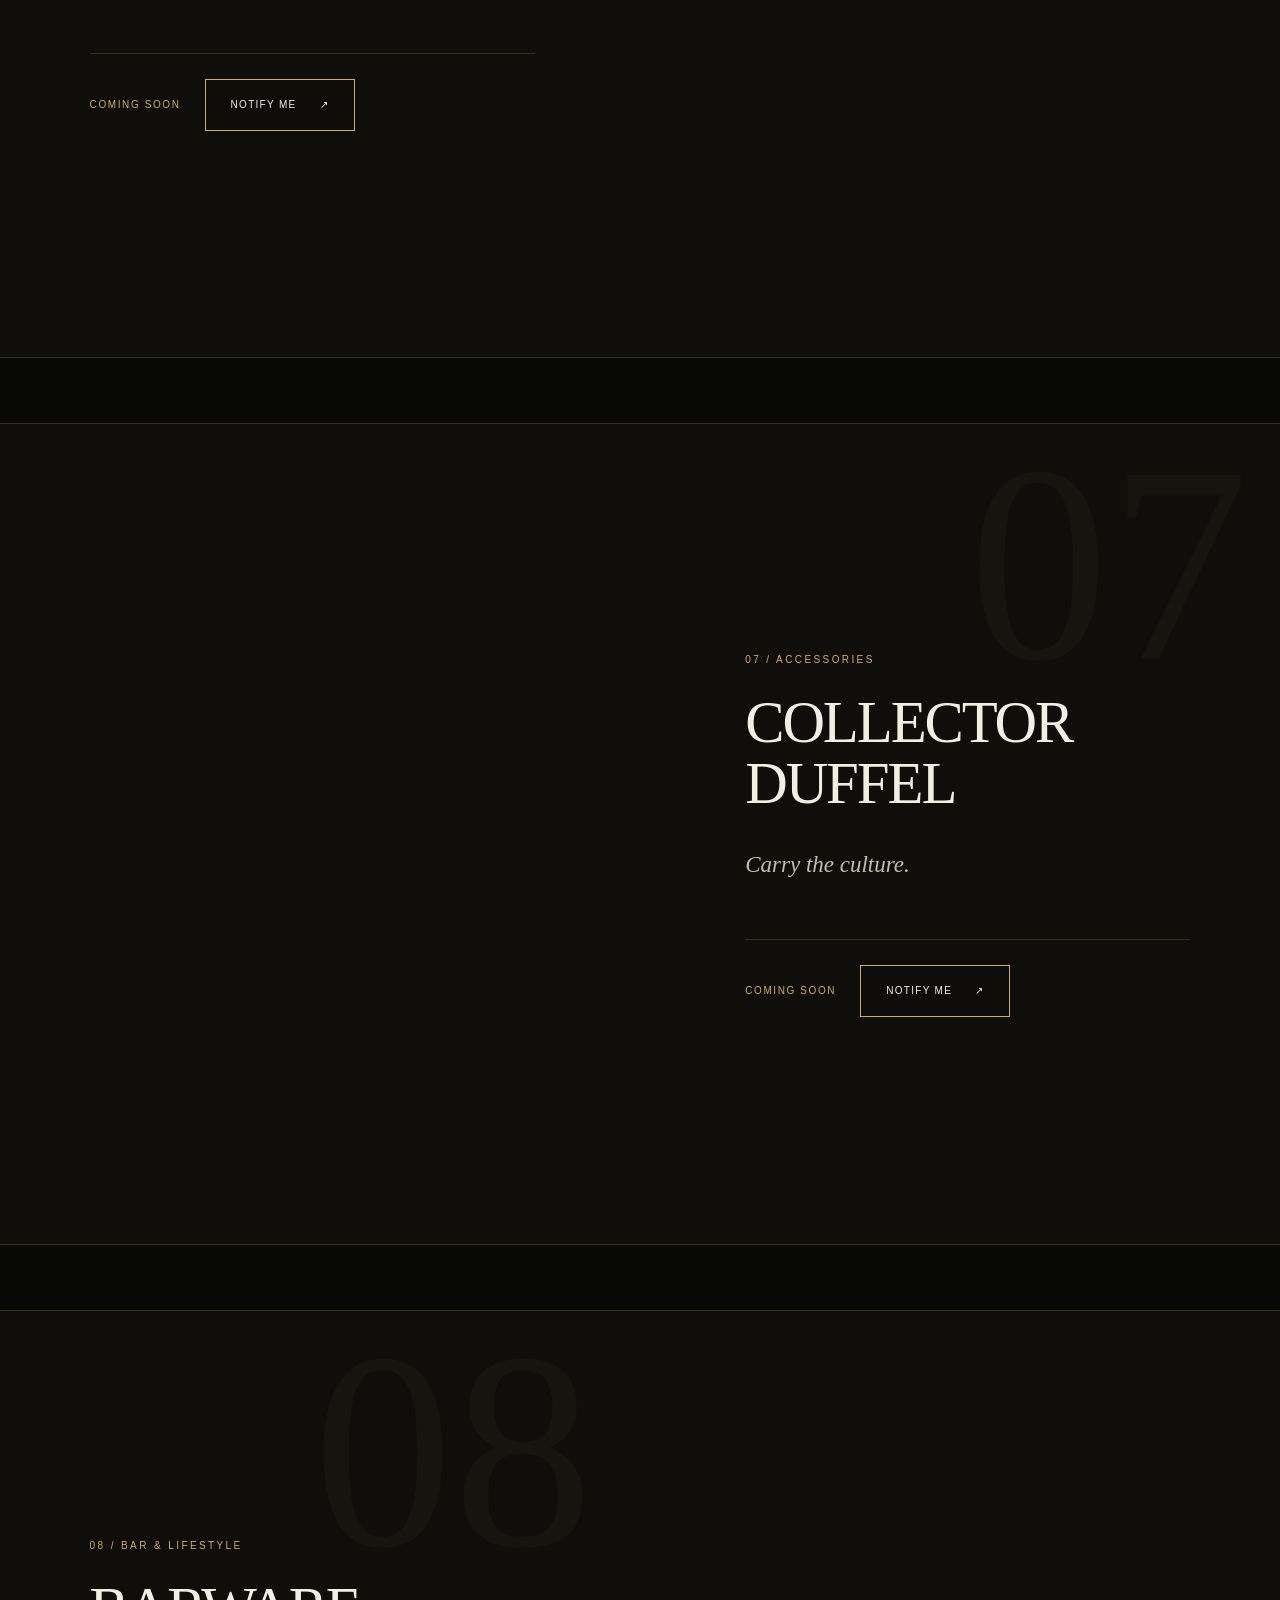
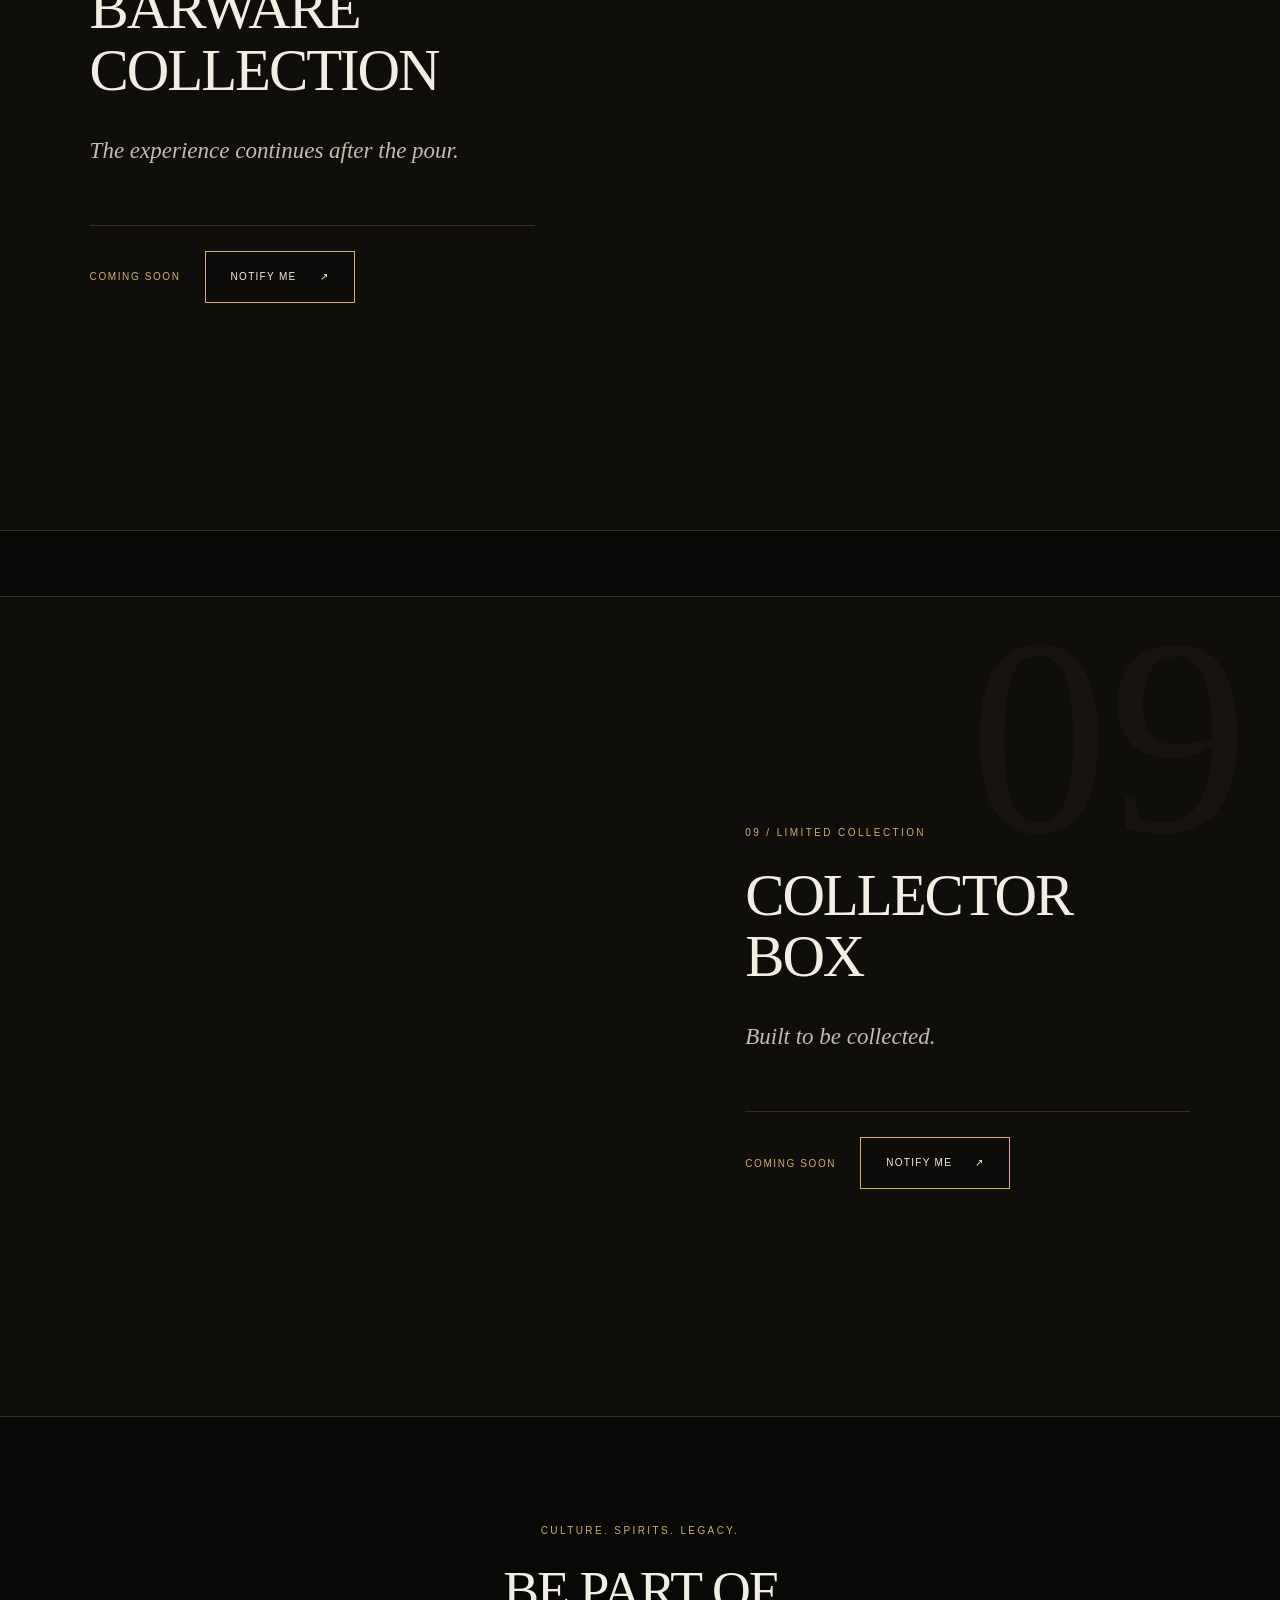
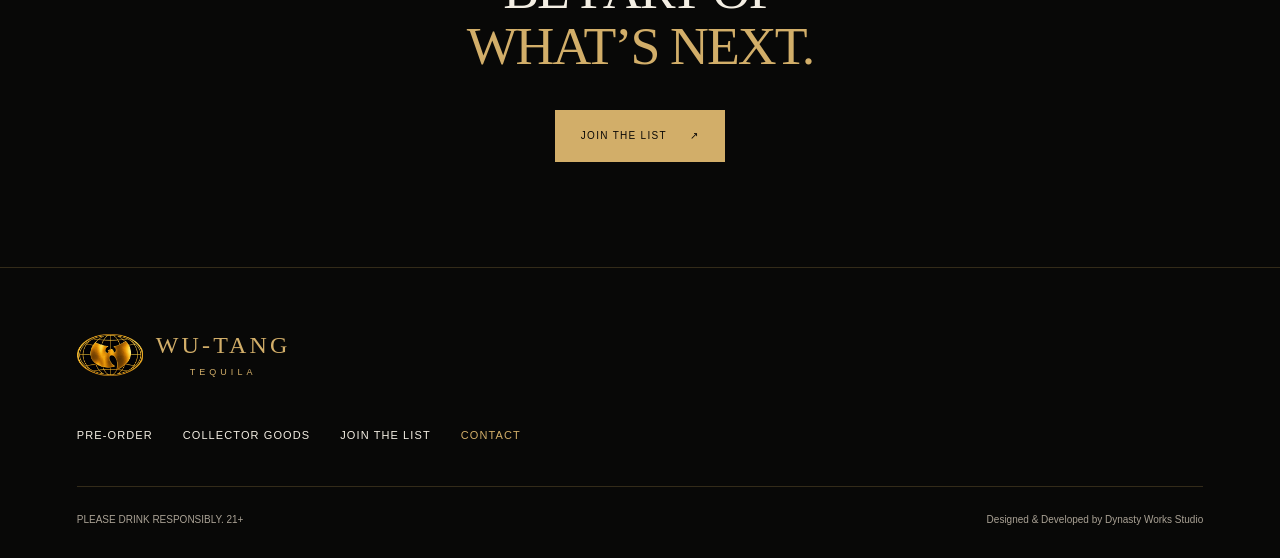
<file: collector-goods.html>
<!doctype html><meta charset="utf-8"><meta name="robots" content="noindex,nofollow"><meta http-equiv="refresh" content="0;url=collector-goods/"><title>Collector Goods</title><a href="collector-goods/">View Collector Goods</a>
</file>
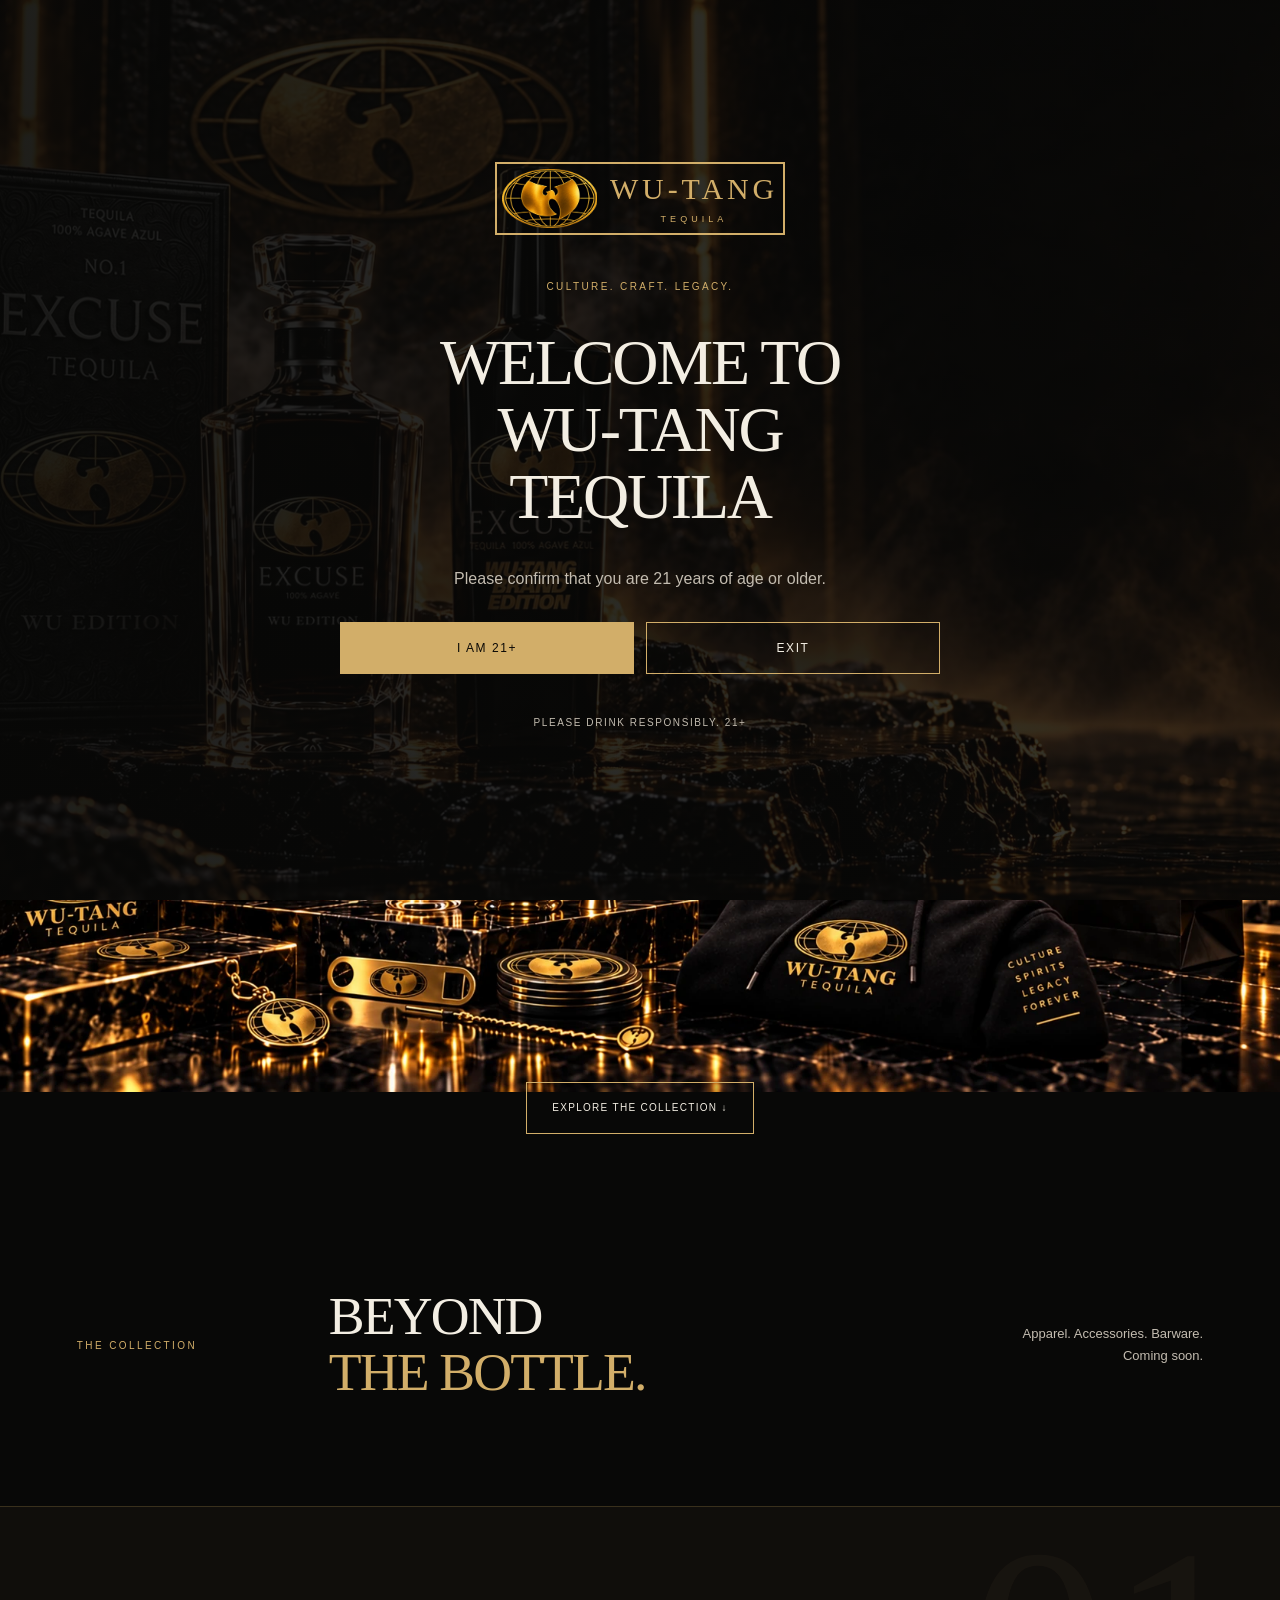
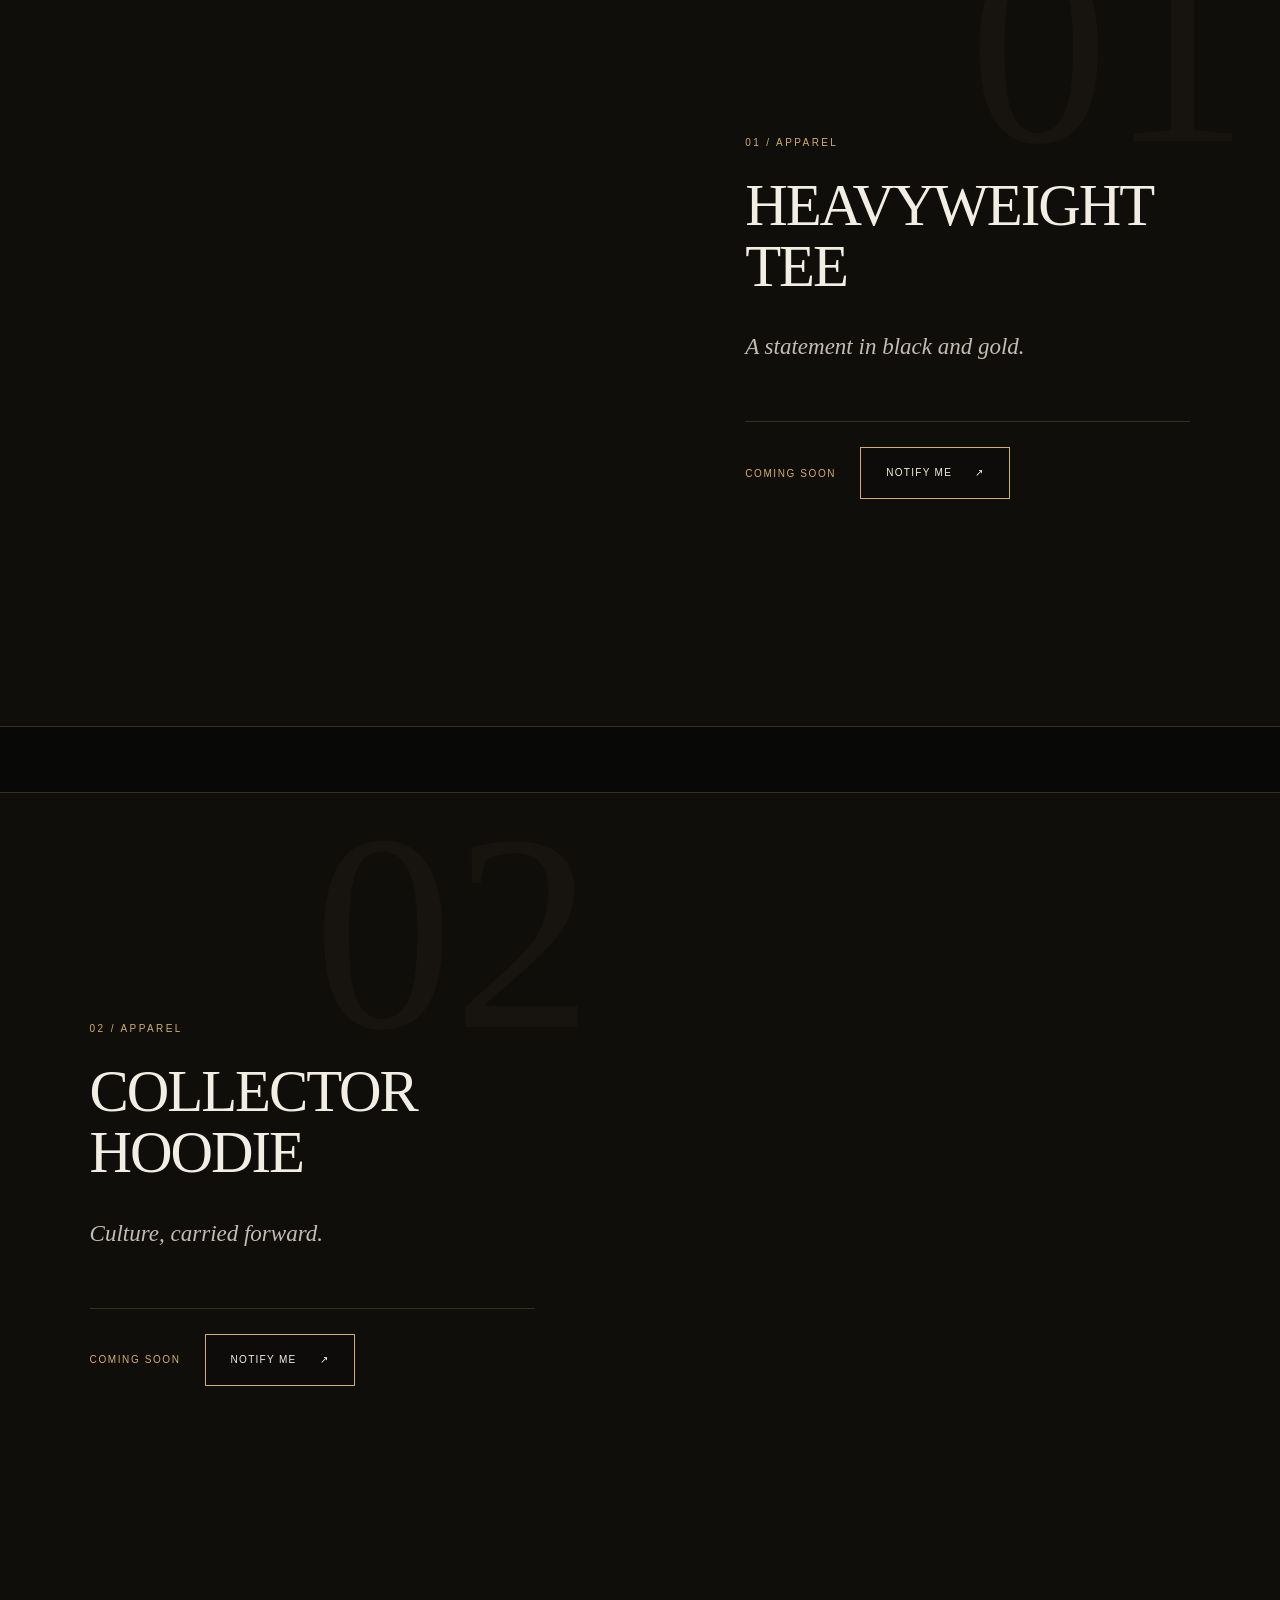
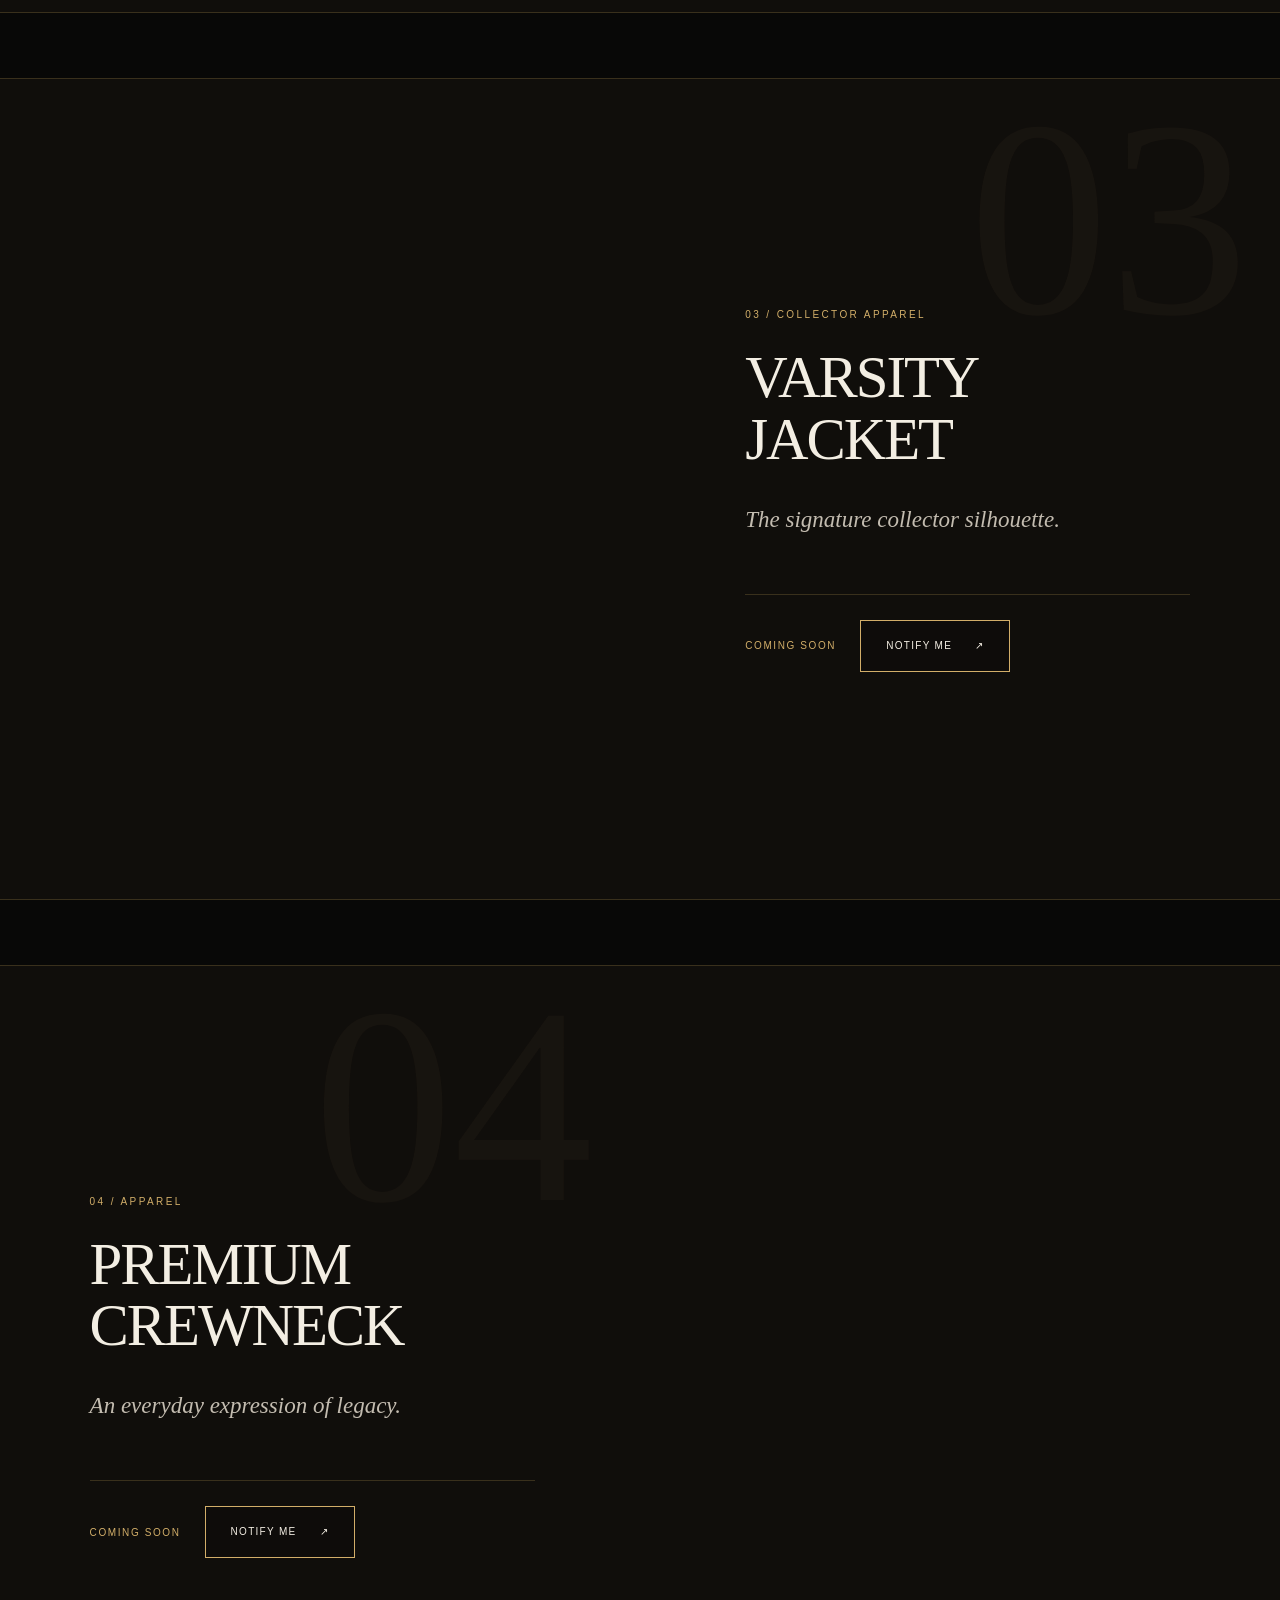
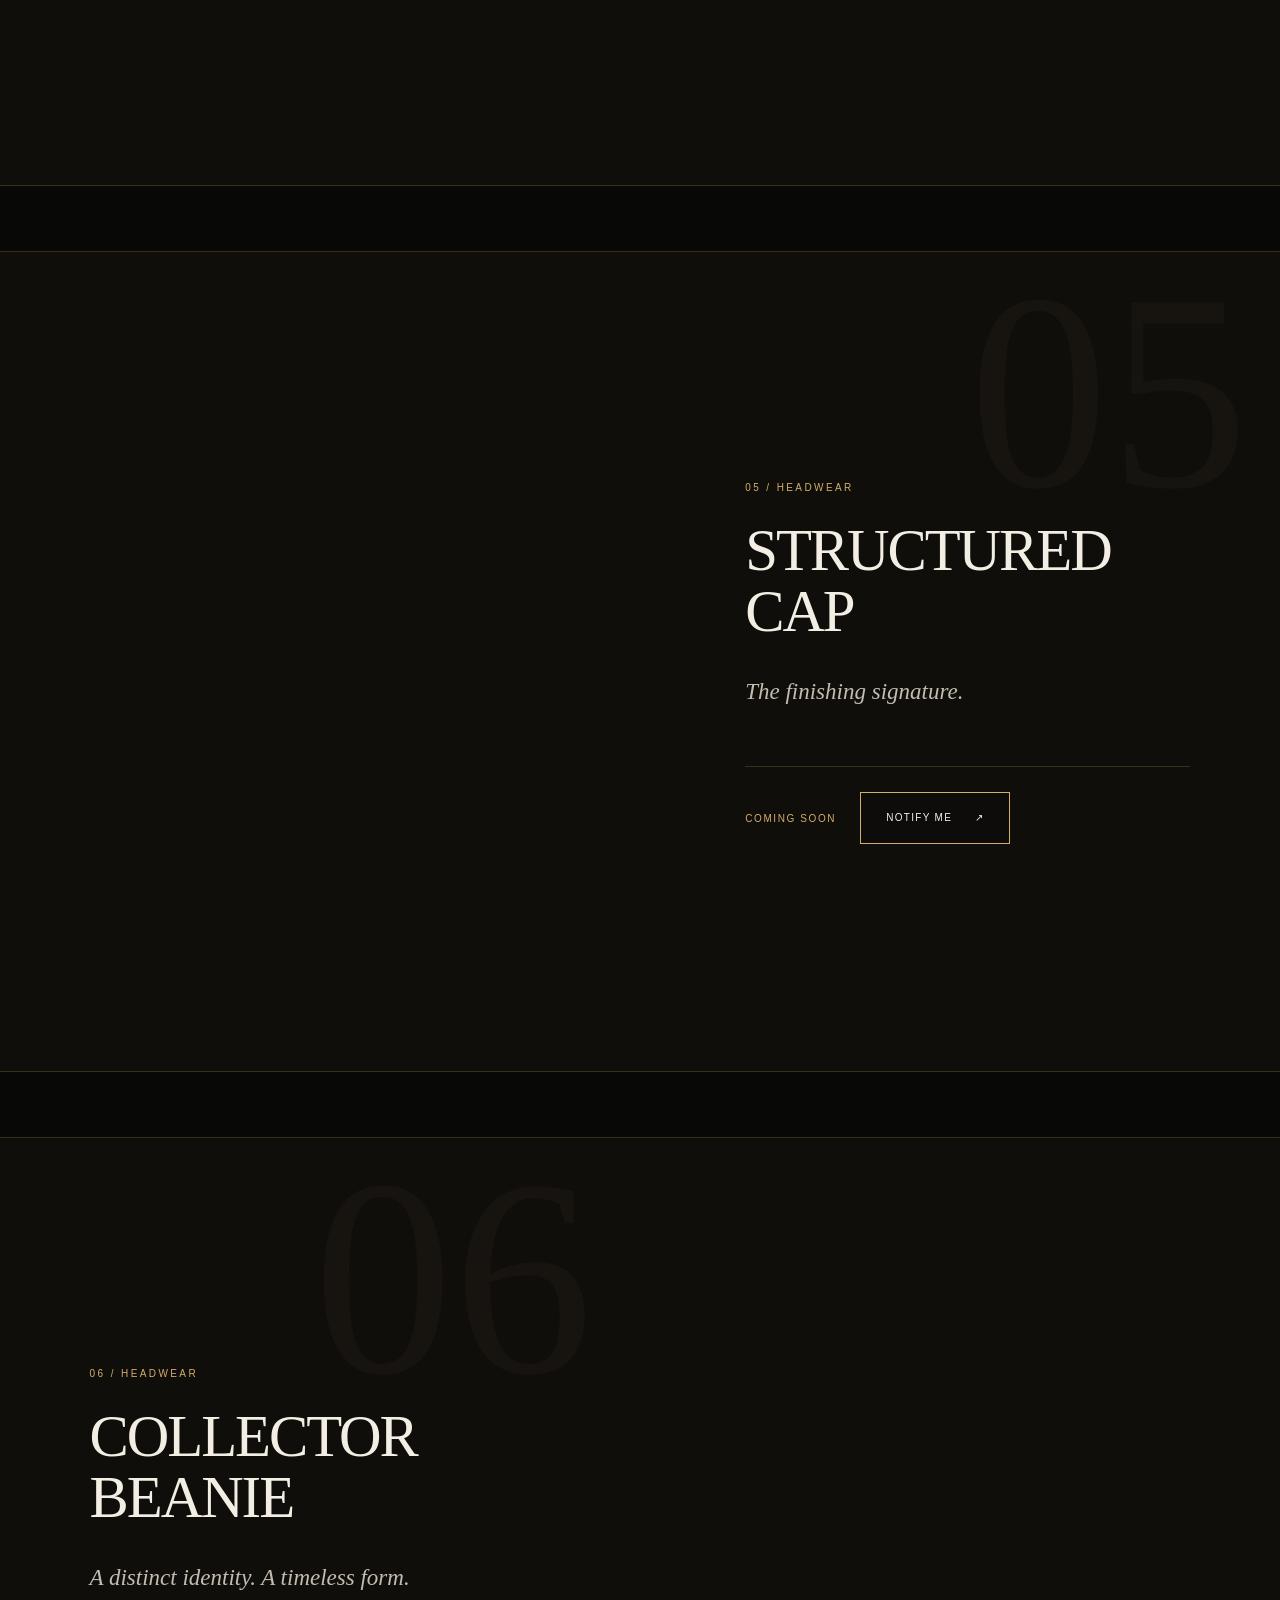
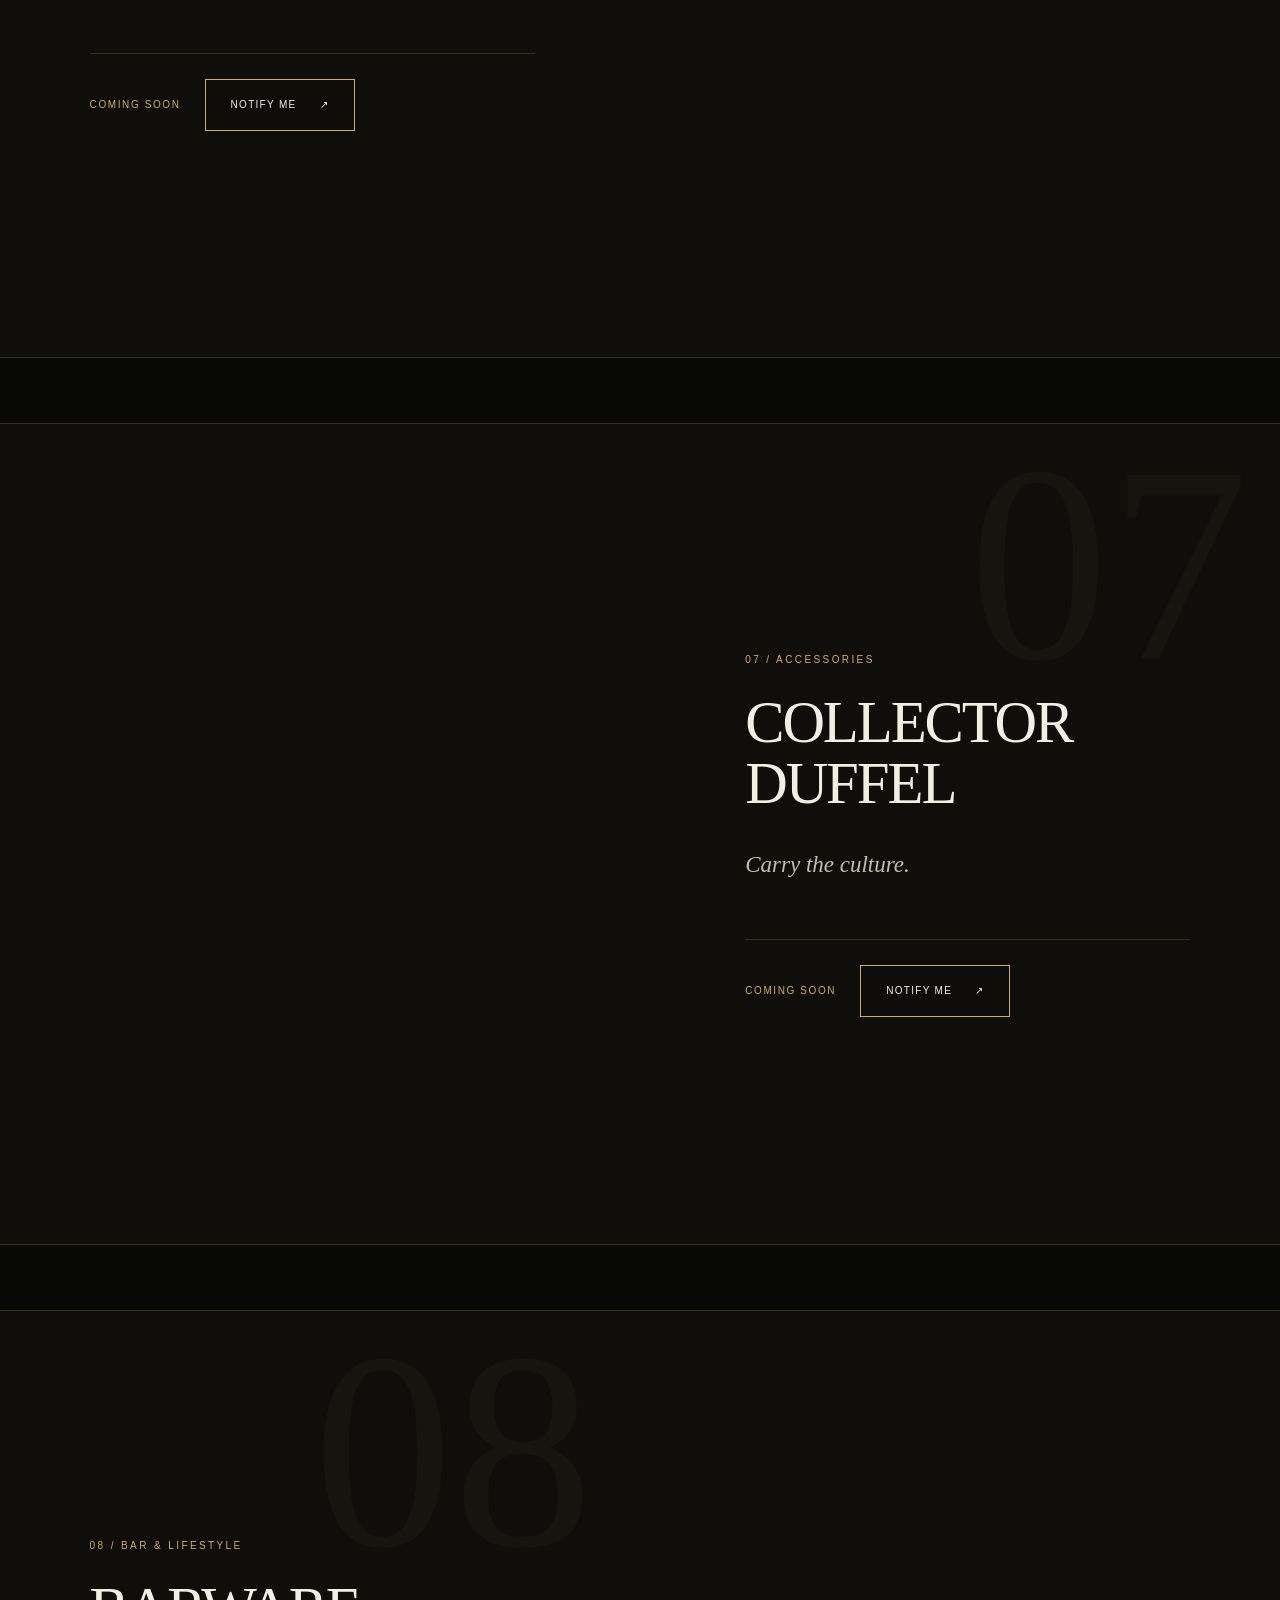
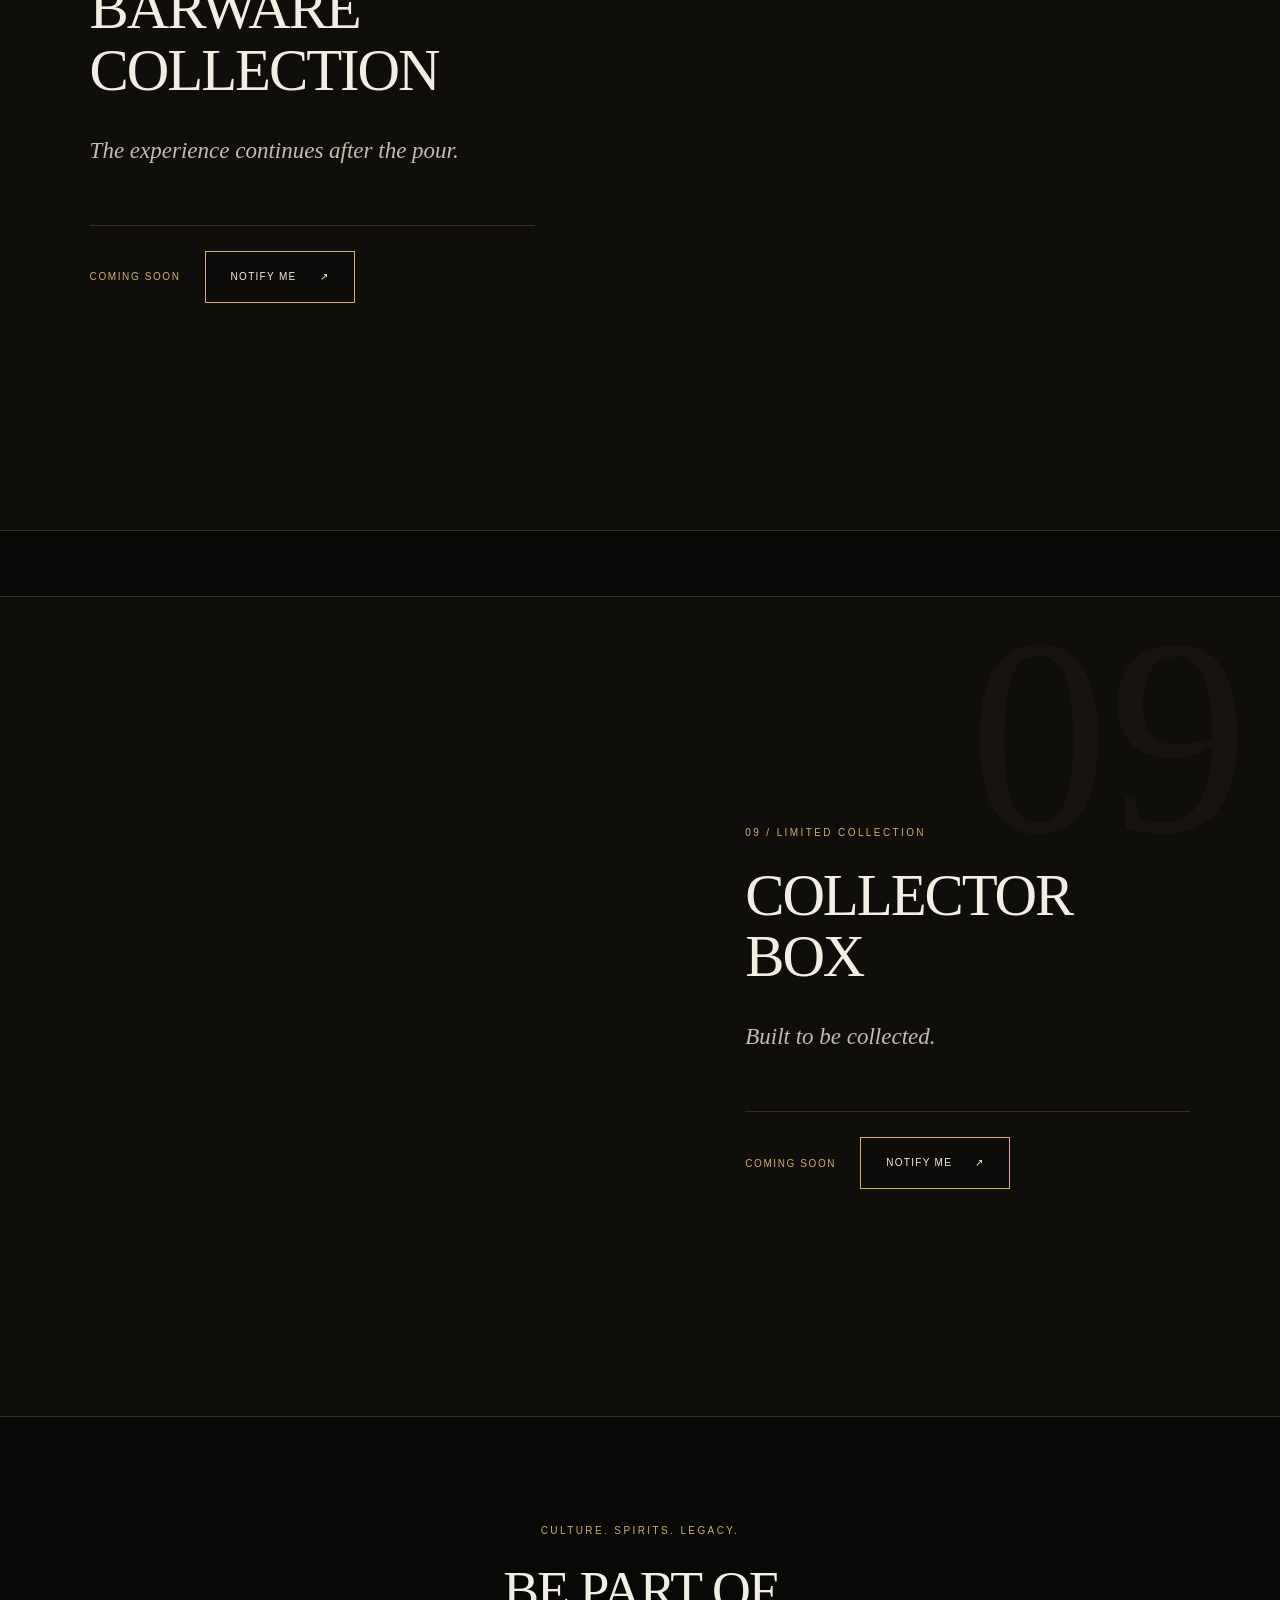
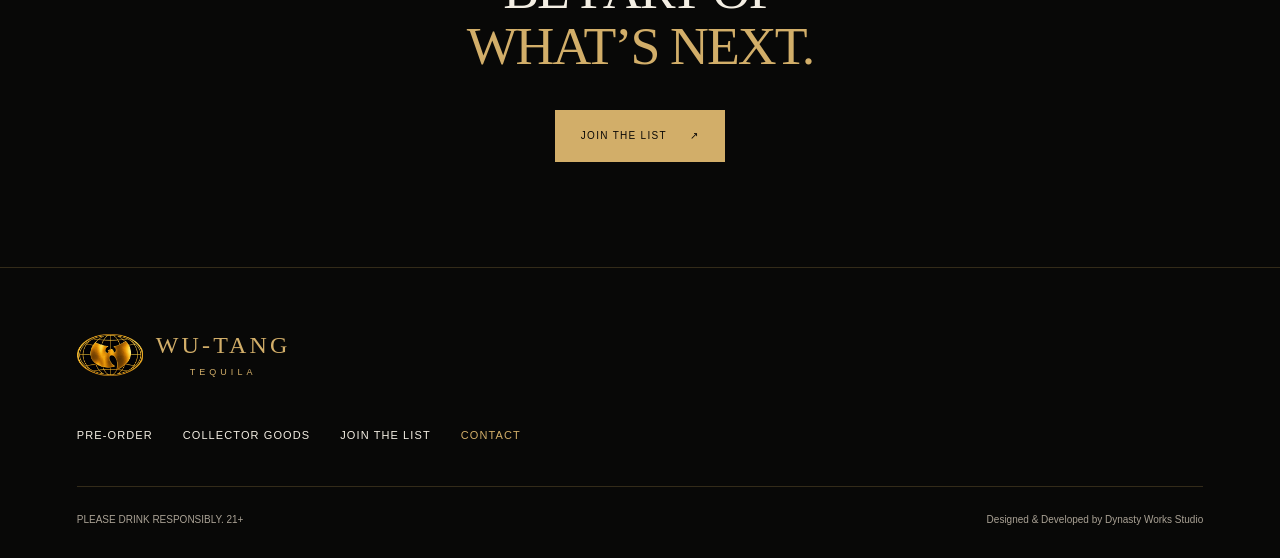
<file: merch.html>
<!doctype html><meta charset="utf-8"><meta name="robots" content="noindex,nofollow"><meta http-equiv="refresh" content="0;url=collector-goods/"><title>Collector Goods</title><a href="collector-goods/">View Collector Goods</a>
</file>
<file: styles.css>
:root{color-scheme:dark;--black:#080807;--gold:#d2ae69;--ivory:#f3eee3;--muted:#c3bcb0;--line:#b4935140}*{box-sizing:border-box}html{scroll-behavior:smooth;scroll-padding-top:95px}body{margin:0;background:var(--black);color:var(--ivory);font:16px/1.7 Arial,Helvetica,sans-serif}body.modal-open{overflow:hidden}a{color:inherit;text-decoration:none}button,input{font:inherit}button{cursor:pointer}button,a,input{touch-action:manipulation}button:focus-visible,a:focus-visible,input:focus-visible{outline:2px solid var(--gold);outline-offset:5px}h1,h2,h3,p{margin:0}h1,h2,h3{font-family:Georgia,'Times New Roman',serif;font-weight:400;line-height:1.04;letter-spacing:-.035em;text-wrap:balance}h1{font-size:clamp(55px,5.9vw,100px)}h2{font-size:clamp(40px,4.2vw,72px)}h3{font-size:clamp(29px,2.8vw,46px)}em{font-style:normal;color:var(--gold)}p{color:var(--muted)}img{display:block;max-width:100%}picture{display:block}picture img{width:100%;height:auto}.eyebrow{font-size:10px;letter-spacing:.24em;color:var(--gold);margin-bottom:24px}.strap{font-size:11px;letter-spacing:.2em;margin:25px 0}.micro{font-size:10px;letter-spacing:.16em}.button{display:inline-flex;justify-content:center;align-items:center;gap:23px;min-height:52px;padding:16px 25px;background:var(--gold);border:1px solid var(--gold);color:#0b0906;font-size:10px;letter-spacing:.13em;line-height:1.4;text-align:center;transition:background .2s,color .2s}.button.outline{background:#08080730;color:var(--ivory)}.button:hover{background:#e2c890;color:#100d08}.actions{display:flex;gap:12px;flex-wrap:wrap;margin:30px 0}.text-button{background:none;border:0;color:var(--gold);font-size:11px;letter-spacing:.1em;padding:12px 0}.skip{position:fixed;top:-80px;left:15px;background:var(--gold);padding:12px;color:#080807;z-index:100}.skip:focus{top:12px}.header{height:92px;position:absolute;top:0;left:0;right:0;z-index:20;display:flex;align-items:center;justify-content:space-between;padding:0 4vw;border-bottom:1px solid var(--line);background:linear-gradient(#080807df,#08080799)}.brand{display:inline-flex;gap:13px;align-items:center;line-height:1}.brand img{width:66px;height:auto}.brand span{font:24px/1 Georgia,serif;letter-spacing:.13em;color:var(--gold)}.brand small{display:block;font:9px Arial,sans-serif;letter-spacing:.45em;text-align:center;margin-top:10px}.header nav{display:flex;align-items:center;gap:27px;font-size:10px;letter-spacing:.12em}.header nav a{padding:15px 0}.header nav a:last-child{border:1px solid var(--line);padding:12px 20px}.header nav a:hover{color:var(--gold)}.menu-toggle{display:none;background:transparent;border:0;width:48px;height:48px;padding:10px}.menu-toggle span{display:block;height:1px;background:var(--ivory);margin:8px 0}.immersive{position:relative;isolation:isolate;overflow:hidden}.immersive>.scene{position:absolute;inset:0;z-index:-2}.immersive>.scene img{width:100%;height:100%;object-fit:cover}.immersive:after{content:'';position:absolute;inset:0;z-index:-1;pointer-events:none}.hero{min-height:790px;height:100svh;max-height:1100px;display:flex;align-items:center;padding-top:92px;border-bottom:1px solid var(--line)}.hero>.scene img{object-position:left center}.hero:after{background:linear-gradient(90deg,transparent 45%,#07060535 60%,#07060588),linear-gradient(0deg,#080807b0,transparent 15%)}.hero-copy{margin-left:56%;width:40%;padding:35px 0}.hero-copy h1 em{font-size:.44em;display:block;margin-top:18px;letter-spacing:.005em;line-height:1.2}.hero-copy .body-copy{max-width:430px;font-size:14px}.scene-caption{position:absolute;bottom:26px;left:4vw;right:4vw;display:flex;justify-content:space-between;font-size:9px;letter-spacing:.17em;color:var(--gold)}.section{padding:105px 6vw;max-width:1800px;margin:auto}.section-heading{display:grid;grid-template-columns:.75fr 1.9fr 1fr;gap:35px;align-items:center;margin-bottom:55px}.section-heading>.eyebrow{margin:0}.section-heading>p:last-child{font-size:13px;text-align:right}.editions{display:grid;grid-template-columns:1fr 1fr;gap:32px}.edition{min-width:0;background:#11100d;border:1px solid var(--line);display:flex;flex-direction:column}.edition .scene{overflow:hidden}.edition-copy{padding:35px;display:flex;flex-direction:column;align-items:flex-start;flex:1}.edition-copy>.eyebrow{margin-bottom:17px}.edition-copy h3{margin-bottom:22px}.edition-copy>p:not(.eyebrow){font-size:14px;margin-bottom:30px;max-width:500px}.edition-copy .button{margin-top:auto}.reposado{min-height:780px;height:58vw;max-height:1020px;display:flex;align-items:center;border-block:1px solid var(--line)}.reposado>.scene img{object-position:center}.reposado:after{background:linear-gradient(90deg,#050504e8, #05050470 35%,transparent 57%)}.reposado-copy{padding:60px 5vw;width:43%}.reposado-copy>p:not(.eyebrow):not(.strap){max-width:380px;margin:25px 0}.reposado-copy .button{margin-top:8px}.craft{min-height:680px;height:54vw;max-height:930px;display:flex;align-items:flex-end}.craft:after{background:linear-gradient(0deg,#060604ea,transparent 85%)}.craft-copy{padding:65px 6vw;max-width:1050px}.craft-copy p:last-child{max-width:560px;margin-top:25px}.legacy{display:grid;grid-template-columns:1.35fr 1fr;gap:6vw;align-items:center;padding-block:130px}.legacy>.scene{margin-left:-6vw;box-shadow:0 25px 65px #0008}.legacy-copy h2{font-size:clamp(36px,3.8vw,64px)}.legacy-copy>p:not(.eyebrow){font-size:14px;margin:30px 0}.teaser{position:relative;padding:65px 0 75px;text-align:center;border-block:1px solid var(--line);background:#100d09}.teaser-heading{position:relative;z-index:1;margin:0 auto -20px;padding:0 24px}.teaser-heading p:last-child{margin:25px 0}.teaser>.scene{width:100%}.teaser>.scene img{max-width:1800px;margin:auto}.teaser-cta{position:relative;margin-top:-15px}.signup{display:grid;grid-template-columns:1.1fr 1fr;gap:7vw;align-items:center;background:radial-gradient(ellipse at 15% 0,#5b43251f,transparent 70%)}.signup h2{font-size:clamp(36px,3.5vw,58px)}.signup label{font-size:10px;letter-spacing:.15em}.signup-row{display:flex;margin-top:12px;gap:10px}.signup-row input{min-width:0;flex:1}input{border:1px solid var(--line);border-radius:0;background:#0d0c09;color:var(--ivory);padding:16px;min-height:52px;width:100%}.preview-note{font-size:11px;color:#a39d91;margin-top:15px}.goods-hero{padding-top:130px;text-align:center;position:relative;background:radial-gradient(ellipse at 50% 30%,#39271355,transparent 60%)}.goods-title{position:relative;z-index:1}.goods-title h1{font-size:clamp(70px,8.5vw,150px);line-height:.86}.goods-title .strap{margin:30px 0 0}.goods-hero>.scene{margin-top:-35px}.goods-hero>.scene img{max-width:1800px;margin:auto}.goods-discover{position:relative;margin-top:-12px;margin-bottom:50px}.goods-collection .section-heading{margin-bottom:0}.product-story{display:grid;grid-template-columns:1.05fr 1fr;min-height:650px;border-block:1px solid var(--line);background:#100e0b;position:relative}.product-story+.product-story{margin-top:65px}.product-story.reverse{grid-template-columns:1fr 1.05fr}.product-story.reverse .product-art{order:2}.product-art img{width:100%;height:auto}.product-copy{position:relative;display:flex;flex-direction:column;justify-content:center;align-items:flex-start;padding:70px 7vw;overflow:hidden}.product-copy h2{font-size:clamp(45px,4.6vw,78px);position:relative}.chapter-number{position:absolute;right:5%;top:0;font:280px Georgia,serif;color:#d2ae6909;line-height:1;pointer-events:none}.product-copy .eyebrow{position:relative}.product-line{margin:30px 0 55px;font-family:Georgia,serif;font-style:italic;font-size:23px}.product-bottom{display:flex;flex-wrap:wrap;gap:24px;align-items:center;border-top:1px solid var(--line);padding-top:25px;width:100%}.product-bottom>span{font-size:10px;letter-spacing:.16em;color:var(--gold)}.goods-end{text-align:center}.goods-end .button{margin-top:35px}footer{padding:65px 6vw 30px;border-top:1px solid var(--line)}footer nav{display:flex;gap:30px;flex-wrap:wrap;align-items:center;font-size:11px;letter-spacing:.1em;margin:30px 0}.footer-bottom{display:flex;justify-content:space-between;border-top:1px solid var(--line);padding-top:24px;font-size:10px;color:#aaa295;gap:25px}
dialog{color:var(--ivory);background:var(--black);border:1px solid var(--line);padding:50px;width:min(640px,calc(100% - 24px));max-height:calc(100dvh - 24px);overflow-y:auto}dialog::backdrop{background:rgb(0 0 0 / .88)}#age-gate{width:100%;max-width:none;height:100dvh;max-height:none;margin:0;border:0;display:none;padding:30px 24px}#age-gate[open]{display:flex;align-items:center;justify-content:center}.age-content{width:100%;max-width:600px;text-align:center;margin:auto}.age-content .brand{margin-bottom:50px}.age-content h2{font-size:clamp(40px,5vw,64px);margin:35px 0}.age-content .actions{display:grid;grid-template-columns:1fr 1fr}.responsible{font-size:13px;margin-top:40px}.close{position:absolute;right:15px;top:8px;color:var(--ivory);background:none;border:0;font-size:34px;width:44px;height:44px}#interest label{display:block;font-size:13px;margin-bottom:15px}#interest label span{color:var(--muted)}#interest input{margin-top:7px}.field-pair{display:grid;grid-template-columns:1fr 1fr;gap:16px}fieldset{border:1px solid var(--line);margin:24px 0;padding:15px}legend{color:var(--gold);font-size:13px;padding:0 8px}.choices{display:grid;grid-template-columns:1fr 1fr;gap:8px}.choices label{display:flex!important;align-items:center;gap:9px;margin:0!important;min-height:38px}.choices input{width:18px;min-height:18px;height:18px;margin:0!important;accent-color:var(--gold)}[hidden]{display:none!important}#interest-form>.button{width:100%}
#age-gate{background:linear-gradient(90deg,#080807e8,#080807cc),url('assets/cinematic/hero-desktop.webp') center/cover}#age-gate .age-content{padding:40px 0}.age-content h2{font-size:clamp(48px,5vw,76px)}.age-content>.eyebrow{margin-bottom:0}.age-content .brand img{width:95px}.age-content .brand span{font-size:30px}.age-content .responsible{letter-spacing:.16em;font-size:10px}.age-content .button{font-size:12px}
@media(min-width:1800px){.hero-copy{max-width:650px}.product-story{max-width:1800px;margin-inline:auto}}
@media(max-width:1100px){.header{padding-inline:24px}.header nav{gap:15px;font-size:9px}.brand span{font-size:21px}.brand img{width:58px}.hero-copy{margin-left:54%;width:43%}.hero h1{font-size:58px}.button{padding:15px 18px}.section{padding:80px 5vw}.section-heading{grid-template-columns:.8fr 2fr}.section-heading>p:last-child{display:none}.edition-copy{padding:25px}.reposado-copy{width:47%;padding-left:4vw}.reposado h2{font-size:48px}.legacy{gap:4vw}.product-copy{padding:50px 5vw}.product-copy h2{font-size:48px}.signup{gap:4vw}.signup-row{flex-wrap:wrap}.signup-row .button{flex-grow:1}}
@media(max-width:900px){.menu-toggle{display:block}.header nav{display:none;position:absolute;top:100%;left:0;right:0;background:#080807fa;border-bottom:1px solid var(--line);padding:20px 25px;flex-direction:column;align-items:stretch;font-size:12px}.header nav.open{display:flex}.header nav a:last-child{border:0;padding:15px 0}.header{height:82px}.hero{min-height:750px;height:90svh}.hero h1{font-size:46px}.hero-copy .body-copy{font-size:13px}.hero-copy .actions{gap:10px}.hero-copy .button{font-size:9px;width:100%}.scene-caption{font-size:8px}.section{padding:75px 4vw}.edition-copy h3{font-size:29px}.editions{gap:20px}.reposado{height:780px}.reposado-copy{width:47%;padding:35px 4vw}.reposado h2{font-size:42px}.reposado-copy>p{font-size:13px}.craft{min-height:590px}.craft-copy{padding:45px 4vw}.legacy{grid-template-columns:1fr;gap:0;padding-top:70px}.legacy>.scene{margin:0 -4vw}.legacy-copy{position:relative;margin:-35px 0 0 auto;max-width:610px;padding:40px;background:linear-gradient(135deg,#11100ff5,#090908fa);border-top:1px solid var(--line)}.legacy-copy h2{font-size:45px}.signup{grid-template-columns:1fr;gap:35px}.product-story,.product-story.reverse{min-height:0;grid-template-columns:1.1fr 1fr}.product-copy{padding:35px 4vw}.product-copy h2{font-size:37px}.product-line{font-size:19px;margin:23px 0 35px}.chapter-number{font-size:190px}.footer-bottom{flex-direction:column;gap:12px}}
@media(max-width:700px){html{scroll-padding-top:20px}.header{height:78px;padding-inline:20px}.brand img{width:57px}.brand span{font-size:21px}.brand small{font-size:8px}.hero{height:auto;min-height:0;display:block;padding:120px 0 0}.hero>.scene{top:auto;bottom:0;height:auto;position:relative;inset:auto;width:100%;margin-top:-55px;z-index:-2}.hero>.scene img{width:100%;height:auto;object-fit:contain}.hero-copy{margin:0;width:auto;padding:0 25px;text-align:center;position:relative;z-index:1}.hero .scene{position:relative;order:2}.hero{display:flex;flex-direction:column}.hero-copy{order:1}.hero .scene-caption{order:3;position:relative;bottom:auto;left:auto;right:auto;padding:22px 20px;width:100%;background:#080807;justify-content:center}.scene-caption>a{display:none}.hero:after{display:none}.hero-copy h1{font-size:52px}.hero-copy h1 em{font-size:.53em;margin-top:15px}.hero-copy .eyebrow{font-size:9px;margin-bottom:25px}.hero-copy .strap{font-size:10px;margin:22px 0 18px}.hero-copy .body-copy{font-size:14px;margin:auto;max-width:340px}.hero-copy .actions{display:grid;grid-template-columns:1fr 1fr;margin:25px 0 0;position:relative;z-index:2}.hero-copy .button{font-size:9px;padding:14px 12px;min-height:54px}.hero>.scene:before{content:'';position:absolute;top:0;left:0;right:0;height:100px;background:linear-gradient(#080807,transparent);pointer-events:none}.section{padding:65px 22px}.section-heading{display:block;margin-bottom:35px}.section-heading>.eyebrow{margin-bottom:20px}.section-heading h2{font-size:39px}.editions{grid-template-columns:1fr;gap:40px}.edition-copy{padding:28px 24px}.edition-copy h3{font-size:32px}.edition-copy>.button{width:100%}.reposado{height:auto;display:flex;flex-direction:column;min-height:0;padding:60px 0 0;background:#0d0a06}.reposado-copy{order:1;width:100%;padding:0 25px;text-align:center;z-index:1}.reposado h2{font-size:44px}.reposado h2 br:last-child{display:none}.reposado-copy>p:not(.eyebrow):not(.strap){margin:22px auto;max-width:340px}.reposado>.scene{position:relative;inset:auto;order:2;margin-top:35px;width:100%;z-index:0}.reposado>.scene img{width:100%;height:auto;object-fit:contain}.reposado:after{display:none}.craft{min-height:670px;height:90svh;max-height:800px}.craft>.scene img{object-position:45% center}.craft-copy{padding:50px 25px}.craft h2{font-size:41px}.craft-copy p:last-child{font-size:14px}.craft:after{background:linear-gradient(0deg,#080807f5,#08080720 95%)}.legacy{padding:60px 22px 50px}.legacy>.scene{margin:0 -22px}.legacy-copy{margin:-1px -2px 0;padding:30px 2px;background:none;border:0}.legacy-copy h2{font-size:40px}.teaser{padding:60px 0 45px}.teaser h2{font-size:43px}.teaser-heading{margin:0 0 5px}.teaser-heading p:last-child{font-size:14px}.teaser>.scene{margin:10px 0 25px}.teaser-cta{margin-top:0}.signup h2{font-size:39px}.signup-row{flex-direction:column}.signup-row .button{width:100%}.goods-hero{padding-top:125px}.goods-title h1{font-size:67px}.goods-title .eyebrow{font-size:9px}.goods-title .strap{font-size:10px;margin-bottom:20px}.goods-hero>.scene{margin-top:0}.goods-discover{margin-top:20px;margin-bottom:35px}.product-story,.product-story.reverse{grid-template-columns:1fr;margin:0!important;border-top:0;background:#0c0b09}.product-story.reverse .product-art{order:0}.product-copy{padding:30px 25px 45px}.product-copy h2{font-size:39px;max-width:340px}.product-copy .eyebrow{margin-bottom:18px}.product-line{font-size:20px;margin:22px 0 25px}.chapter-number{font-size:180px;right:20px}.product-bottom{gap:20px;justify-content:space-between;padding-top:22px}.product-bottom .button{padding-inline:20px}.goods-end h2{font-size:45px}footer{padding:45px 25px 25px}footer nav{gap:15px 25px}.field-pair,.choices{grid-template-columns:1fr}dialog{padding:45px 24px 25px}#age-gate{padding:25px;background:linear-gradient(#080807b5,#080807dd),url('assets/cinematic/hero-mobile-mobile.webp') center/cover}.age-content h2{font-size:49px}.age-content .brand{margin-bottom:35px}.age-content .brand img{width:75px}.age-content .brand span{font-size:25px}.age-content>p:not(.eyebrow){font-size:14px}.age-content .actions{gap:12px}.age-content .button{padding-inline:10px}.age-content>.responsible{font-size:9px!important;margin-top:35px}}
@media(prefers-reduced-motion:reduce){html{scroll-behavior:auto}*{transition:none!important}}

@media(min-width:901px){.hero{height:clamp(660px,56.25vw,1100px);min-height:0}.hero-copy{margin-left:56%;width:41%;padding-right:20px}.hero h1{font-size:clamp(48px,5.1vw,86px)}.hero-copy .actions{flex-wrap:nowrap}.hero-copy .button{padding:14px 15px;font-size:9px}}
@media(min-width:701px) and (max-width:900px){.hero{display:flex;flex-direction:column;height:auto;min-height:0;padding-top:125px}.hero-copy{order:1;text-align:center;margin:0;width:100%;max-width:630px;padding:0 35px}.hero-copy .body-copy{margin:auto;font-size:15px}.hero-copy .actions{justify-content:center}.hero-copy .button{width:auto;font-size:11px}.hero h1{font-size:70px}.hero>.scene{position:relative;inset:auto;order:2;width:100%;max-width:680px;margin:-40px auto 0}.hero>.scene img{height:auto;object-fit:contain}.hero:after{display:none}.hero .scene-caption{position:relative;order:3;inset:auto;width:100%;padding:22px 4vw}.hero>.scene:before{content:'';position:absolute;inset:0 0 auto;height:80px;background:linear-gradient(#080807,transparent)}}

/* Keep image layers above the section background for reliable compositor rendering. */
.immersive>.scene{z-index:0}.immersive:after{z-index:1}.hero-copy,.reposado-copy,.craft-copy,.scene-caption{position:relative;z-index:2}.scene-caption{position:absolute}@media(max-width:900px){.hero .scene-caption{position:relative}}

@media(min-width:701px) and (max-width:900px){.reposado{height:auto;min-height:0;display:flex;flex-direction:column;padding-top:60px;background:#0c0a07}.reposado-copy{width:100%;max-width:620px;padding:0 30px;text-align:center;order:1}.reposado-copy>p:not(.eyebrow):not(.strap){margin:25px auto}.reposado>.scene{position:relative;inset:auto;width:100%;max-width:680px;order:2;margin-top:35px}.reposado>.scene img{height:auto;object-fit:contain}.reposado:after{display:none}}
@media(max-width:900px){.hero,.reposado{max-height:none}.hero>.scene,.reposado>.scene{flex-shrink:0}}
</file>
<file: client-revision/styles.css>
:root{color-scheme:dark;--black:#080807;--gold-primary:#D4AF37;--gold-bright:#F2C94C;--gold-highlight:#FFD76A;--gold-deep:#A67C20;--gold:var(--gold-bright);--ivory:#f3eee3;--muted:#c3bcb0;--line:rgb(242 201 76 / .42)}*{box-sizing:border-box}html{scroll-behavior:smooth;scroll-padding-top:95px}body{margin:0;background:var(--black);color:var(--ivory);font:16px/1.7 Arial,Helvetica,sans-serif}body.modal-open{overflow:hidden}a{color:inherit;text-decoration:none}button,input{font:inherit}button{cursor:pointer}button,a,input{touch-action:manipulation}button:focus-visible,a:focus-visible,input:focus-visible{outline:2px solid var(--gold);outline-offset:5px}h1,h2,h3,p{margin:0}h1,h2,h3{font-family:Georgia,'Times New Roman',serif;font-weight:400;line-height:1.04;letter-spacing:-.035em;text-wrap:balance}h1{font-size:clamp(55px,5.9vw,100px)}h2{font-size:clamp(40px,4.2vw,72px)}h3{font-size:clamp(29px,2.8vw,46px)}em{font-style:normal;color:var(--gold)}p{color:var(--muted)}img{display:block;max-width:100%}picture{display:block}picture img{width:100%;height:auto}.eyebrow{font-size:10px;letter-spacing:.24em;color:var(--gold);margin-bottom:24px}.strap{font-size:11px;letter-spacing:.2em;margin:25px 0}.micro{font-size:10px;letter-spacing:.16em}.button{display:inline-flex;justify-content:center;align-items:center;gap:23px;min-height:52px;padding:16px 25px;background:var(--gold);border:1px solid var(--gold);color:#0b0906;font-size:10px;letter-spacing:.13em;line-height:1.4;text-align:center;transition:background .2s,color .2s}.button.outline{background:#08080730;color:var(--ivory)}.button:hover{background:var(--gold-highlight);color:#100d08}.actions{display:flex;gap:12px;flex-wrap:wrap;margin:30px 0}.text-button{background:none;border:0;color:var(--gold);font-size:11px;letter-spacing:.1em;padding:12px 0}.skip{position:fixed;top:-80px;left:15px;background:var(--gold);padding:12px;color:#080807;z-index:100}.skip:focus{top:12px}.header{height:92px;position:absolute;top:0;left:0;right:0;z-index:20;display:flex;align-items:center;justify-content:space-between;padding:0 4vw;border-bottom:1px solid var(--line);background:linear-gradient(#080807df,#08080799)}.brand{display:inline-flex;gap:13px;align-items:center;line-height:1}.brand img{width:66px;height:auto}.brand span{font:24px/1 Georgia,serif;letter-spacing:.13em;color:var(--gold)}.brand small{display:block;font:9px Arial,sans-serif;letter-spacing:.45em;text-align:center;margin-top:10px}.header nav{display:flex;align-items:center;gap:27px;font-size:10px;letter-spacing:.12em}.header nav a{padding:15px 0}.header nav a:last-child{border:1px solid var(--line);padding:12px 20px}.header nav a:hover{color:var(--gold)}.menu-toggle{display:none;background:transparent;border:0;width:48px;height:48px;padding:10px}.menu-toggle span{display:block;height:1px;background:var(--ivory);margin:8px 0}.immersive{position:relative;isolation:isolate;overflow:hidden}.immersive>.scene{position:absolute;inset:0;z-index:-2}.immersive>.scene img{width:100%;height:100%;object-fit:cover}.immersive:after{content:'';position:absolute;inset:0;z-index:-1;pointer-events:none}.hero{min-height:790px;height:100svh;max-height:1100px;display:flex;align-items:center;padding-top:92px;border-bottom:1px solid var(--line)}.hero>.scene img{object-position:left center}.hero:after{background:linear-gradient(90deg,transparent 45%,#07060535 60%,#07060588),linear-gradient(0deg,#080807b0,transparent 15%)}.hero-copy{margin-left:56%;width:40%;padding:35px 0}.hero-copy h1 em{font-size:.44em;display:block;margin-top:18px;letter-spacing:.005em;line-height:1.2}.hero-copy .body-copy{max-width:430px;font-size:14px}.scene-caption{position:absolute;bottom:26px;left:4vw;right:4vw;display:flex;justify-content:space-between;font-size:9px;letter-spacing:.17em;color:var(--gold)}.section{padding:105px 6vw;max-width:1800px;margin:auto}.section-heading{display:grid;grid-template-columns:.75fr 1.9fr 1fr;gap:35px;align-items:center;margin-bottom:55px}.section-heading>.eyebrow{margin:0}.section-heading>p:last-child{font-size:13px;text-align:right}.editions{display:grid;grid-template-columns:1fr 1fr;gap:32px}.edition{min-width:0;background:#11100d;border:1px solid var(--line);display:flex;flex-direction:column}.edition .scene{overflow:hidden}.edition-copy{padding:35px;display:flex;flex-direction:column;align-items:flex-start;flex:1}.edition-copy>.eyebrow{margin-bottom:17px}.edition-copy h3{margin-bottom:22px}.edition-copy>p:not(.eyebrow){font-size:14px;margin-bottom:30px;max-width:500px}.edition-copy .button{margin-top:auto}.reposado{min-height:780px;height:58vw;max-height:1020px;display:flex;align-items:center;border-block:1px solid var(--line)}.reposado>.scene img{object-position:center}.reposado:after{background:linear-gradient(90deg,#050504e8, #05050470 35%,transparent 57%)}.reposado-copy{padding:60px 5vw;width:43%}.reposado-copy>p:not(.eyebrow):not(.strap){max-width:380px;margin:25px 0}.reposado-copy .button{margin-top:8px}.craft{min-height:680px;height:54vw;max-height:930px;display:flex;align-items:flex-end}.craft:after{background:linear-gradient(0deg,#060604ea,transparent 85%)}.craft-copy{padding:65px 6vw;max-width:1050px}.craft-copy p:last-child{max-width:560px;margin-top:25px}.legacy{display:grid;grid-template-columns:1.35fr 1fr;gap:6vw;align-items:center;padding-block:130px}.legacy>.scene{margin-left:-6vw;box-shadow:0 25px 65px #0008}.legacy-copy h2{font-size:clamp(36px,3.8vw,64px)}.legacy-copy>p:not(.eyebrow){font-size:14px;margin:30px 0}.teaser{position:relative;padding:65px 0 75px;text-align:center;border-block:1px solid var(--line);background:#100d09}.teaser-heading{position:relative;z-index:1;margin:0 auto -20px;padding:0 24px}.teaser-heading p:last-child{margin:25px 0}.teaser>.scene{width:100%}.teaser>.scene img{max-width:1800px;margin:auto}.teaser-cta{position:relative;margin-top:-15px}.signup{display:grid;grid-template-columns:1.1fr 1fr;gap:7vw;align-items:center;background:radial-gradient(ellipse at 15% 0,rgb(242 201 76 / .05),transparent 70%)}.signup h2{font-size:clamp(36px,3.5vw,58px)}.signup label{font-size:10px;letter-spacing:.15em}.signup-row{display:flex;margin-top:12px;gap:10px}.signup-row input{min-width:0;flex:1}input{border:1px solid var(--line);border-radius:0;background:#0d0c09;color:var(--ivory);padding:16px;min-height:52px;width:100%}.preview-note{font-size:11px;color:#a39d91;margin-top:15px}.goods-hero{padding-top:130px;text-align:center;position:relative;background:radial-gradient(ellipse at 50% 30%,rgb(242 201 76 / .06),transparent 60%)}.goods-title{position:relative;z-index:1}.goods-title h1{font-size:clamp(70px,8.5vw,150px);line-height:.86}.goods-title .strap{margin:30px 0 0}.goods-hero>.scene{margin-top:-35px}.goods-hero>.scene img{max-width:1800px;margin:auto}.goods-discover{position:relative;margin-top:-12px;margin-bottom:50px}.goods-collection .section-heading{margin-bottom:0}.product-story{display:grid;grid-template-columns:1.05fr 1fr;min-height:650px;border-block:1px solid var(--line);background:#100e0b;position:relative}.product-story+.product-story{margin-top:65px}.product-story.reverse{grid-template-columns:1fr 1.05fr}.product-story.reverse .product-art{order:2}.product-art img{width:100%;height:auto}.product-copy{position:relative;display:flex;flex-direction:column;justify-content:center;align-items:flex-start;padding:70px 7vw;overflow:hidden}.product-copy h2{font-size:clamp(45px,4.6vw,78px);position:relative}.chapter-number{position:absolute;right:5%;top:0;font:280px Georgia,serif;color:rgb(242 201 76 / .09);line-height:1;pointer-events:none}.product-copy .eyebrow{position:relative}.product-line{margin:30px 0 55px;font-family:Georgia,serif;font-style:italic;font-size:23px}.product-bottom{display:flex;flex-wrap:wrap;gap:24px;align-items:center;border-top:1px solid var(--line);padding-top:25px;width:100%}.product-bottom>span{font-size:10px;letter-spacing:.16em;color:var(--gold)}.goods-end{text-align:center}.goods-end .button{margin-top:35px}footer{padding:65px 6vw 30px;border-top:1px solid var(--line)}footer nav{display:flex;gap:30px;flex-wrap:wrap;align-items:center;font-size:11px;letter-spacing:.1em;margin:30px 0}.footer-bottom{display:flex;justify-content:space-between;border-top:1px solid var(--line);padding-top:24px;font-size:10px;color:#aaa295;gap:25px}
dialog{color:var(--ivory);background:var(--black);border:1px solid var(--line);padding:50px;width:min(640px,calc(100% - 24px));max-height:calc(100dvh - 24px);overflow-y:auto}dialog::backdrop{background:rgb(0 0 0 / .88)}#age-gate{width:100%;max-width:none;height:100dvh;max-height:none;margin:0;border:0;display:none;padding:30px 24px}#age-gate[open]{display:flex;align-items:center;justify-content:center}.age-content{width:100%;max-width:600px;text-align:center;margin:auto}.age-content .brand{margin-bottom:50px}.age-content h2{font-size:clamp(40px,5vw,64px);margin:35px 0}.age-content .actions{display:grid;grid-template-columns:1fr 1fr}.responsible{font-size:13px;margin-top:40px}.close{position:absolute;right:15px;top:8px;color:var(--ivory);background:none;border:0;font-size:34px;width:44px;height:44px}#interest label{display:block;font-size:13px;margin-bottom:15px}#interest label span{color:var(--muted)}#interest input{margin-top:7px}.field-pair{display:grid;grid-template-columns:1fr 1fr;gap:16px}fieldset{border:1px solid var(--line);margin:24px 0;padding:15px}legend{color:var(--gold);font-size:13px;padding:0 8px}.choices{display:grid;grid-template-columns:1fr 1fr;gap:8px}.choices label{display:flex!important;align-items:center;gap:9px;margin:0!important;min-height:38px}.choices input{width:18px;min-height:18px;height:18px;margin:0!important;accent-color:var(--gold)}[hidden]{display:none!important}#interest-form>.button{width:100%}
#age-gate{background:linear-gradient(90deg,#080807e8,#080807cc),url('assets/bright-gold/hero-desktop.webp') center/cover}#age-gate .age-content{padding:40px 0}.age-content h2{font-size:clamp(48px,5vw,76px)}.age-content>.eyebrow{margin-bottom:0}.age-content .brand img{width:95px}.age-content .brand span{font-size:30px}.age-content .responsible{letter-spacing:.16em;font-size:10px}.age-content .button{font-size:12px}
@media(min-width:1800px){.hero-copy{max-width:650px}.product-story{max-width:1800px;margin-inline:auto}}
@media(max-width:1100px){.header{padding-inline:24px}.header nav{gap:15px;font-size:9px}.brand span{font-size:21px}.brand img{width:58px}.hero-copy{margin-left:54%;width:43%}.hero h1{font-size:58px}.button{padding:15px 18px}.section{padding:80px 5vw}.section-heading{grid-template-columns:.8fr 2fr}.section-heading>p:last-child{display:none}.edition-copy{padding:25px}.reposado-copy{width:47%;padding-left:4vw}.reposado h2{font-size:48px}.legacy{gap:4vw}.product-copy{padding:50px 5vw}.product-copy h2{font-size:48px}.signup{gap:4vw}.signup-row{flex-wrap:wrap}.signup-row .button{flex-grow:1}}
@media(max-width:900px){.menu-toggle{display:block}.header nav{display:none;position:absolute;top:100%;left:0;right:0;background:#080807fa;border-bottom:1px solid var(--line);padding:20px 25px;flex-direction:column;align-items:stretch;font-size:12px}.header nav.open{display:flex}.header nav a:last-child{border:0;padding:15px 0}.header{height:82px}.hero{min-height:750px;height:90svh}.hero h1{font-size:46px}.hero-copy .body-copy{font-size:13px}.hero-copy .actions{gap:10px}.hero-copy .button{font-size:9px;width:100%}.scene-caption{font-size:8px}.section{padding:75px 4vw}.edition-copy h3{font-size:29px}.editions{gap:20px}.reposado{height:780px}.reposado-copy{width:47%;padding:35px 4vw}.reposado h2{font-size:42px}.reposado-copy>p{font-size:13px}.craft{min-height:590px}.craft-copy{padding:45px 4vw}.legacy{grid-template-columns:1fr;gap:0;padding-top:70px}.legacy>.scene{margin:0 -4vw}.legacy-copy{position:relative;margin:-35px 0 0 auto;max-width:610px;padding:40px;background:linear-gradient(135deg,#11100ff5,#090908fa);border-top:1px solid var(--line)}.legacy-copy h2{font-size:45px}.signup{grid-template-columns:1fr;gap:35px}.product-story,.product-story.reverse{min-height:0;grid-template-columns:1.1fr 1fr}.product-copy{padding:35px 4vw}.product-copy h2{font-size:37px}.product-line{font-size:19px;margin:23px 0 35px}.chapter-number{font-size:190px}.footer-bottom{flex-direction:column;gap:12px}}
@media(max-width:700px){html{scroll-padding-top:20px}.header{height:78px;padding-inline:20px}.brand img{width:57px}.brand span{font-size:21px}.brand small{font-size:8px}.hero{height:auto;min-height:0;display:block;padding:120px 0 0}.hero>.scene{top:auto;bottom:0;height:auto;position:relative;inset:auto;width:100%;margin-top:-55px;z-index:-2}.hero>.scene img{width:100%;height:auto;object-fit:contain}.hero-copy{margin:0;width:auto;padding:0 25px;text-align:center;position:relative;z-index:1}.hero .scene{position:relative;order:2}.hero{display:flex;flex-direction:column}.hero-copy{order:1}.hero .scene-caption{order:3;position:relative;bottom:auto;left:auto;right:auto;padding:22px 20px;width:100%;background:#080807;justify-content:center}.scene-caption>a{display:none}.hero:after{display:none}.hero-copy h1{font-size:52px}.hero-copy h1 em{font-size:.53em;margin-top:15px}.hero-copy .eyebrow{font-size:9px;margin-bottom:25px}.hero-copy .strap{font-size:10px;margin:22px 0 18px}.hero-copy .body-copy{font-size:14px;margin:auto;max-width:340px}.hero-copy .actions{display:grid;grid-template-columns:1fr 1fr;margin:25px 0 0;position:relative;z-index:2}.hero-copy .button{font-size:9px;padding:14px 12px;min-height:54px}.hero>.scene:before{content:'';position:absolute;top:0;left:0;right:0;height:100px;background:linear-gradient(#080807,transparent);pointer-events:none}.section{padding:65px 22px}.section-heading{display:block;margin-bottom:35px}.section-heading>.eyebrow{margin-bottom:20px}.section-heading h2{font-size:39px}.editions{grid-template-columns:1fr;gap:40px}.edition-copy{padding:28px 24px}.edition-copy h3{font-size:32px}.edition-copy>.button{width:100%}.reposado{height:auto;display:flex;flex-direction:column;min-height:0;padding:60px 0 0;background:#0d0a06}.reposado-copy{order:1;width:100%;padding:0 25px;text-align:center;z-index:1}.reposado h2{font-size:44px}.reposado h2 br:last-child{display:none}.reposado-copy>p:not(.eyebrow):not(.strap){margin:22px auto;max-width:340px}.reposado>.scene{position:relative;inset:auto;order:2;margin-top:35px;width:100%;z-index:0}.reposado>.scene img{width:100%;height:auto;object-fit:contain}.reposado:after{display:none}.craft{min-height:670px;height:90svh;max-height:800px}.craft>.scene img{object-position:45% center}.craft-copy{padding:50px 25px}.craft h2{font-size:41px}.craft-copy p:last-child{font-size:14px}.craft:after{background:linear-gradient(0deg,#080807f5,#08080720 95%)}.legacy{padding:60px 22px 50px}.legacy>.scene{margin:0 -22px}.legacy-copy{margin:-1px -2px 0;padding:30px 2px;background:none;border:0}.legacy-copy h2{font-size:40px}.teaser{padding:60px 0 45px}.teaser h2{font-size:43px}.teaser-heading{margin:0 0 5px}.teaser-heading p:last-child{font-size:14px}.teaser>.scene{margin:10px 0 25px}.teaser-cta{margin-top:0}.signup h2{font-size:39px}.signup-row{flex-direction:column}.signup-row .button{width:100%}.goods-hero{padding-top:125px}.goods-title h1{font-size:67px}.goods-title .eyebrow{font-size:9px}.goods-title .strap{font-size:10px;margin-bottom:20px}.goods-hero>.scene{margin-top:0}.goods-discover{margin-top:20px;margin-bottom:35px}.product-story,.product-story.reverse{grid-template-columns:1fr;margin:0!important;border-top:0;background:#0c0b09}.product-story.reverse .product-art{order:0}.product-copy{padding:30px 25px 45px}.product-copy h2{font-size:39px;max-width:340px}.product-copy .eyebrow{margin-bottom:18px}.product-line{font-size:20px;margin:22px 0 25px}.chapter-number{font-size:180px;right:20px}.product-bottom{gap:20px;justify-content:space-between;padding-top:22px}.product-bottom .button{padding-inline:20px}.goods-end h2{font-size:45px}footer{padding:45px 25px 25px}footer nav{gap:15px 25px}.field-pair,.choices{grid-template-columns:1fr}dialog{padding:45px 24px 25px}#age-gate{padding:25px;background:linear-gradient(#080807b5,#080807dd),url('assets/bright-gold/hero-mobile-mobile.webp') center/cover}.age-content h2{font-size:49px}.age-content .brand{margin-bottom:35px}.age-content .brand img{width:75px}.age-content .brand span{font-size:25px}.age-content>p:not(.eyebrow){font-size:14px}.age-content .actions{gap:12px}.age-content .button{padding-inline:10px}.age-content>.responsible{font-size:9px!important;margin-top:35px}}
@media(prefers-reduced-motion:reduce){html{scroll-behavior:auto}*{transition:none!important}}

@media(min-width:901px){.hero{height:clamp(660px,56.25vw,1100px);min-height:0}.hero-copy{margin-left:56%;width:41%;padding-right:20px}.hero h1{font-size:clamp(48px,5.1vw,86px)}.hero-copy .actions{flex-wrap:nowrap}.hero-copy .button{padding:14px 15px;font-size:9px}}
@media(min-width:701px) and (max-width:900px){.hero{display:flex;flex-direction:column;height:auto;min-height:0;padding-top:125px}.hero-copy{order:1;text-align:center;margin:0;width:100%;max-width:630px;padding:0 35px}.hero-copy .body-copy{margin:auto;font-size:15px}.hero-copy .actions{justify-content:center}.hero-copy .button{width:auto;font-size:11px}.hero h1{font-size:70px}.hero>.scene{position:relative;inset:auto;order:2;width:100%;max-width:680px;margin:-40px auto 0}.hero>.scene img{height:auto;object-fit:contain}.hero:after{display:none}.hero .scene-caption{position:relative;order:3;inset:auto;width:100%;padding:22px 4vw}.hero>.scene:before{content:'';position:absolute;inset:0 0 auto;height:80px;background:linear-gradient(#080807,transparent)}}

/* Keep image layers above the section background for reliable compositor rendering. */
.immersive>.scene{z-index:0}.immersive:after{z-index:1}.hero-copy,.reposado-copy,.craft-copy,.scene-caption{position:relative;z-index:2}.scene-caption{position:absolute}@media(max-width:900px){.hero .scene-caption{position:relative}}

@media(min-width:701px) and (max-width:900px){.reposado{height:auto;min-height:0;display:flex;flex-direction:column;padding-top:60px;background:#0c0a07}.reposado-copy{width:100%;max-width:620px;padding:0 30px;text-align:center;order:1}.reposado-copy>p:not(.eyebrow):not(.strap){margin:25px auto}.reposado>.scene{position:relative;inset:auto;width:100%;max-width:680px;order:2;margin-top:35px}.reposado>.scene img{height:auto;object-fit:contain}.reposado:after{display:none}}
@media(max-width:900px){.hero,.reposado{max-height:none}.hero>.scene,.reposado>.scene{flex-shrink:0}}

/* Client identity: one bright-gold family, responsive parent-brand lockup. */
.brand{gap:12px}.brand span{font-size:30px;letter-spacing:.14em}.brand small{font-size:9px;letter-spacing:.12em;line-height:1.25;white-space:nowrap;text-align:left;margin-top:8px}.brand img{width:70px}.header nav{gap:22px}.header nav a:last-child{border-color:var(--gold-primary)}.button:not(.outline){background:linear-gradient(115deg,var(--gold-highlight),var(--gold-bright) 55%,var(--gold-primary));color:#080807}.button:not(.outline):hover{background:var(--gold-highlight)}.button.outline{border-color:var(--gold-bright)}.button.outline:hover{background:var(--gold-bright);color:#080807}.text-button,.eyebrow,em,.brand span{color:var(--gold-bright)}input:focus{border-color:var(--gold-bright)}.chapter-number{color:rgb(242 201 76 / .09)}
.age-content h2{line-height:1.12;margin:28px 0}.welcome-line{display:block;font-size:.58em;margin-bottom:14px}.age-brand{display:block;color:var(--gold-bright);font-size:1.12em}.age-brand small{display:block;font:400 .35em/1.3 Georgia,serif;letter-spacing:.04em;margin-top:12px;white-space:normal}.age-content .brand span{font-size:31px}.age-content .brand small{font-size:10px}.age-content .brand img{width:88px}
@media(max-width:1100px){.header nav{gap:14px}.header .brand span{font-size:27px}.header .brand small{font-size:8px}.header .brand img{width:61px}}
@media(max-width:700px){.header .brand{gap:9px}.header .brand img{width:53px}.header .brand span{font-size:27px}.header .brand small{font-size:8px;letter-spacing:.08em}.header{gap:8px;padding-inline:18px}.menu-toggle{flex-shrink:0}.age-content h2{font-size:48px}.age-brand small{font-size:19px;max-width:300px;margin:12px auto 0}.age-content .brand span{font-size:29px}.age-content .brand small{font-size:8px}.age-content .brand img{width:65px}.age-content>.eyebrow{font-size:10px}.hero-copy>.eyebrow,.goods-title>.eyebrow{font-size:9px;letter-spacing:.12em}}

/* Single-edition editorial layout. */
.collection .editions{display:block}.collection .edition{display:grid;grid-template-columns:1.2fr 1fr;align-items:center}.collection .edition-copy{padding:clamp(28px,4vw,64px)}.collection .edition-copy .button{margin-top:0}.collection .section-heading{grid-template-columns:.75fr 1.9fr 1fr}@media(max-width:900px){.collection .edition{grid-template-columns:1fr}.collection .edition-copy{padding:32px}.collection .section-heading{grid-template-columns:1fr 2fr}.collection .section-heading>p:last-child{display:none}}@media(max-width:700px){.collection .section-heading{display:block}.collection .edition-copy{padding:28px 24px}}
</file>
<file: client-revision/homepage-layout.css>
/* Local campaign presentation. Approved content, artwork and behavior are unchanged. */
.homepage{--page-width:1560px;--gutter:clamp(36px,4vw,72px);--edge:max(var(--gutter),calc((100vw - var(--page-width))/2 + var(--gutter)));background:#080808}
.homepage .header{position:relative;height:84px;padding:0 var(--edge);background:#080808;border-color:var(--line)}
.homepage .header nav{font-size:11px;gap:22px}
.homepage .section{max-width:1560px;margin-inline:auto;padding:104px var(--gutter)}
.homepage h2{font-size:clamp(48px,4.5vw,80px);line-height:1.02}
.homepage .eyebrow{font-size:12px;letter-spacing:.17em;line-height:1.6;margin-bottom:24px}
.homepage .button{min-height:54px;padding:16px 24px;font-size:13px;letter-spacing:.09em}
.homepage .immersive{overflow:visible}
.homepage .hero{height:auto;min-height:calc(100svh - 84px);max-height:none;display:grid;grid-template-columns:54% 46%;align-items:center;padding:0;background:#080808}
.homepage .hero>.scene{position:absolute;inset:0;width:100%;height:100%;max-width:none;margin:0}
.homepage .hero>.scene img{width:100%;height:100%;object-fit:contain;object-position:48% 50%}
.homepage .hero:after{background:linear-gradient(90deg,transparent 45%,#08080830 65%,#08080870)}
.homepage .hero>.scene:before{display:none}
.homepage .hero-copy{grid-column:2;margin:0;width:100%;max-width:720px;padding:36px var(--gutter) 62px 24px;text-align:left}
.homepage .hero h1{font-size:clamp(66px,5.4vw,108px);line-height:.97;letter-spacing:-.045em}
.homepage .hero-copy h1 em{display:block;font-size:clamp(32px,2.7vw,52px);line-height:1.1;margin-top:18px;letter-spacing:-.025em}
.homepage .hero-copy .strap{font:400 clamp(22px,1.7vw,34px)/1.2 Georgia,serif;letter-spacing:.025em;color:var(--ivory);margin:12px 0 24px}
.homepage .hero-copy .body-copy{font-size:17px;line-height:1.65;max-width:480px}
.homepage .hero-copy .actions{display:flex;gap:12px;flex-wrap:wrap;margin:26px 0 0}
.homepage .hero-copy .button{width:auto;font-size:15px;padding:16px 18px}
.homepage .scene-caption{position:absolute;inset:auto var(--edge) 20px;display:flex;justify-content:space-between;gap:24px;font-size:10px;line-height:1.5}
/* The existing collection wrappers participate in one editorial grid. */
.homepage .collection{max-width:none;margin:0;display:grid;grid-template-columns:minmax(0,59fr) minmax(0,41fr);grid-template-rows:auto auto;align-content:center;column-gap:0;min-height:800px;padding:72px var(--edge) 72px 0;background:#0c0b09;border-bottom:1px solid var(--line)}
.homepage .collection .section-heading{grid-column:2;grid-row:1;display:block;margin:0;padding:0 0 28px clamp(36px,4vw,72px);max-width:650px}
.homepage .collection .section-heading>.eyebrow{margin:0 0 20px}
.homepage .collection .section-heading h2{font-size:clamp(50px,4.4vw,84px)}
.homepage .collection .section-heading>p:last-child{display:block;text-align:left;font-size:15px;line-height:1.7;margin-top:22px}
.homepage .collection .editions,.homepage .collection .edition:only-child{display:contents}
.homepage .collection .edition>.scene{grid-column:1;grid-row:1/3;align-self:center;width:100%;overflow:visible}
.homepage .collection .edition>.scene img{width:100%;height:auto;aspect-ratio:auto;object-fit:cover;object-position:35% 50%}
.homepage .collection .edition-copy,.homepage .collection .edition:only-child .edition-copy{grid-column:2;grid-row:2;padding:0 0 0 clamp(36px,4vw,72px);display:flex;flex-direction:column;align-items:flex-start;max-width:650px}
.homepage .collection .edition-copy h3{font-size:clamp(30px,2.4vw,46px);line-height:1.08;margin-bottom:24px}
.homepage .collection .edition-copy>.eyebrow{font-size:12px;margin-bottom:16px}
.homepage .collection .edition-copy>p:not(.eyebrow){font-size:17px;line-height:1.7;margin-bottom:28px;max-width:470px}
.homepage .collection .edition-copy .button{margin:0}
.homepage .reposado{display:flex;align-items:center;min-height:800px;height:auto;max-height:none;padding:56px 0;background:#080808}
.homepage .reposado>.scene{position:absolute;inset:0;width:100%;height:100%;max-width:none;margin:0}
.homepage .reposado>.scene img{width:100%;height:100%;object-fit:contain;object-position:65% 50%}
.homepage .reposado:after{background:linear-gradient(90deg,#080808e8,#08080890 28%,transparent 57%)}
.homepage .reposado-copy{width:43%;max-width:760px;margin:0;padding:32px 24px 32px var(--edge)}
.homepage .reposado h2{font-size:clamp(54px,4.6vw,88px);line-height:1.02}
.homepage .reposado-copy .strap{font:400 clamp(24px,2vw,32px)/1.3 Georgia,serif;color:var(--gold);letter-spacing:.015em;margin:24px 0}
.homepage .reposado-copy>p:not(.eyebrow):not(.strap){font-size:17px;line-height:1.7;max-width:420px;margin:24px 0}
.homepage .reposado-copy .micro{font-size:12px!important;letter-spacing:.18em}
.homepage .craft{display:grid;min-height:780px;height:auto;max-height:none;background:#0b0b0a}
.homepage .craft>.scene{position:absolute;inset:0}
.homepage .craft>.scene img{object-fit:cover;object-position:50% 40%;height:100%;width:100%}
.homepage .craft:after{background:linear-gradient(0deg,#080808f5,transparent 78%)}
.homepage .craft-copy{align-self:end;padding:72px var(--edge);max-width:none}
.homepage .craft h2{font-size:clamp(54px,4.5vw,86px);line-height:1.03}
.homepage .craft-copy p:last-child{font-size:18px;line-height:1.7;max-width:660px;margin-top:28px}
.homepage .legacy{max-width:none;display:grid;grid-template-columns:minmax(0,56fr) minmax(0,44fr);gap:0;align-items:center;padding:80px var(--edge) 80px 0;background:#0b0b0a;min-height:700px}
.homepage .legacy>.scene{margin:0;box-shadow:none;width:100%}
.homepage .legacy>.scene img{width:100%;height:auto;object-position:43% 50%}
.homepage .legacy-copy{margin:0;padding:0 0 0 clamp(36px,4vw,72px);max-width:710px;background:none;border:0}
.homepage .legacy-copy h2{font-size:clamp(46px,3.8vw,76px);line-height:1.04}
.homepage .legacy-copy>p:not(.eyebrow){font-size:17px;line-height:1.7;margin:28px 0}
.homepage .teaser{display:flex;flex-direction:column;align-items:center;padding:80px 0 0;background:#090909;border-top:1px solid var(--line)}
.homepage .teaser-heading{margin:0;max-width:1400px;padding:0 var(--gutter)}
.homepage .teaser-heading h2{font-size:clamp(62px,7vw,126px);line-height:.98}
.homepage .teaser-heading p:last-child{font-size:18px;margin:28px 0}
.homepage .teaser>.scene{order:1;margin:8px 0 0;width:100%}
.homepage .teaser>.scene img{max-width:1560px;width:100%;height:auto;object-position:50% 55%;margin-inline:auto}
.homepage .teaser-cta{order:2;margin:32px 0 64px}
.homepage .signup{display:grid;grid-template-columns:1.15fr 1fr;gap:72px;padding-block:112px;background:radial-gradient(ellipse at top left,#f2c94c08,transparent 70%)}
.homepage .signup h2{font-size:clamp(46px,4vw,70px);line-height:1.07}
.homepage .signup label{font-size:12px}
.homepage .signup-row{flex-direction:column;gap:14px}
.homepage .signup-row input{height:58px;background:transparent;font-size:17px}
.homepage .signup-row .button{align-self:flex-start;min-width:190px}
.homepage .preview-note{font-size:12px;line-height:1.6}
.homepage footer{padding:64px var(--edge) 32px}
@media(min-width:1600px){.homepage .collection{min-height:880px}.homepage .reposado{min-height:900px}.homepage .craft{min-height:850px}}
@media(min-width:901px) and (max-height:820px){.homepage .hero-copy{padding-block:24px 54px}.homepage .hero h1{font-size:clamp(60px,4.8vw,88px)}.homepage .hero-copy .eyebrow{margin-bottom:16px}.homepage .hero-copy h1 em{font-size:clamp(30px,2.5vw,44px)}.homepage .hero-copy .strap{margin:10px 0 18px}.homepage .hero-copy .actions{margin-top:20px}}
@media(max-width:1200px){.homepage{--gutter:36px}.homepage .header nav{gap:12px;font-size:9px}.homepage .hero h1{font-size:64px}.homepage .hero-copy{padding-left:16px}.homepage .hero-copy .button{font-size:11px;padding-inline:14px}.homepage .collection,.homepage .legacy{padding-right:36px}.homepage .collection .section-heading,.homepage .collection .edition-copy,.homepage .collection .edition:only-child .edition-copy,.homepage .legacy-copy{padding-left:32px}.homepage .collection .section-heading h2{font-size:50px}.homepage .reposado-copy{width:46%}.homepage .reposado h2{font-size:56px}.homepage .legacy-copy h2{font-size:46px}}
@media(max-width:900px){.homepage .header{height:76px}.homepage .hero{display:flex;flex-direction:column;min-height:0;height:auto}.homepage .hero-copy{order:0;width:100%;max-width:680px;padding:40px var(--gutter) 32px;text-align:center}.homepage .hero h1{font-size:clamp(54px,8vw,76px)}.homepage .hero-copy h1 em{font-size:clamp(30px,4vw,40px)}.homepage .hero-copy .body-copy{margin:auto}.homepage .hero-copy .actions{justify-content:center}.homepage .hero>.scene{position:relative;inset:auto;order:1;height:auto;max-width:620px;margin:0}.homepage .hero>.scene img{height:auto}.homepage .hero:after,.homepage .hero>.scene:before{display:none}.homepage .hero .scene-caption{position:relative;inset:auto;order:2;padding:24px var(--gutter);width:100%;margin:0}.homepage .collection{display:flex;flex-direction:column;min-height:0;padding:0 0 64px;align-items:stretch}.homepage .collection .edition>.scene{order:0;width:100%}.homepage .collection .section-heading{order:1;max-width:720px;width:100%;padding:40px var(--gutter) 28px;margin:auto}.homepage .collection .edition-copy,.homepage .collection .edition:only-child .edition-copy{order:2;width:100%;max-width:720px;padding:0 var(--gutter);margin:auto}.homepage .reposado{display:flex;flex-direction:column;min-height:0;padding:0 0 64px}.homepage .reposado>.scene{position:relative;inset:auto;width:100%;height:auto;max-width:620px;order:0}.homepage .reposado>.scene img{height:auto}.homepage .reposado:after{display:none}.homepage .reposado-copy{order:1;width:100%;max-width:720px;padding:40px var(--gutter) 0;text-align:left}.homepage .reposado-copy>p:not(.eyebrow):not(.strap){margin:24px 0;max-width:540px}.homepage .craft{min-height:720px}.homepage .craft-copy{padding:56px var(--gutter)}.homepage .craft h2{font-size:54px}.homepage .legacy{display:flex;flex-direction:column;min-height:0;padding:0 0 64px}.homepage .legacy-copy{padding:40px var(--gutter) 0;width:100%;max-width:720px}.homepage .signup{grid-template-columns:1fr;gap:36px;padding-block:72px}.homepage .teaser{padding-top:64px}.homepage .teaser-heading h2{font-size:clamp(58px,8vw,86px)}}
@media(max-width:600px){.homepage{--gutter:22px}.homepage .header{padding-inline:18px}.homepage .hero-copy{padding:30px 22px 32px}.homepage .hero-copy .eyebrow{font-size:11px;margin-bottom:20px}.homepage .hero h1{font-size:clamp(52px,13vw,62px)}.homepage .hero-copy h1 em{font-size:30px;margin-top:16px}.homepage .hero-copy .strap{font-size:24px;margin:10px 0 20px}.homepage .hero-copy .body-copy{font-size:16px;line-height:1.65}.homepage .hero-copy .actions{display:grid;grid-template-columns:1fr 1fr;margin-top:24px}.homepage .hero-copy .button{font-size:12px;min-height:54px;padding:14px 10px}.homepage .scene-caption{font-size:9px}.homepage .scene-caption>a{display:none}.homepage .collection .section-heading h2{font-size:48px}.homepage .collection .section-heading>p:last-child{font-size:15px}.homepage .collection .edition-copy h3{font-size:34px}.homepage .collection .edition-copy>p:not(.eyebrow){font-size:16px}.homepage .collection .edition-copy .button{width:100%}.homepage .reposado h2{font-size:48px}.homepage .reposado-copy .strap{font-size:22px}.homepage .reposado-copy>p:not(.eyebrow):not(.strap){font-size:16px}.homepage .reposado-copy .button{width:100%}.homepage .craft{min-height:700px}.homepage .craft>.scene img{object-position:42% 40%}.homepage .craft h2{font-size:42px}.homepage .craft-copy{padding:40px 22px}.homepage .craft-copy p:last-child{font-size:16px}.homepage .legacy-copy h2{font-size:42px}.homepage .legacy-copy>p:not(.eyebrow){font-size:16px}.homepage .teaser-heading h2{font-size:48px}.homepage .teaser-heading .eyebrow{font-size:11px}.homepage .teaser-heading p:last-child{font-size:16px}.homepage .teaser-cta{max-width:calc(100% - 44px);font-size:12px}.homepage .signup h2{font-size:43px}.homepage .signup-row .button{width:100%}.homepage .section{padding-block:68px}.homepage .eyebrow{font-size:12px}.homepage .button{min-height:54px}}

@media(max-width:600px){.homepage .collection,.homepage .legacy{padding-top:0;padding-bottom:68px}}
</file>
